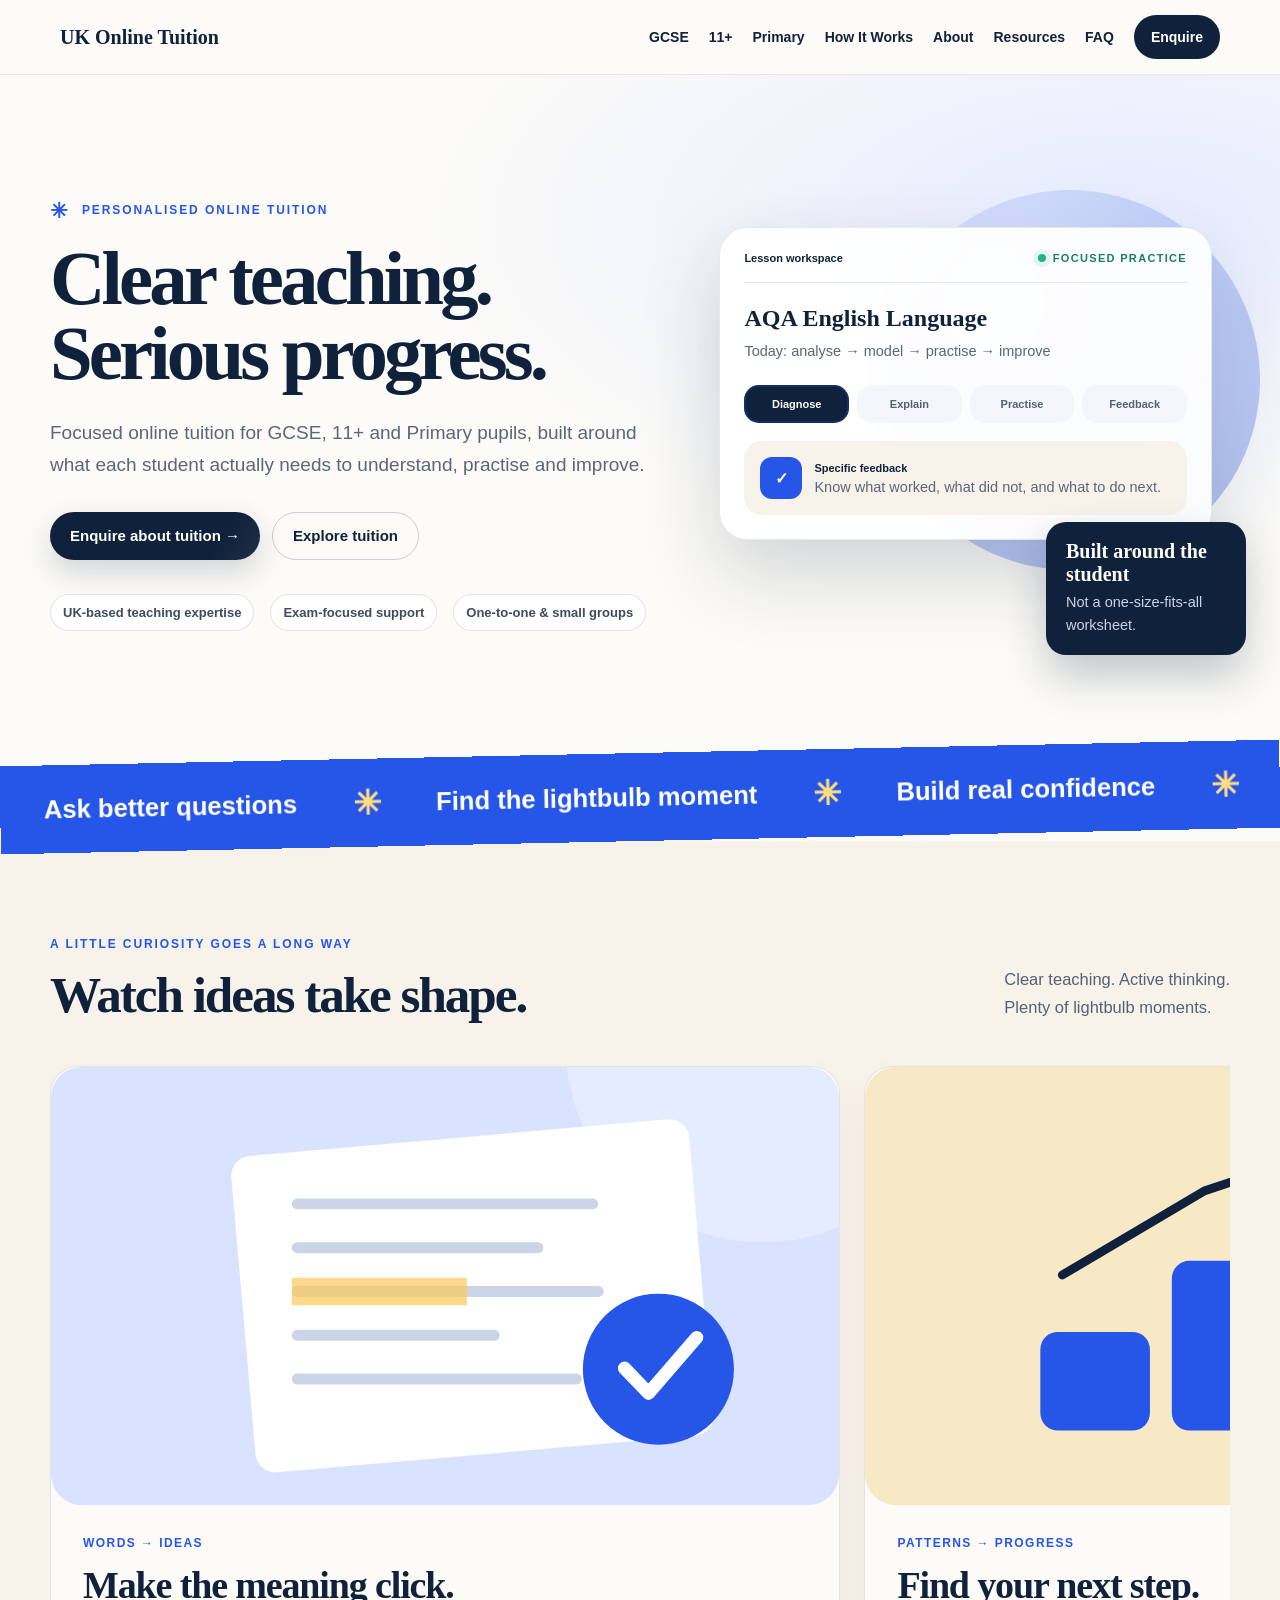
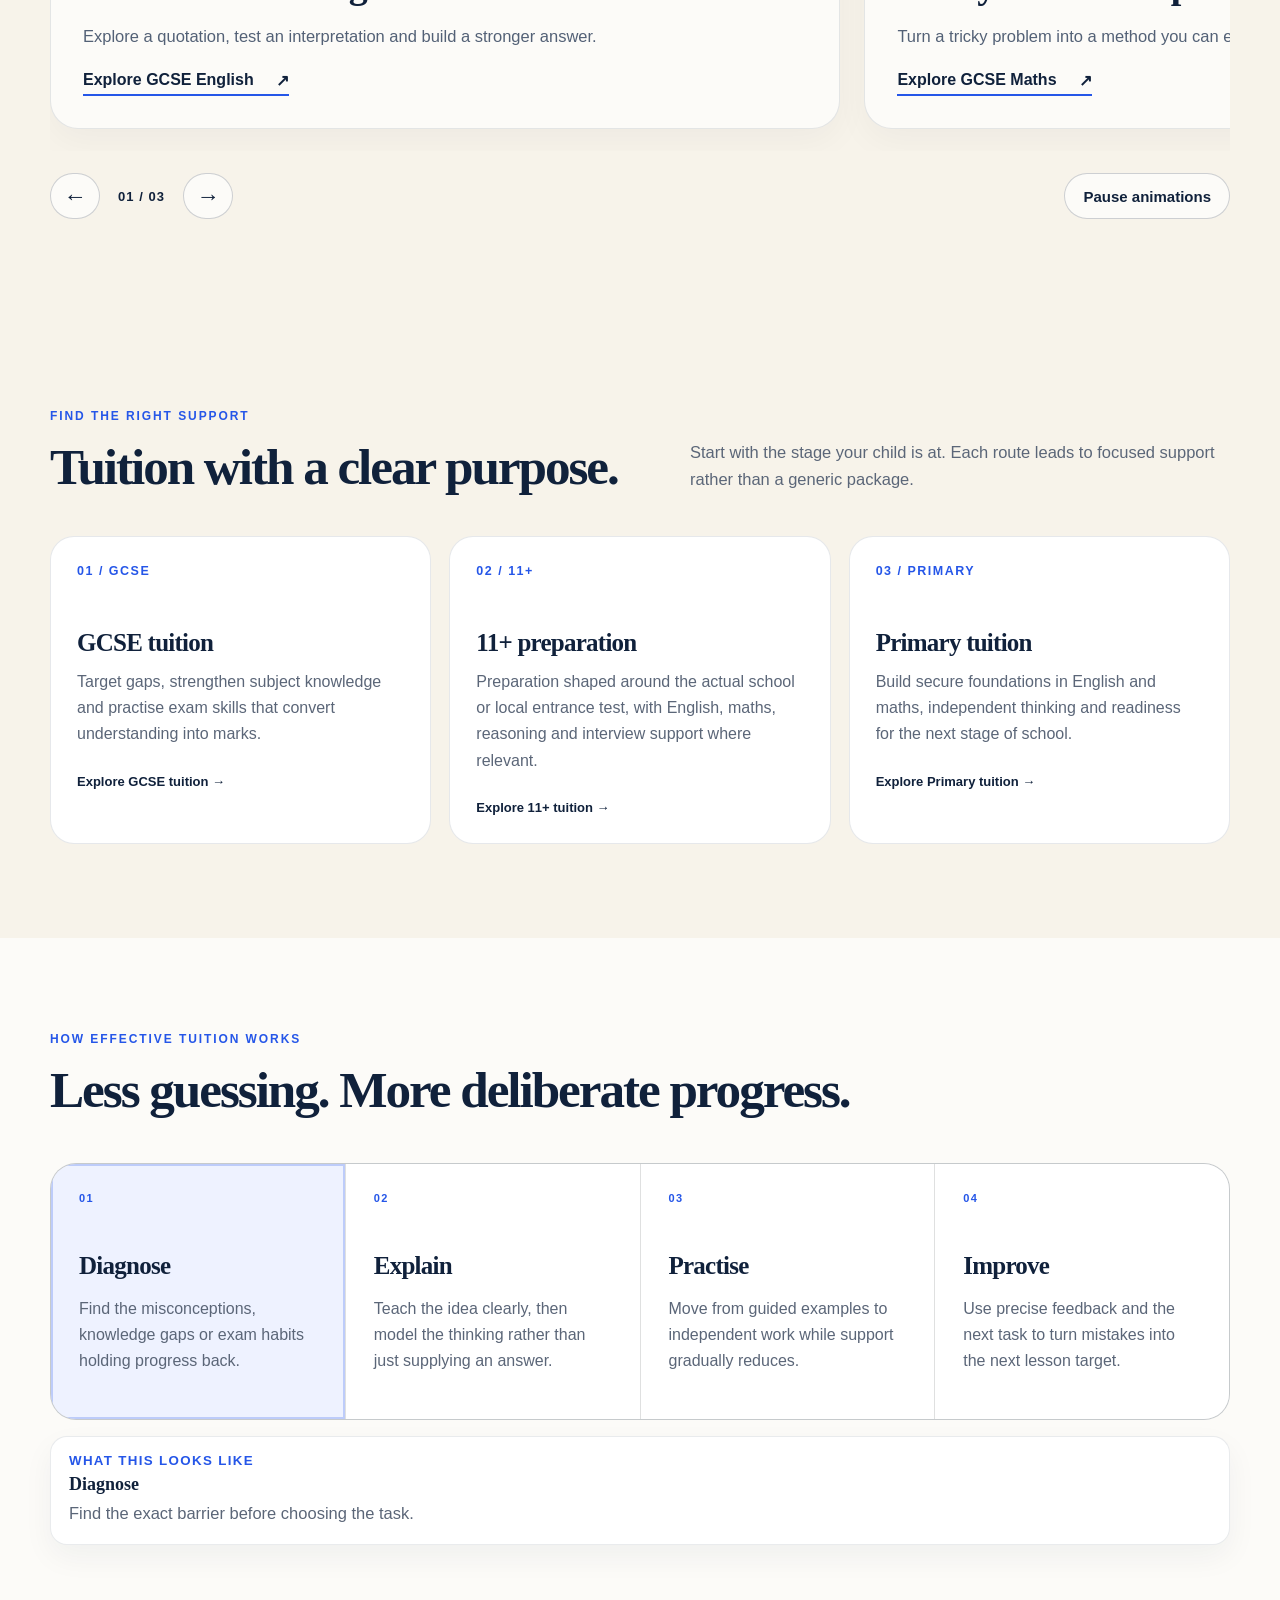
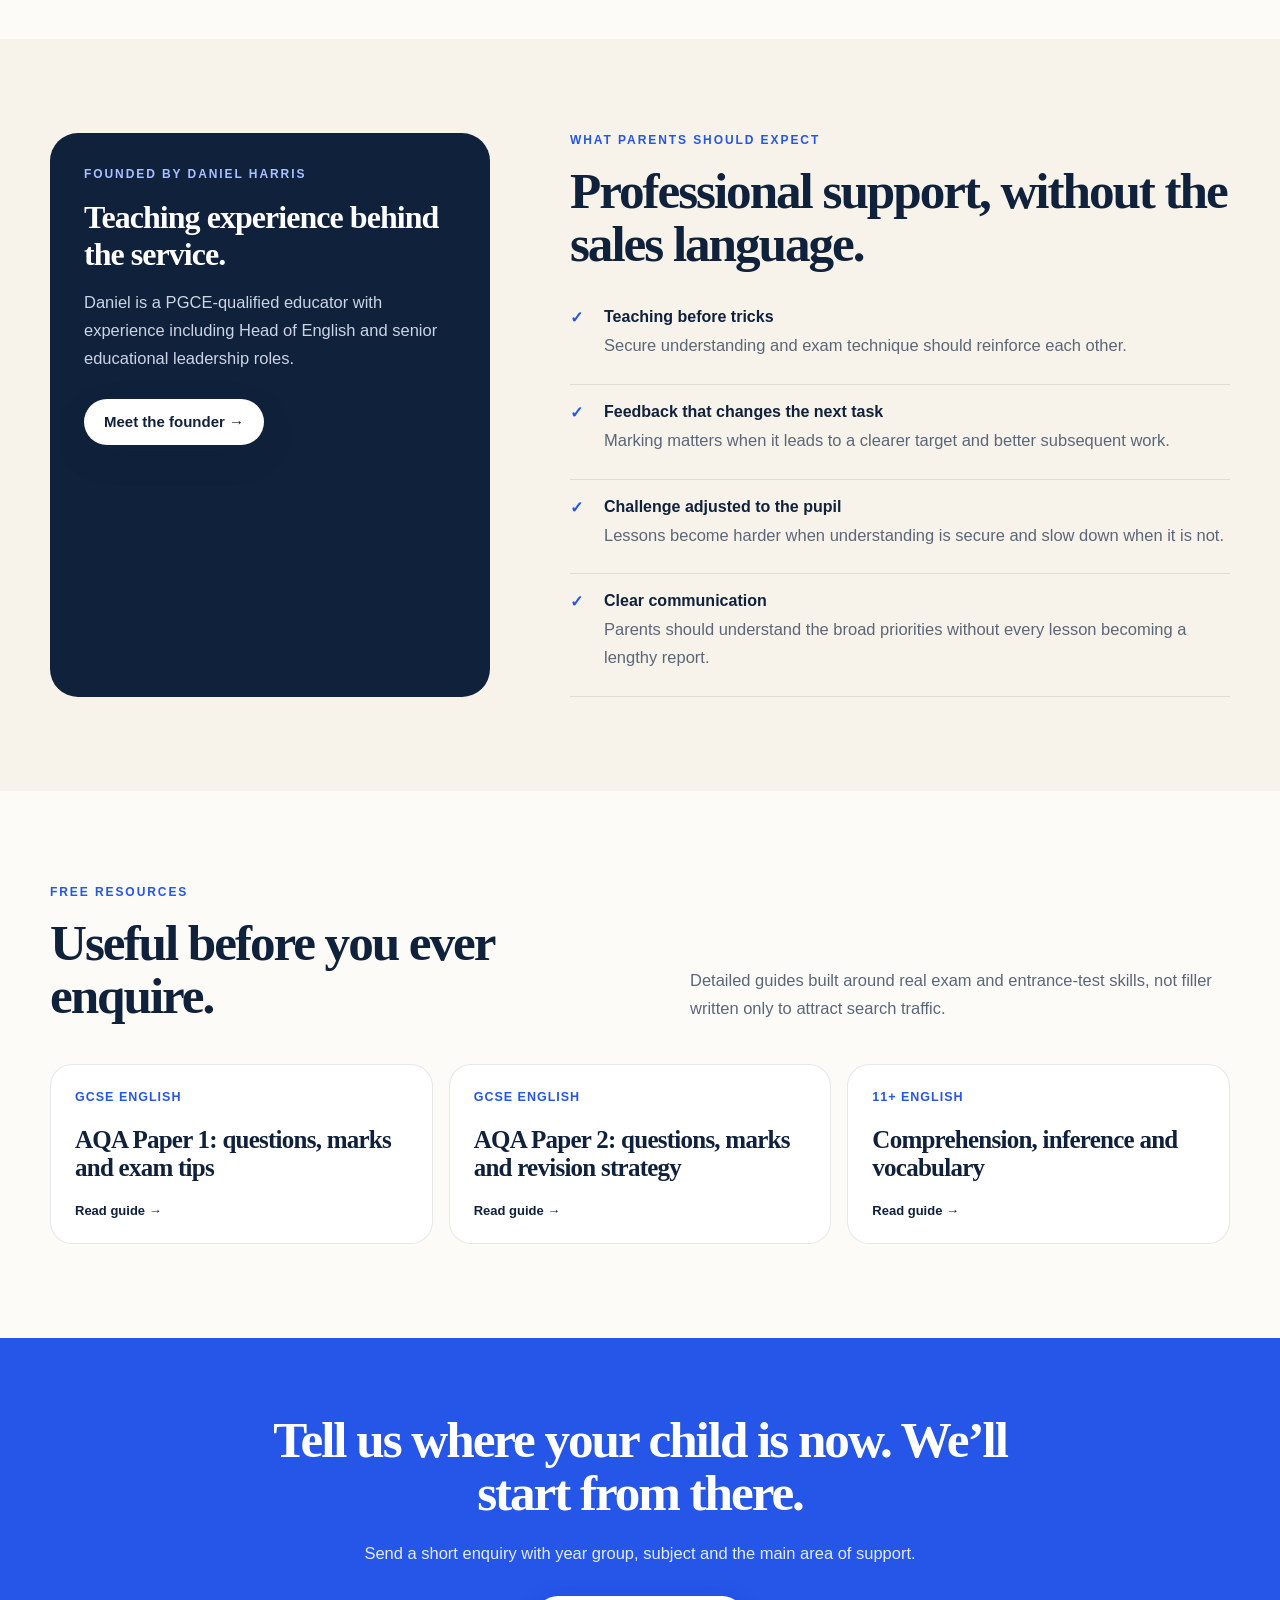
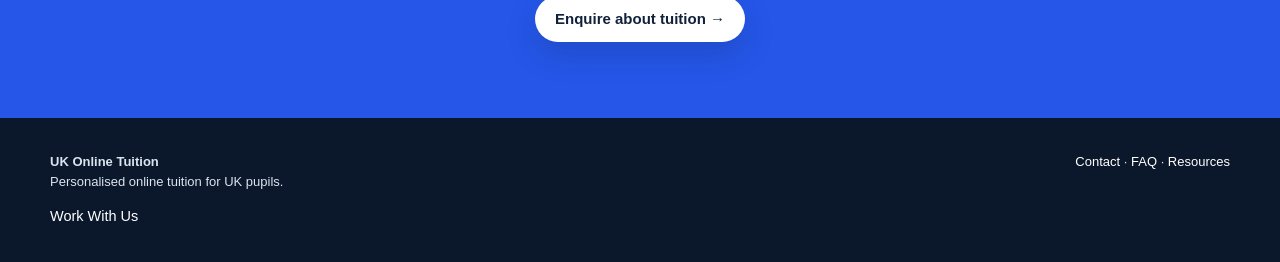
<file: index.html>
<!doctype html><html lang="en-GB"><head>
<meta charset="utf-8"><meta name="viewport" content="width=device-width,initial-scale=1">
<title>Online Tuition UK | GCSE, 11+ & Primary | UK Online Tuition</title><meta name="description" content="Personalised online tuition for UK pupils across GCSE, 11+ and Primary, with clear explanations, deliberate practice and precise next-step feedback.">
<meta name="robots" content="noindex,nofollow">
<link rel="canonical" href="https://www.ukonlinetuition.co.uk/">
<meta property="og:type" content="website"><meta property="og:title" content="Online Tuition UK | GCSE, 11+ & Primary | UK Online Tuition"><meta property="og:description" content="Personalised online tuition for UK pupils across GCSE, 11+ and Primary, with clear explanations, deliberate practice and precise next-step feedback."><meta property="og:url" content="https://www.ukonlinetuition.co.uk/">
<meta name="twitter:card" content="summary"><meta name="twitter:title" content="Online Tuition UK | GCSE, 11+ & Primary | UK Online Tuition"><meta name="twitter:description" content="Personalised online tuition for UK pupils across GCSE, 11+ and Primary, with clear explanations, deliberate practice and precise next-step feedback.">
<meta name="theme-color" content="#10213b">
<script type="application/ld+json">{"@context":"https://schema.org","@type":"EducationalOrganization","name":"UK Online Tuition","url":"https://www.ukonlinetuition.co.uk/","description":"Personalised online tuition for UK pupils across GCSE, 11+ and Primary."}</script>
<link rel="icon" href="./assets/favicon.svg" type="image/svg+xml"><link rel="stylesheet" href="assets/live-design.css"><link rel="stylesheet" href="assets/motion.css"></head><body><a class="draft-skip" href="#main-content">Skip to content</a><nav id="ukot-global-nav" class="ukot-canonical-nav" aria-label="Main navigation"><div class="ukot-canonical-navin"><a class="ukot-canonical-brand" href="index.html">UK Online Tuition</a><button type="button" class="ukot-canonical-toggle" aria-expanded="false" aria-controls="ukot-canonical-links">Menu</button><div id="ukot-canonical-links" class="ukot-canonical-links"><a href="gcse/index.html">GCSE</a><a href="11-plus/index.html">11+</a><a href="primary/index.html">Primary</a><a href="how-it-works/index.html">How It Works</a><a href="about/index.html">About</a><a href="resources/index.html">Resources</a><a href="faq/index.html">FAQ</a><a class="ukot-canonical-enquire" href="contact/index.html">Enquire</a></div></div></nav><div id="ukot-home" data-ui2="1"><main id="main-content"><section class="hero"><div class="wrap grid"><div><div class="ey">Personalised online tuition</div><h1>Clear teaching. Serious progress.</h1><p class="lede">Focused online tuition for GCSE, 11+ and Primary pupils, built around what each student actually needs to understand, practise and improve.</p><div class="actions"><a class="btn" href="contact/index.html">Enquire about tuition →</a><a class="btn alt" href="gcse/index.html">Explore tuition</a></div><div class="proof"><span class="pill">UK-based teaching expertise</span><span class="pill">Exam-focused support</span><span class="pill">One-to-one &amp; small groups</span></div></div><div class="visual"><div class="orb"></div><div class="lesson"><div class="lessonhead"><b>Lesson workspace</b><span class="live"><i class="dot"></i>Focused practice</span></div><div class="topic">AQA English Language</div><div class="small">Today: analyse → model → practise → improve</div><div class="steps" role="group" aria-label="Lesson stages"><div class="step on ukot-click" role="button" tabindex="0" aria-pressed="true">Diagnose</div><div class="step ukot-click" role="button" tabindex="0" aria-pressed="false">Explain</div><div class="step ukot-click" role="button" tabindex="0" aria-pressed="false">Practise</div><div class="step ukot-click" role="button" tabindex="0" aria-pressed="false">Feedback</div></div><div class="feedback"><div class="mark">✓</div><div><b>Specific feedback</b><div class="small">Know what worked, what did not, and what to do next.</div></div></div></div><div class="mini"><b>Built around the student</b><span class="small" style="color:#ccd5e5">Not a one-size-fits-all worksheet.</span></div></div></div></section><div class="motion-ribbon" aria-label="Our teaching approach"><div class="motion-ribbon-track"><span>Ask better questions</span><span aria-hidden="true">✳</span><span>Find the lightbulb moment</span><span aria-hidden="true">✳</span><span>Build real confidence</span><span aria-hidden="true">✳</span><span>Keep moving forward</span></div></div><section class="motion-showcase" aria-labelledby="showcase-title"><div class="wrap"><div class="motion-heading"><div><div class="ey">A little curiosity goes a long way</div><h2 id="showcase-title">Watch ideas take shape.</h2></div><p>Clear teaching. Active thinking.<br>Plenty of lightbulb moments.</p></div><div class="motion-carousel" role="region" aria-roledescription="carousel" aria-label="Illustrated tuition subjects"><div class="motion-track" tabindex="0" aria-label="Swipe or use arrow keys to browse tuition subjects"><article class="motion-slide" aria-label="1 of 3"><img src="assets/showcase-english.svg" width="720" height="400" alt="A highlighted notebook with a blue feedback tick" loading="lazy"><div class="motion-caption"><span>WORDS → IDEAS</span><h3>Make the meaning click.</h3><p>Explore a quotation, test an interpretation and build a stronger answer.</p><a href="gcse/index.html">Explore GCSE English <span aria-hidden="true">↗</span></a></div></article><article class="motion-slide" aria-label="2 of 3"><img src="assets/showcase-maths.svg" width="720" height="400" alt="Blue stepping blocks and a maths symbol" loading="lazy"><div class="motion-caption"><span>PATTERNS → PROGRESS</span><h3>Find your next step.</h3><p>Turn a tricky problem into a method you can explain and use.</p><a href="gcse/index.html">Explore GCSE Maths <span aria-hidden="true">↗</span></a></div></article><article class="motion-slide" aria-label="3 of 3"><img src="assets/showcase-primary.svg" width="720" height="400" alt="An illustrated rocket surrounded by stars" loading="lazy"><div class="motion-caption"><span>CURIOSITY → CONFIDENCE</span><h3>Small steps. Big discoveries.</h3><p>Build secure foundations through clear explanations and purposeful practice.</p><a href="primary/index.html">Explore Primary tuition <span aria-hidden="true">↗</span></a></div></article></div><div class="motion-controls"><div class="motion-arrows"><button type="button" data-slide="-1" aria-label="Previous subject">←</button><span id="slide-position" aria-live="polite">01 / 03</span><button type="button" data-slide="1" aria-label="Next subject">→</button></div><button type="button" id="motion-toggle" aria-pressed="false">Pause animations</button></div></div></div></section><section class="section cream"><div class="wrap"><div class="intro"><div><div class="ey">Find the right support</div><h2>Tuition with a clear purpose.</h2></div><p>Start with the stage your child is at. Each route leads to focused support rather than a generic package.</p></div><div class="cards"><a class="card" href="gcse/index.html"><div class="num">01 / GCSE</div><h3>GCSE tuition</h3><p>Target gaps, strengthen subject knowledge and practise exam skills that convert understanding into marks.</p><span class="arrow">Explore GCSE tuition →</span></a><a class="card" href="11-plus/index.html"><div class="num">02 / 11+</div><h3>11+ preparation</h3><p>Preparation shaped around the actual school or local entrance test, with English, maths, reasoning and interview support where relevant.</p><span class="arrow">Explore 11+ tuition →</span></a><a class="card" href="primary/index.html"><div class="num">03 / PRIMARY</div><h3>Primary tuition</h3><p>Build secure foundations in English and maths, independent thinking and readiness for the next stage of school.</p><span class="arrow">Explore Primary tuition →</span></a></div></div></section><section class="section"><div class="wrap"><div class="ey">How effective tuition works</div><h2>Less guessing. More deliberate progress.</h2><div class="process" role="group" aria-label="How effective tuition works"><div class="proc ukot-click" role="button" tabindex="0" aria-pressed="true"><span>01</span><h3>Diagnose</h3><p>Find the misconceptions, knowledge gaps or exam habits holding progress back.</p></div><div class="proc ukot-click" role="button" tabindex="0" aria-pressed="false"><span>02</span><h3>Explain</h3><p>Teach the idea clearly, then model the thinking rather than just supplying an answer.</p></div><div class="proc ukot-click" role="button" tabindex="0" aria-pressed="false"><span>03</span><h3>Practise</h3><p>Move from guided examples to independent work while support gradually reduces.</p></div><div class="proc ukot-click" role="button" tabindex="0" aria-pressed="false"><span>04</span><h3>Improve</h3><p>Use precise feedback and the next task to turn mistakes into the next lesson target.</p></div></div><div class="ukot-dyn" aria-live="polite"><small>What this looks like</small><b>Diagnose</b><p>Find the exact barrier before choosing the task.</p></div></div></section><section class="section cream"><div class="wrap trust"><div class="cred"><div class="ey">Founded by Daniel Harris</div><h3>Teaching experience behind the service.</h3><p>Daniel is a PGCE-qualified educator with experience including Head of English and senior educational leadership roles.</p><a class="btn" style="background:#fff;color:#10213b!important;margin-top:10px" href="about/index.html">Meet the founder →</a></div><div><div class="ey">What parents should expect</div><h2>Professional support, without the sales language.</h2><div class="ticks" style="margin-top:38px"><div class="tick"><b>Teaching before tricks</b><p>Secure understanding and exam technique should reinforce each other.</p></div><div class="tick"><b>Feedback that changes the next task</b><p>Marking matters when it leads to a clearer target and better subsequent work.</p></div><div class="tick"><b>Challenge adjusted to the pupil</b><p>Lessons become harder when understanding is secure and slow down when it is not.</p></div><div class="tick"><b>Clear communication</b><p>Parents should understand the broad priorities without every lesson becoming a lengthy report.</p></div></div></div></div></section><section class="section"><div class="wrap"><div class="intro"><div><div class="ey">Free resources</div><h2>Useful before you ever enquire.</h2></div><p>Detailed guides built around real exam and entrance-test skills, not filler written only to attract search traffic.</p></div><div class="resources"><a class="res" href="https://www.ukonlinetuition.co.uk/post/aqa-gcse-english-language-paper-1"><small>GCSE English</small><h3>AQA Paper 1: questions, marks and exam tips</h3><span class="arrow">Read guide →</span></a><a class="res" href="https://www.ukonlinetuition.co.uk/post/aqa-gcse-english-language-paper-2"><small>GCSE English</small><h3>AQA Paper 2: questions, marks and revision strategy</h3><span class="arrow">Read guide →</span></a><a class="res" href="https://www.ukonlinetuition.co.uk/post/11-plus-english-comprehension-inference-vocabulary"><small>11+ English</small><h3>Comprehension, inference and vocabulary</h3><span class="arrow">Read guide →</span></a></div></div></section><section class="cta"><div class="wrap"><h2>Tell us where your child is now. We’ll start from there.</h2><p>Send a short enquiry with year group, subject and the main area of support.</p><a class="btn" href="contact/index.html">Enquire about tuition →</a></div></section></main><footer class="foot"><div class="wrap footin"><div><b>UK Online Tuition</b><br>Personalised online tuition for UK pupils.</div><div><a href="contact/index.html">Contact</a> · <a href="faq/index.html">FAQ</a> · <a href="resources/index.html">Resources</a></div></div><div class="wrap draft-work-link"><a href="work-with-us/index.html">Work With Us</a></div></footer></div><script src="assets/main.js" defer></script><script src="assets/live-design.js" defer></script><script src="assets/motion.js" defer></script></body></html>
</file>
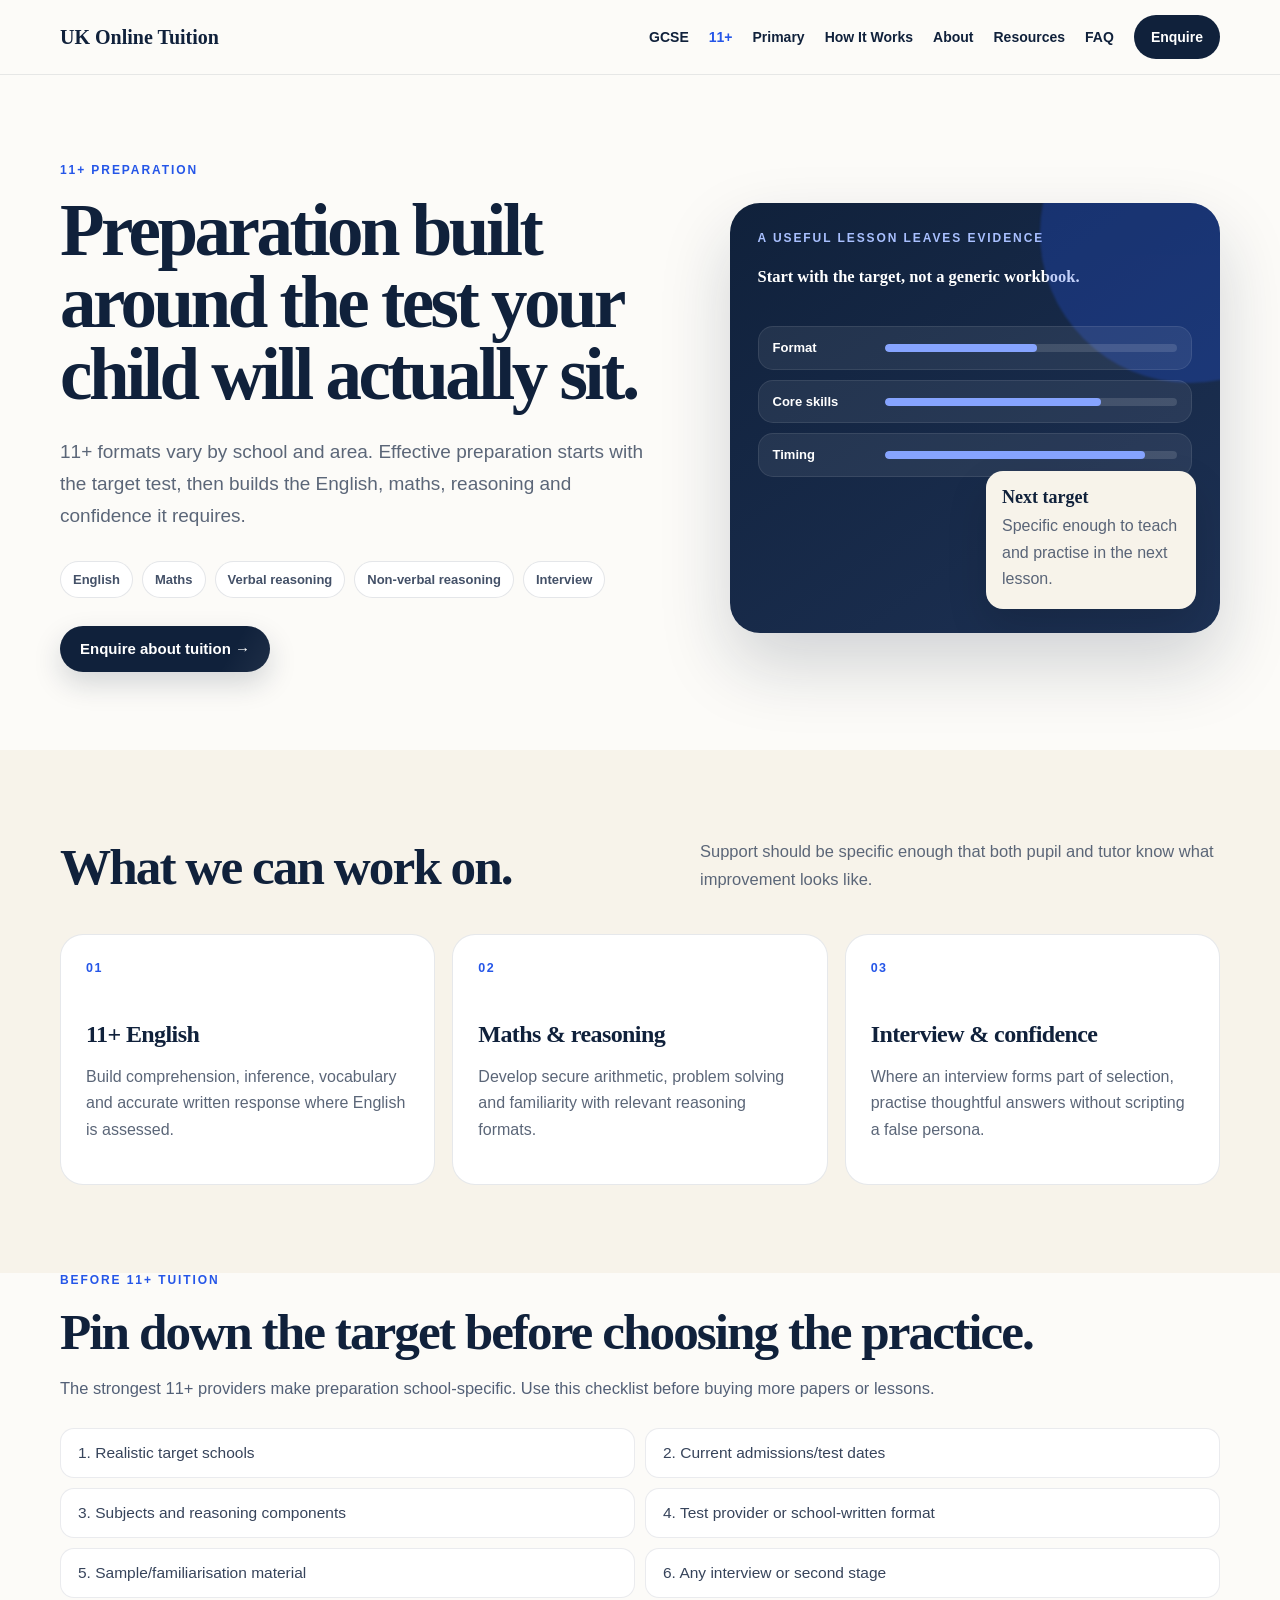
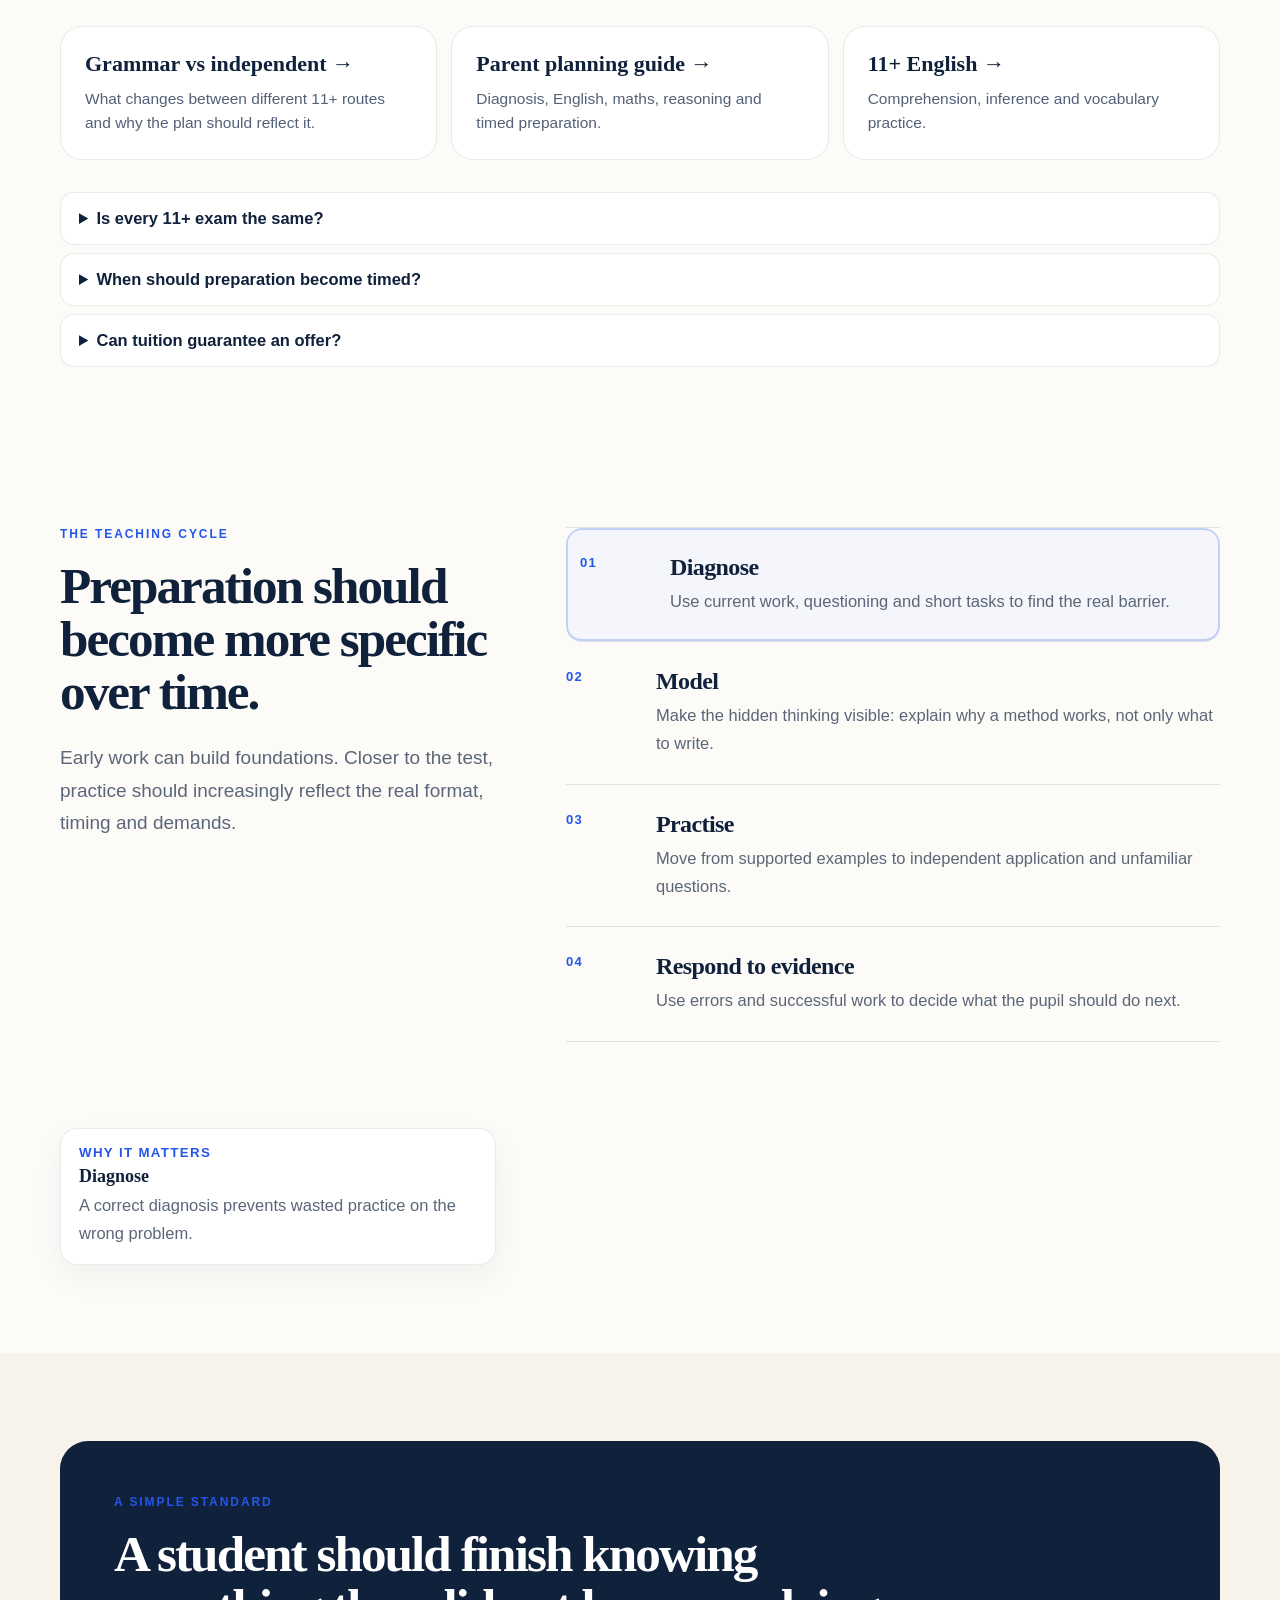
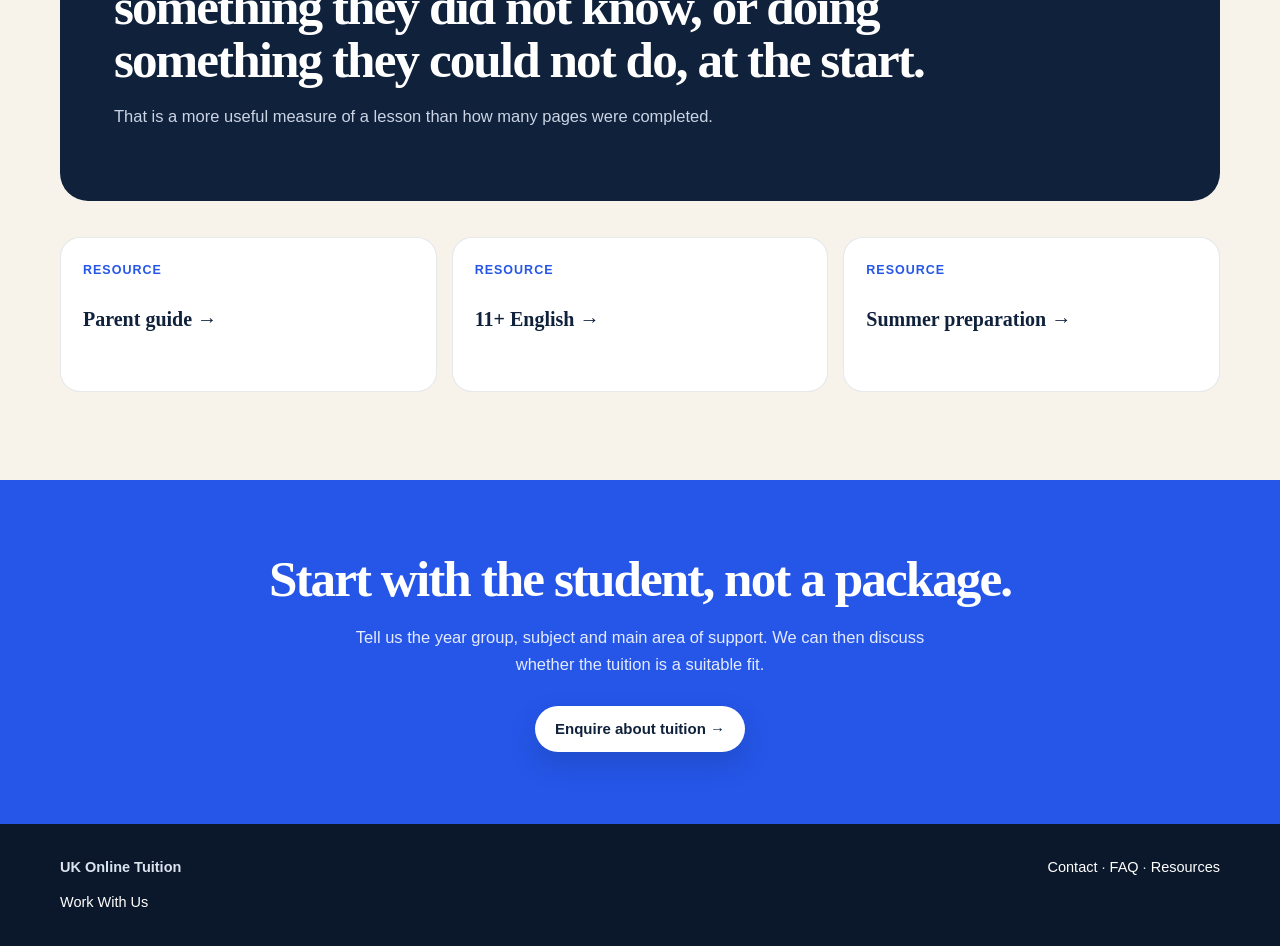
<file: 11-plus/index.html>
<!doctype html><html lang="en-GB"><head>
<meta charset="utf-8"><meta name="viewport" content="width=device-width,initial-scale=1">
<title>11+ & Entrance Exam Online Tuition | UK Online Tuition</title><meta name="description" content="Personalised 11+ and entrance exam tuition focused on comprehension, writing, reasoning and independent thinking for selective-school preparation.">
<meta name="robots" content="noindex,nofollow"><link rel="canonical" href="https://www.ukonlinetuition.co.uk/11-plus/"><meta property="og:type" content="website"><meta property="og:title" content="11+ & Entrance Exam Online Tuition | UK Online Tuition"><meta property="og:description" content="Personalised 11+ and entrance exam tuition focused on comprehension, writing, reasoning and independent thinking for selective-school preparation."><meta property="og:url" content="https://www.ukonlinetuition.co.uk/11-plus/"><meta name="twitter:card" content="summary"><meta name="twitter:title" content="11+ & Entrance Exam Online Tuition | UK Online Tuition"><meta name="twitter:description" content="Personalised 11+ and entrance exam tuition focused on comprehension, writing, reasoning and independent thinking for selective-school preparation."><meta name="theme-color" content="#10213b"><link rel="icon" href="../assets/favicon.svg" type="image/svg+xml"><link rel="stylesheet" href="../assets/live-design.css"><link rel="stylesheet" href="../assets/motion.css"></head><body><a class="draft-skip" href="#main-content">Skip to content</a><nav id="ukot-global-nav" class="ukot-canonical-nav" aria-label="Main navigation"><div class="ukot-canonical-navin"><a class="ukot-canonical-brand" href="../index.html">UK Online Tuition</a><button type="button" class="ukot-canonical-toggle" aria-expanded="false" aria-controls="ukot-canonical-links">Menu</button><div id="ukot-canonical-links" class="ukot-canonical-links"><a href="../gcse/index.html">GCSE</a><a href="index.html">11+</a><a href="../primary/index.html">Primary</a><a href="../how-it-works/index.html">How It Works</a><a href="../about/index.html">About</a><a href="../resources/index.html">Resources</a><a href="../faq/index.html">FAQ</a><a class="ukot-canonical-enquire" href="../contact/index.html">Enquire</a></div></div></nav><div id="ukot-service"><main id="main-content"><section class="hero"><div class="wrap heroGrid"><div><div class="ey">11+ preparation</div><h1>Preparation built around the test your child will actually sit.</h1><p class="lede">11+ formats vary by school and area. Effective preparation starts with the target test, then builds the English, maths, reasoning and confidence it requires.</p><div class="chips"><span class="chip">English</span><span class="chip">Maths</span><span class="chip">Verbal reasoning</span><span class="chip">Non-verbal reasoning</span><span class="chip">Interview</span></div><a class="btn" href="../contact/index.html">Enquire about tuition →</a></div><div class="visual"><div class="ey">A useful lesson leaves evidence</div><p class="visual-title">Start with the target, not a generic workbook.</p><div class="matrix"><div class="row"><b>Format</b><div class="bar"><i class="w1"></i></div></div><div class="row"><b>Core skills</b><div class="bar"><i class="w2"></i></div></div><div class="row"><b>Timing</b><div class="bar"><i class="w3"></i></div></div></div><div class="note"><b>Next target</b><p>Specific enough to teach and practise in the next lesson.</p></div></div></div></section><section class="section cream"><div class="wrap"><div class="headrow"><h2>What we can work on.</h2><p>Support should be specific enough that both pupil and tutor know what improvement looks like.</p></div><div class="cards"><div class="card"><div class="k">01</div><h3>11+ English</h3><p>Build comprehension, inference, vocabulary and accurate written response where English is assessed.</p></div><div class="card"><div class="k">02</div><h3>Maths &amp; reasoning</h3><p>Develop secure arithmetic, problem solving and familiarity with relevant reasoning formats.</p></div><div class="card"><div class="k">03</div><h3>Interview &amp; confidence</h3><p>Where an interview forms part of selection, practise thoughtful answers without scripting a false persona.</p></div></div></div></section><section class="ukot-deep"><div class="ey">Before 11+ tuition</div><h2>Pin down the target before choosing the practice.</h2><p>The strongest 11+ providers make preparation school-specific. Use this checklist before buying more papers or lessons.</p><div class="ukot-check"><div>1. Realistic target schools</div><div>2. Current admissions/test dates</div><div>3. Subjects and reasoning components</div><div>4. Test provider or school-written format</div><div>5. Sample/familiarisation material</div><div>6. Any interview or second stage</div></div><div class="ukot-deep-grid"><a class="ukot-deep-card" href="https://www.ukonlinetuition.co.uk/post/11-plus-grammar-independent-school-preparation"><b>Grammar vs independent →</b><span>What changes between different 11+ routes and why the plan should reflect it.</span></a><a class="ukot-deep-card" href="https://www.ukonlinetuition.co.uk/post/11-plus-online-tuition-parent-guide"><b>Parent planning guide →</b><span>Diagnosis, English, maths, reasoning and timed preparation.</span></a><a class="ukot-deep-card" href="https://www.ukonlinetuition.co.uk/post/11-plus-english-comprehension-inference-vocabulary"><b>11+ English →</b><span>Comprehension, inference and vocabulary practice.</span></a></div><div class="ukot-mini-faq"><details><summary>Is every 11+ exam the same?</summary><p>No. The format can vary by area, consortium and school. Current official admissions information should determine the plan.</p></details><details><summary>When should preparation become timed?</summary><p>Once core skills are reasonably secure, timed and format-specific practice becomes more useful. Doing timed papers too early can simply rehearse the same gaps.</p></details><details><summary>Can tuition guarantee an offer?</summary><p>No responsible tutor can guarantee a selective-school place. Tuition can improve preparation, knowledge, familiarity and confidence; admissions outcomes depend on the assessment and wider process.</p></details></div></section><section class="section"><div class="wrap method" data-ui2="1"><div class="sticky"><div class="ey">The teaching cycle</div><h2>Preparation should become more specific over time.</h2><p class="lede">Early work can build foundations. Closer to the test, practice should increasingly reflect the real format, timing and demands.</p></div><div class="steps" role="group" aria-label="Teaching cycle"><div class="step ukot-click" role="button" tabindex="0" aria-pressed="true"><span>01</span><div><h3>Diagnose</h3><p>Use current work, questioning and short tasks to find the real barrier.</p></div></div><div class="step ukot-click" role="button" tabindex="0" aria-pressed="false"><span>02</span><div><h3>Model</h3><p>Make the hidden thinking visible: explain why a method works, not only what to write.</p></div></div><div class="step ukot-click" role="button" tabindex="0" aria-pressed="false"><span>03</span><div><h3>Practise</h3><p>Move from supported examples to independent application and unfamiliar questions.</p></div></div><div class="step ukot-click" role="button" tabindex="0" aria-pressed="false"><span>04</span><div><h3>Respond to evidence</h3><p>Use errors and successful work to decide what the pupil should do next.</p></div></div></div><div class="ukot-dyn" aria-live="polite"><small>Why it matters</small><b>Diagnose</b><p>A correct diagnosis prevents wasted practice on the wrong problem.</p></div></div></section><section class="section cream"><div class="wrap"><div class="quote"><div class="ey">A simple standard</div><h2>A student should finish knowing something they did not know, or doing something they could not do, at the start.</h2><p>That is a more useful measure of a lesson than how many pages were completed.</p></div><div class="resource"><a class="res" href="https://www.ukonlinetuition.co.uk/post/11-plus-online-tuition-parent-guide"><small>Resource</small><b>Parent guide →</b></a><a class="res" href="https://www.ukonlinetuition.co.uk/post/11-plus-english-comprehension-inference-vocabulary"><small>Resource</small><b>11+ English →</b></a><a class="res" href="https://www.ukonlinetuition.co.uk/post/11-plus-summer-preparation-year-5"><small>Resource</small><b>Summer preparation →</b></a></div></div></section><section class="cta"><div class="wrap"><h2>Start with the student, not a package.</h2><p>Tell us the year group, subject and main area of support. We can then discuss whether the tuition is a suitable fit.</p><a class="btn" href="../contact/index.html">Enquire about tuition →</a></div></section></main><footer><div class="wrap foot"><div><b>UK Online Tuition</b></div><div><a href="../contact/index.html">Contact</a> · <a href="../faq/index.html">FAQ</a> · <a href="../resources/index.html">Resources</a></div></div><div class="wrap draft-work-link"><a href="../work-with-us/index.html">Work With Us</a></div></footer></div><script src="../assets/main.js" defer></script><script src="../assets/live-design.js" defer></script><script src="../assets/motion.js" defer></script></body></html>
</file>
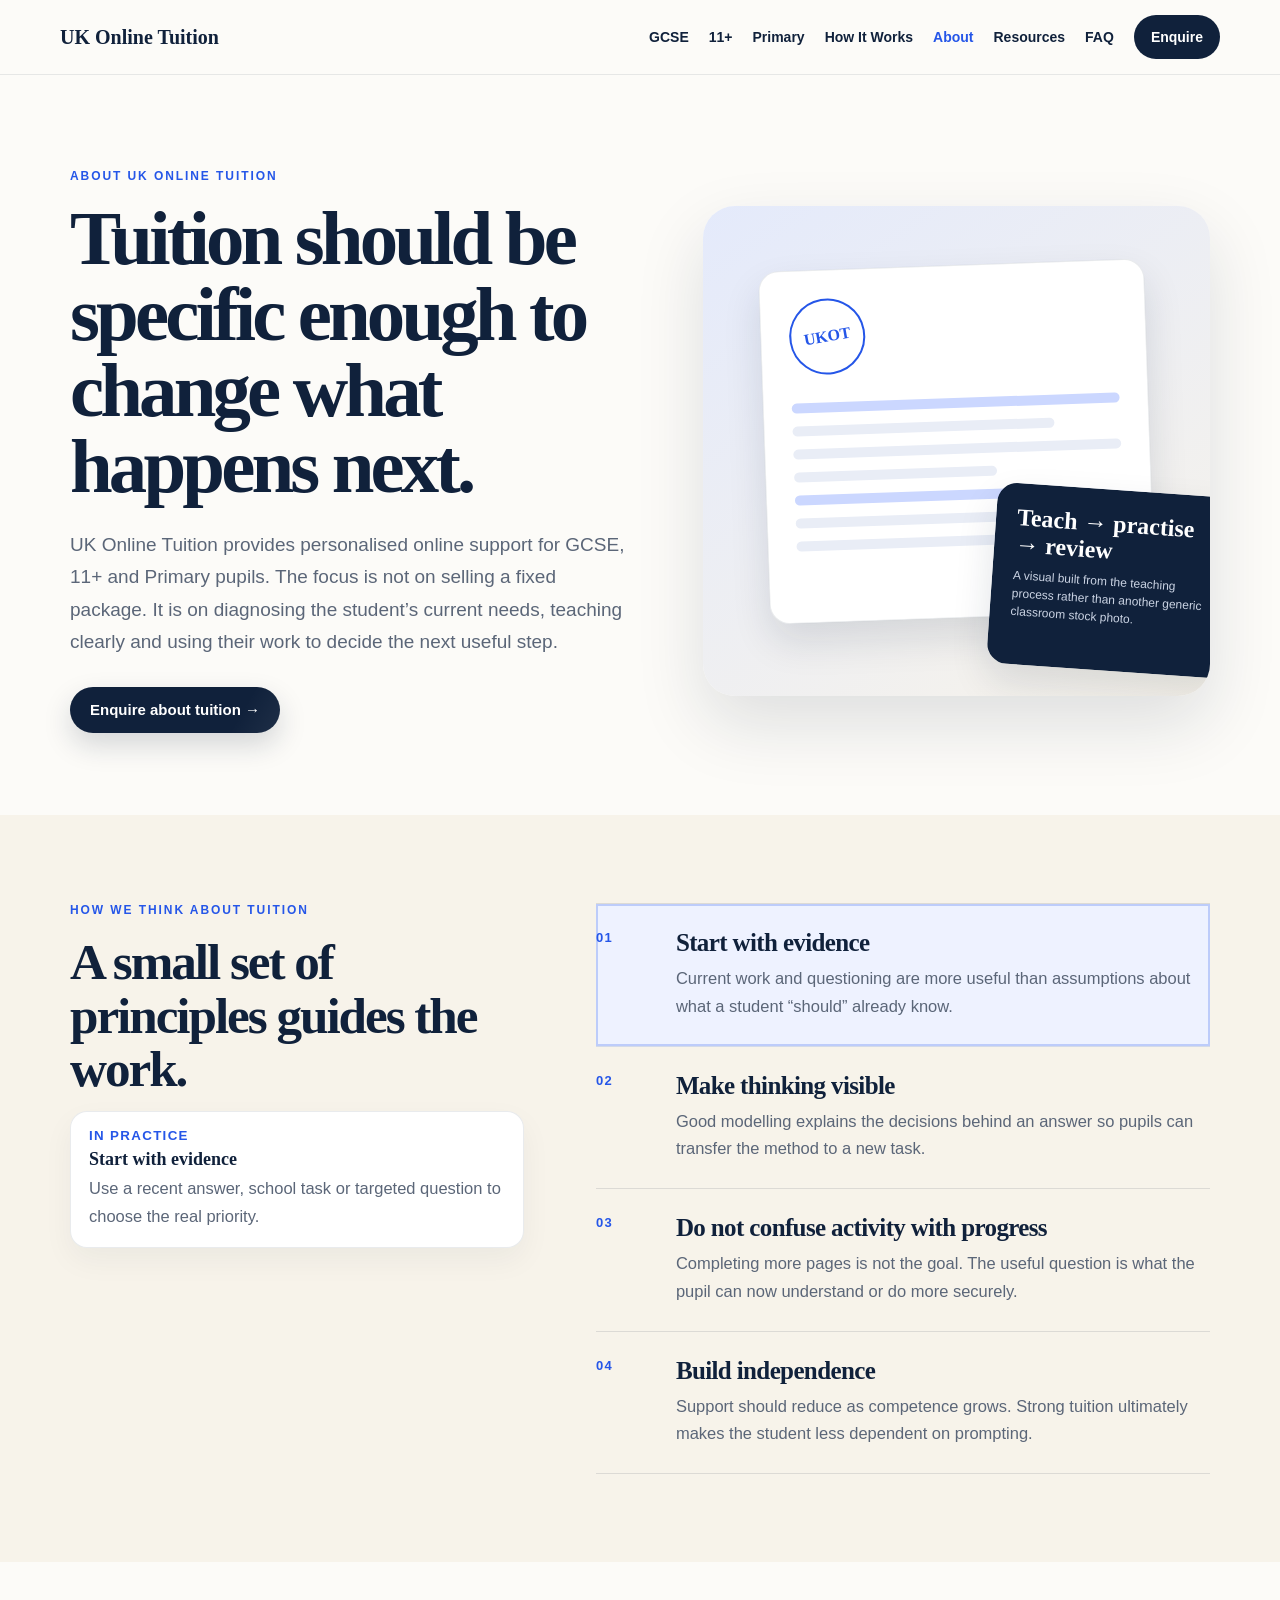
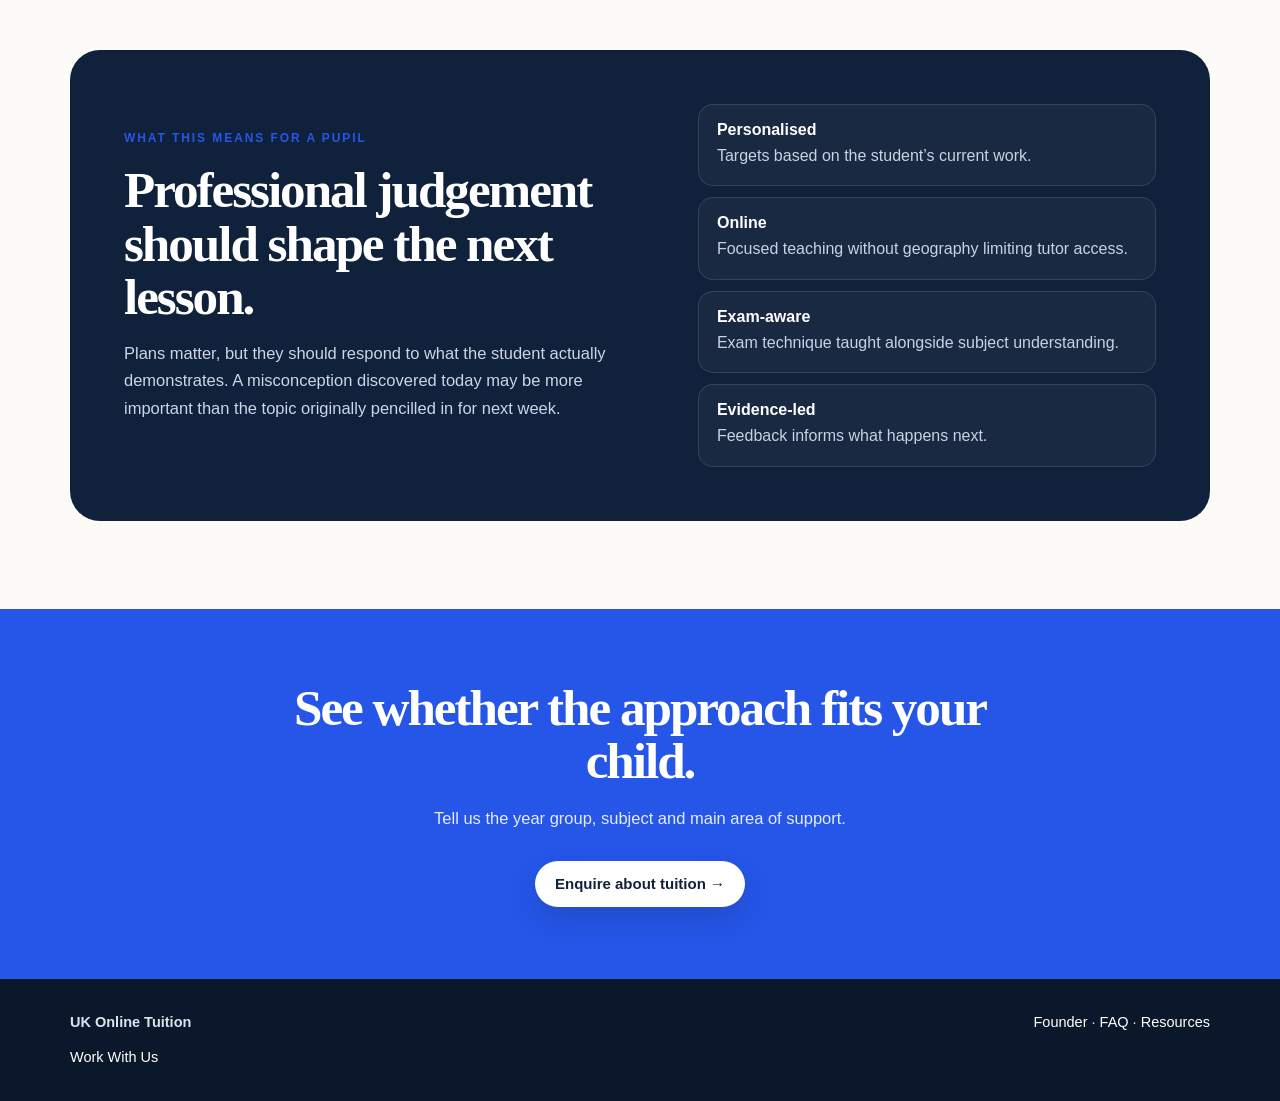
<file: about/index.html>
<!doctype html><html lang="en-GB"><head>
<meta charset="utf-8"><meta name="viewport" content="width=device-width,initial-scale=1">
<title>About Daniel Harris | UK Online Tuition</title><meta name="description" content="Meet Daniel Harris, an experienced English tutor, former Head of English and Assistant Head of Sixth Form, and founder of UK Online Tuition.">
<meta name="robots" content="noindex,nofollow">
<link rel="canonical" href="https://www.ukonlinetuition.co.uk/about/">
<meta property="og:type" content="website"><meta property="og:title" content="About Daniel Harris | UK Online Tuition"><meta property="og:description" content="Meet Daniel Harris, an experienced English tutor, former Head of English and Assistant Head of Sixth Form, and founder of UK Online Tuition."><meta property="og:url" content="https://www.ukonlinetuition.co.uk/about/">
<meta name="twitter:card" content="summary"><meta name="twitter:title" content="About Daniel Harris | UK Online Tuition"><meta name="twitter:description" content="Meet Daniel Harris, an experienced English tutor, former Head of English and Assistant Head of Sixth Form, and founder of UK Online Tuition.">
<meta name="theme-color" content="#10213b">
<script type="application/ld+json">{"@context":"https://schema.org","@type":"EducationalOrganization","name":"UK Online Tuition","url":"https://www.ukonlinetuition.co.uk/","description":"Personalised online tuition for UK pupils across GCSE, 11+ and Primary."}</script>
<link rel="icon" href="../assets/favicon.svg" type="image/svg+xml"><link rel="stylesheet" href="../assets/live-design.css"><link rel="stylesheet" href="../assets/motion.css"></head><body><a class="draft-skip" href="#main-content">Skip to content</a><nav id="ukot-global-nav" class="ukot-canonical-nav" aria-label="Main navigation"><div class="ukot-canonical-navin"><a class="ukot-canonical-brand" href="../index.html">UK Online Tuition</a><button type="button" class="ukot-canonical-toggle" aria-expanded="false" aria-controls="ukot-canonical-links">Menu</button><div id="ukot-canonical-links" class="ukot-canonical-links"><a href="../gcse/index.html">GCSE</a><a href="../11-plus/index.html">11+</a><a href="../primary/index.html">Primary</a><a href="../how-it-works/index.html">How It Works</a><a href="index.html">About</a><a href="../resources/index.html">Resources</a><a href="../faq/index.html">FAQ</a><a class="ukot-canonical-enquire" href="../contact/index.html">Enquire</a></div></div></nav><div id="ukot-about" data-ui2="1"><main id="main-content"><section class="hero"><div class="wrap grid"><div><div class="ey">About UK Online Tuition</div><h1>Tuition should be specific enough to change what happens next.</h1><p class="lede">UK Online Tuition provides personalised online support for GCSE, 11+ and Primary pupils. The focus is not on selling a fixed package. It is on diagnosing the student’s current needs, teaching clearly and using their work to decide the next useful step.</p><a class="btn" href="../contact/index.html">Enquire about tuition →</a></div><div class="portrait"><div class="paper p1"><div class="stamp">UKOT</div><div class="line blue"></div><div class="line m"></div><div class="line"></div><div class="line s"></div><div class="line blue m"></div><div class="line"></div><div class="line s"></div></div><div class="paper p2"><b>Teach → practise → review</b><span>A visual built from the teaching process rather than another generic classroom stock photo.</span></div></div></div></section><section class="section cream"><div class="wrap split"><div class="sticky"><div class="ey">How we think about tuition</div><h2>A small set of principles guides the work.</h2><div class="ukot-dyn" aria-live="polite"><small>In practice</small><b>Start with evidence</b><p>Use a recent answer, school task or targeted question to choose the real priority.</p></div></div><div class="principles" role="group" aria-label="Tuition principles"><div class="principle ukot-click" role="button" tabindex="0" aria-pressed="true"><span>01</span><div><h3>Start with evidence</h3><p>Current work and questioning are more useful than assumptions about what a student “should” already know.</p></div></div><div class="principle ukot-click" role="button" tabindex="0" aria-pressed="false"><span>02</span><div><h3>Make thinking visible</h3><p>Good modelling explains the decisions behind an answer so pupils can transfer the method to a new task.</p></div></div><div class="principle ukot-click" role="button" tabindex="0" aria-pressed="false"><span>03</span><div><h3>Do not confuse activity with progress</h3><p>Completing more pages is not the goal. The useful question is what the pupil can now understand or do more securely.</p></div></div><div class="principle ukot-click" role="button" tabindex="0" aria-pressed="false"><span>04</span><div><h3>Build independence</h3><p>Support should reduce as competence grows. Strong tuition ultimately makes the student less dependent on prompting.</p></div></div></div></div></section><section class="section"><div class="wrap panel"><div><div class="ey">What this means for a pupil</div><h2>Professional judgement should shape the next lesson.</h2><p>Plans matter, but they should respond to what the student actually demonstrates. A misconception discovered today may be more important than the topic originally pencilled in for next week.</p></div><div class="facts"><div class="fact"><b>Personalised</b><span>Targets based on the student’s current work.</span></div><div class="fact"><b>Online</b><span>Focused teaching without geography limiting tutor access.</span></div><div class="fact"><b>Exam-aware</b><span>Exam technique taught alongside subject understanding.</span></div><div class="fact"><b>Evidence-led</b><span>Feedback informs what happens next.</span></div></div></div></section><section class="cta"><div class="wrap"><h2>See whether the approach fits your child.</h2><p>Tell us the year group, subject and main area of support.</p><a class="btn" href="../contact/index.html">Enquire about tuition →</a></div></section></main><footer><div class="wrap foot"><div><b>UK Online Tuition</b></div><div><a href="index.html">Founder</a> · <a href="../faq/index.html">FAQ</a> · <a href="../resources/index.html">Resources</a></div></div><div class="wrap draft-work-link"><a href="../work-with-us/index.html">Work With Us</a></div></footer></div><script src="../assets/main.js" defer></script><script src="../assets/live-design.js" defer></script><script src="../assets/motion.js" defer></script></body></html>
</file>
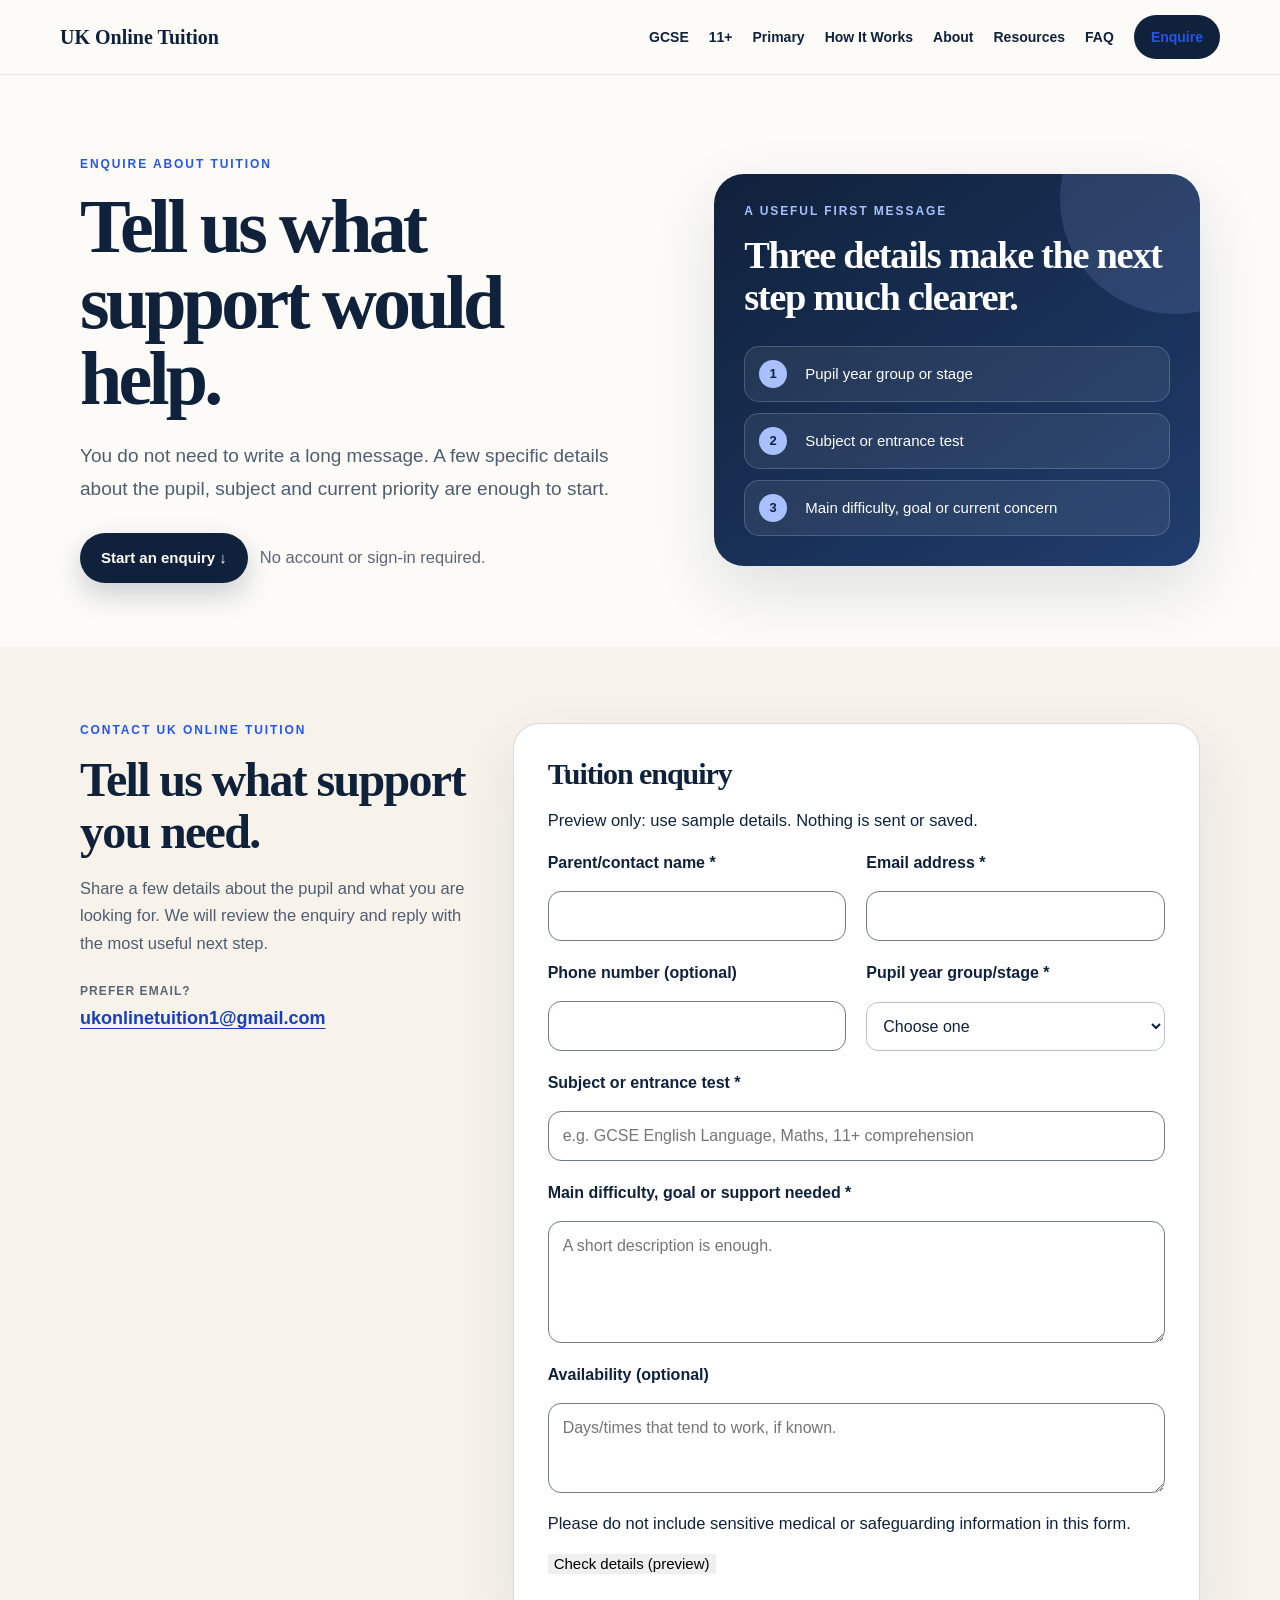
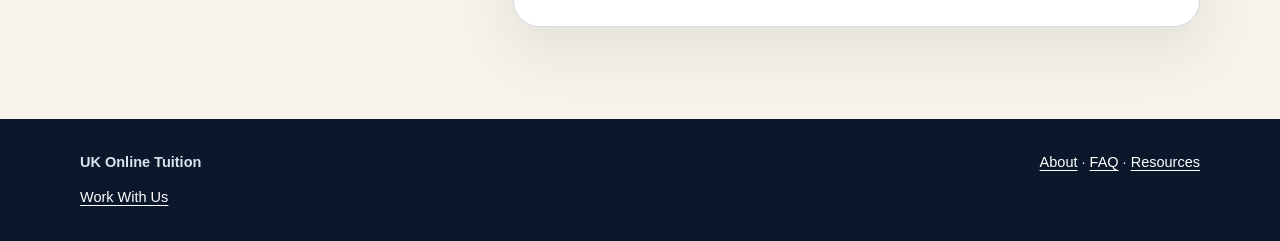
<file: contact/index.html>
<!doctype html><html lang="en-GB"><head>
<meta charset="utf-8"><meta name="viewport" content="width=device-width,initial-scale=1">
<title>Contact & Enquire | UK Online Tuition</title><meta name="description" content="Enquire about personalised online tuition for GCSE, 11+, entrance exams or Primary. Share the year group, subject and main difficulty to get started.">
<meta name="robots" content="noindex,nofollow"><link rel="canonical" href="https://www.ukonlinetuition.co.uk/contact/"><meta property="og:type" content="website"><meta property="og:title" content="Contact & Enquire | UK Online Tuition"><meta property="og:description" content="Enquire about personalised online tuition for GCSE, 11+, entrance exams or Primary. Share the year group, subject and main difficulty to get started."><meta property="og:url" content="https://www.ukonlinetuition.co.uk/contact/"><meta name="twitter:card" content="summary"><meta name="twitter:title" content="Contact & Enquire | UK Online Tuition"><meta name="twitter:description" content="Enquire about personalised online tuition for GCSE, 11+, entrance exams or Primary. Share the year group, subject and main difficulty to get started."><meta name="theme-color" content="#10213b"><link rel="icon" href="../assets/favicon.svg" type="image/svg+xml"><link rel="stylesheet" href="../assets/live-design.css"><link rel="stylesheet" href="../assets/motion.css"></head><body><a class="draft-skip" href="#main-content">Skip to content</a><nav id="ukot-global-nav" class="ukot-canonical-nav" aria-label="Main navigation"><div class="ukot-canonical-navin"><a class="ukot-canonical-brand" href="../index.html">UK Online Tuition</a><button type="button" class="ukot-canonical-toggle" aria-expanded="false" aria-controls="ukot-canonical-links">Menu</button><div id="ukot-canonical-links" class="ukot-canonical-links"><a href="../gcse/index.html">GCSE</a><a href="../11-plus/index.html">11+</a><a href="../primary/index.html">Primary</a><a href="../how-it-works/index.html">How It Works</a><a href="../about/index.html">About</a><a href="../resources/index.html">Resources</a><a href="../faq/index.html">FAQ</a><a class="ukot-canonical-enquire" href="index.html">Enquire</a></div></div></nav><div id="ukot-contact"><main id="main-content"><section class="hero" aria-labelledby="ukot-contact-title"><div class="wrap heroGrid"><div><div class="ey">Enquire about tuition</div><h1 id="ukot-contact-title">Tell us what support would help.</h1><p class="lede">You do not need to write a long message. A few specific details about the pupil, subject and current priority are enough to start.</p><div class="heroActions"><a class="primary" href="#enquiry-form">Start an enquiry ↓</a><p class="micro">No account or sign-in required.</p></div></div><aside class="guide" aria-labelledby="ukot-guide-title"><div class="ey">A useful first message</div><h2 id="ukot-guide-title">Three details make the next step much clearer.</h2><ol><li>Pupil year group or stage</li><li>Subject or entrance test</li><li>Main difficulty, goal or current concern</li></ol></aside></div></section><section class="formsec" aria-labelledby="ukot-form-title"><div class="wrap formgrid"><aside class="aside"><div class="ey">Contact UK Online Tuition</div><h2>Tell us what support you need.</h2><p>Share a few details about the pupil and what you are looking for. We will review the enquiry and reply with the most useful next step.</p><div class="directLabel">Prefer email?</div><a class="direct" href="mailto:ukonlinetuition1@gmail.com?subject=Tuition%20enquiry">ukonlinetuition1@gmail.com</a></aside><form id="enquiry-form" class="formcard preview-form" novalidate><h2>Tuition enquiry</h2><p>Preview only: use sample details. Nothing is sent or saved.</p><div class="field-grid"><div class="field"><label for="name">Parent/contact name *</label><input id="name" name="name" autocomplete="name" required></div><div class="field"><label for="email">Email address *</label><input id="email" name="email" type="email" autocomplete="email" required></div><div class="field"><label for="phone">Phone number <span class="form-note">(optional)</span></label><input id="phone" name="phone" type="tel" autocomplete="tel"></div><div class="field"><label for="yeargroup">Pupil year group/stage *</label><select id="yeargroup" name="yeargroup" required><option value="">Choose one</option><option>Primary / KS1</option><option>Primary / KS2</option><option>11+ / Entrance</option><option>Year 7</option><option>Year 8</option><option>Year 9</option><option>Year 10</option><option>Year 11 / GCSE</option><option>Sixth Form</option></select></div><div class="field full"><label for="subject">Subject or entrance test *</label><input id="subject" name="subject" required placeholder="e.g. GCSE English Language, Maths, 11+ comprehension"></div><div class="field full"><label for="support">Main difficulty, goal or support needed *</label><textarea id="support" name="support" required placeholder="A short description is enough."></textarea></div><div class="field full"><label for="availability">Availability <span class="form-note">(optional)</span></label><textarea id="availability" name="availability" style="min-height:90px" placeholder="Days/times that tend to work, if known."></textarea></div></div><p class="form-note">Please do not include sensitive medical or safeguarding information in this form.</p><button class="btn btn-primary" type="button" id="check-enquiry">Check details (preview)</button><div id="form-status" class="form-status" role="status" aria-live="polite"></div></form></div></section></main><footer><div class="wrap foot"><div><b>UK Online Tuition</b></div><div><a href="../about/index.html">About</a> · <a href="../faq/index.html">FAQ</a> · <a href="../resources/index.html">Resources</a></div></div><div class="wrap draft-work-link"><a href="../work-with-us/index.html">Work With Us</a></div></footer></div><script src="../assets/main.js" defer></script><script src="../assets/live-design.js" defer></script><script src="../assets/motion.js" defer></script></body></html>
</file>
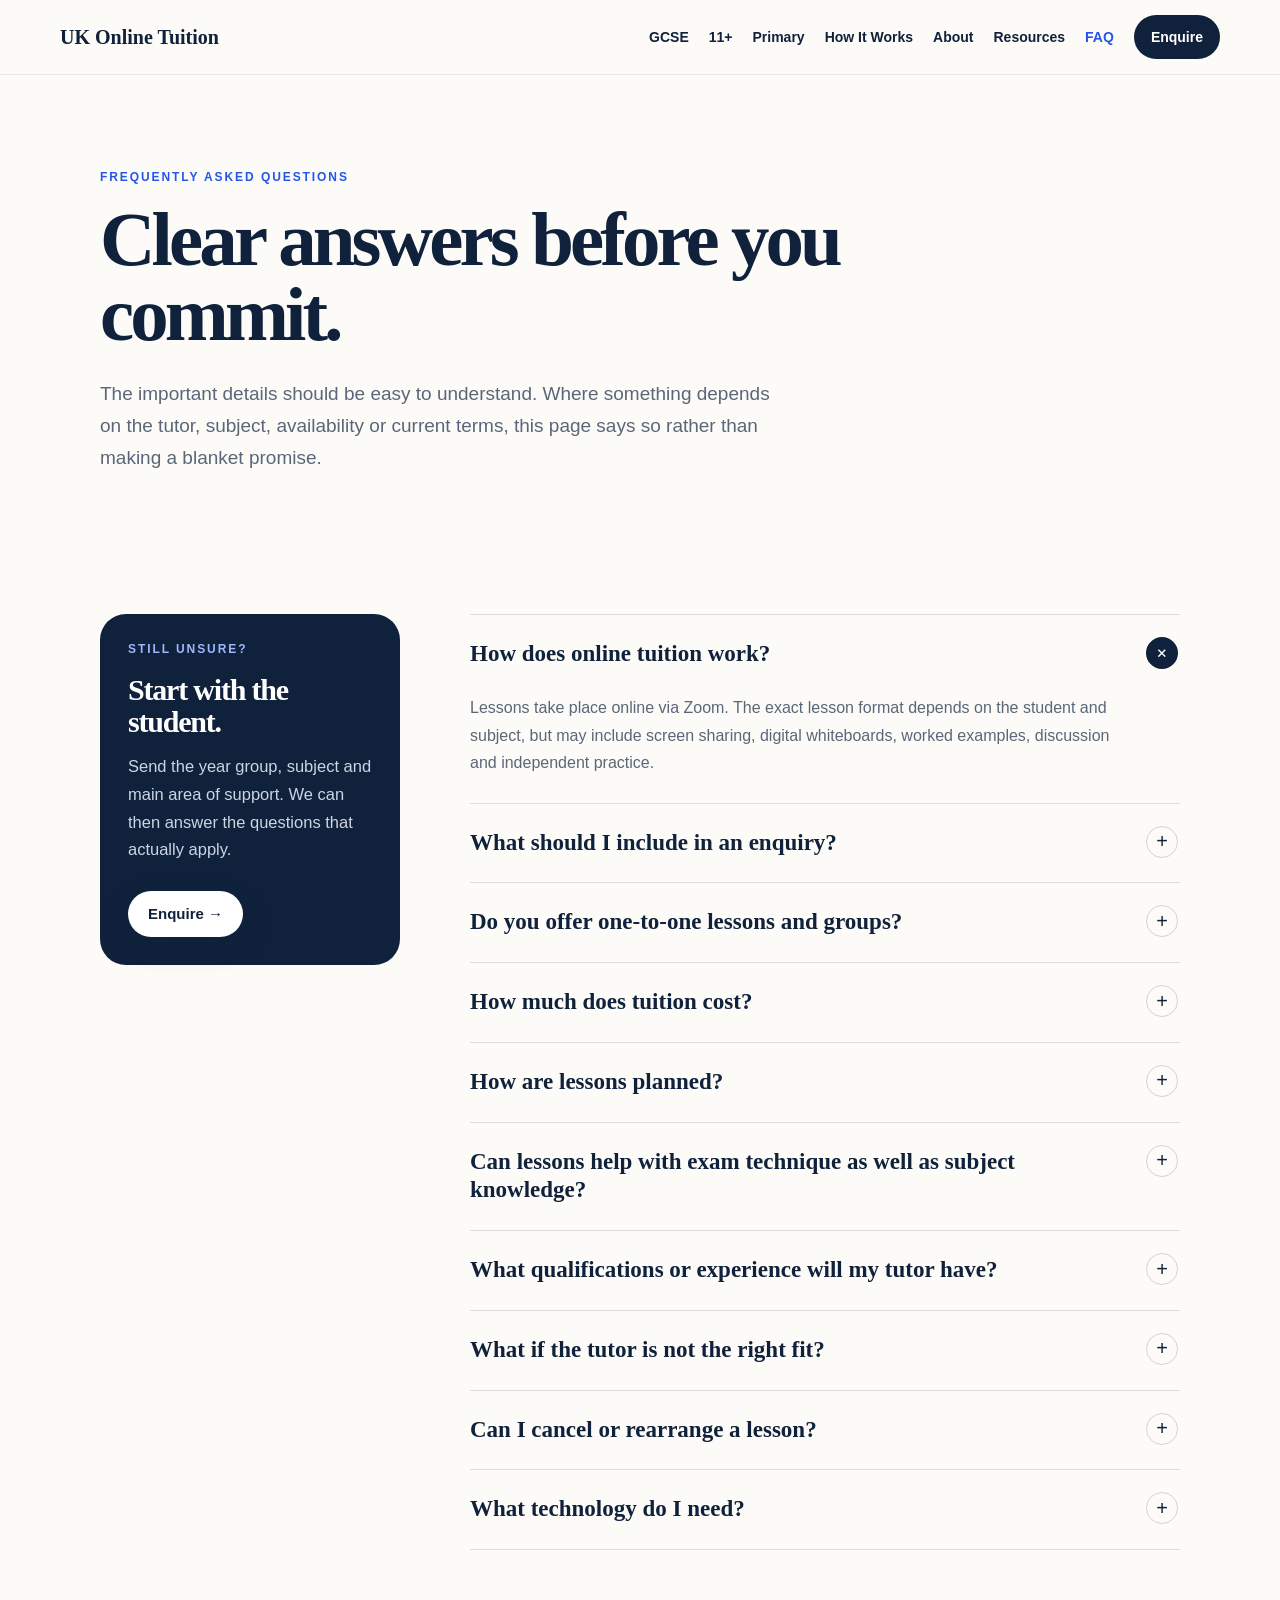
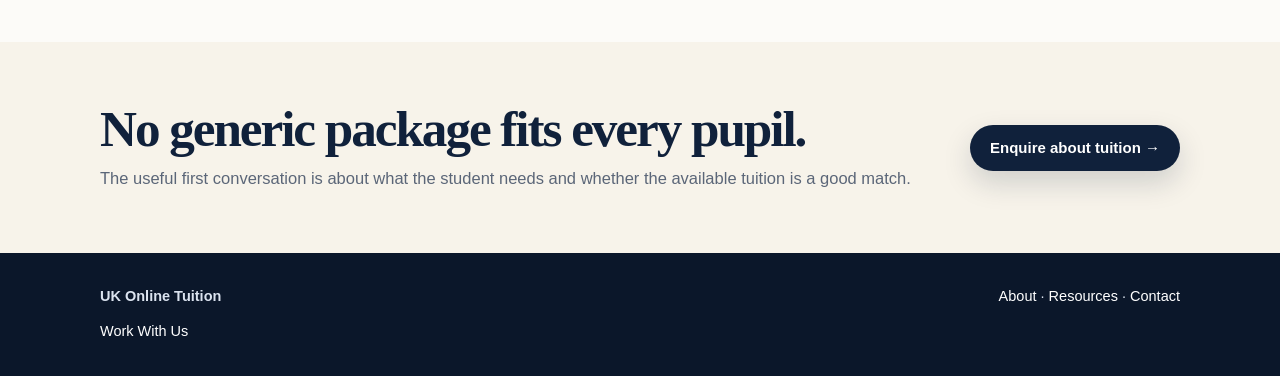
<file: faq/index.html>
<!doctype html><html lang="en-GB"><head>
<meta charset="utf-8"><meta name="viewport" content="width=device-width,initial-scale=1">
<title>Online Tuition FAQ | UK Online Tuition</title><meta name="description" content="Answers to common questions about online tuition, first lessons, homework, GCSE exam boards, 11+ preparation and using school work in lessons.">
<meta name="robots" content="noindex,nofollow"><link rel="canonical" href="https://www.ukonlinetuition.co.uk/faq/"><meta property="og:type" content="website"><meta property="og:title" content="Online Tuition FAQ | UK Online Tuition"><meta property="og:description" content="Answers to common questions about online tuition, first lessons, homework, GCSE exam boards, 11+ preparation and using school work in lessons."><meta property="og:url" content="https://www.ukonlinetuition.co.uk/faq/"><meta name="twitter:card" content="summary"><meta name="twitter:title" content="Online Tuition FAQ | UK Online Tuition"><meta name="twitter:description" content="Answers to common questions about online tuition, first lessons, homework, GCSE exam boards, 11+ preparation and using school work in lessons."><meta name="theme-color" content="#10213b"><link rel="icon" href="../assets/favicon.svg" type="image/svg+xml"><link rel="stylesheet" href="../assets/live-design.css"><link rel="stylesheet" href="../assets/motion.css"></head><body><a class="draft-skip" href="#main-content">Skip to content</a><nav id="ukot-global-nav" class="ukot-canonical-nav" aria-label="Main navigation"><div class="ukot-canonical-navin"><a class="ukot-canonical-brand" href="../index.html">UK Online Tuition</a><button type="button" class="ukot-canonical-toggle" aria-expanded="false" aria-controls="ukot-canonical-links">Menu</button><div id="ukot-canonical-links" class="ukot-canonical-links"><a href="../gcse/index.html">GCSE</a><a href="../11-plus/index.html">11+</a><a href="../primary/index.html">Primary</a><a href="../how-it-works/index.html">How It Works</a><a href="../about/index.html">About</a><a href="../resources/index.html">Resources</a><a href="index.html">FAQ</a><a class="ukot-canonical-enquire" href="../contact/index.html">Enquire</a></div></div></nav><div id="ukot-faq"><main id="main-content"><section class="hero"><div class="wrap"><div class="ey">Frequently asked questions</div><h1>Clear answers before you commit.</h1><p class="lede">The important details should be easy to understand. Where something depends on the tutor, subject, availability or current terms, this page says so rather than making a blanket promise.</p></div></section><section class="section"><div class="wrap layout"><aside class="side"><div class="ey" style="color:#9eb6ff">Still unsure?</div><h2>Start with the student.</h2><p>Send the year group, subject and main area of support. We can then answer the questions that actually apply.</p><a class="btn" href="../contact/index.html">Enquire →</a></aside><div class="questions" data-ui2="1"><details open=""><summary>How does online tuition work?</summary><div class="answer">Lessons take place online via Zoom. The exact lesson format depends on the student and subject, but may include screen sharing, digital whiteboards, worked examples, discussion and independent practice.</div></details><details><summary>What should I include in an enquiry?</summary><div class="answer">The most useful starting information is the student’s year group, subject, current level where known, and the main area you want help with. That makes it easier to judge what support is appropriate.</div></details><details><summary>Do you offer one-to-one lessons and groups?</summary><div class="answer">UK Online Tuition provides personalised support and can offer one-to-one or small-group tuition where suitable. The right format depends on the student, subject and current availability.</div></details><details><summary>How much does tuition cost?</summary><div class="answer">Fees can vary according to the tutor, subject, level and lesson format. Rather than publish an invented or outdated price range, the current fee should be confirmed clearly before tuition begins.</div></details><details><summary>How are lessons planned?</summary><div class="answer">Strong tuition should respond to evidence. A tutor may start with a planned topic, but current work, questioning and misconceptions should influence what is taught next and how much support the student needs.</div></details><details><summary>Can lessons help with exam technique as well as subject knowledge?</summary><div class="answer">Yes. For exam courses, technique is most useful when it sits alongside secure subject understanding. Lessons can therefore combine knowledge, modelling, timed or exam-style practice and feedback.</div></details><details><summary>What qualifications or experience will my tutor have?</summary><div class="answer">The relevant background depends on the subject and level. When discussing a tutor, ask us to confirm the qualifications and experience that are relevant to your child rather than relying on a blanket claim about every tutor.</div></details><details><summary>What if the tutor is not the right fit?</summary><div class="answer">Contact us and explain what is not working. Teaching style and pupil-tutor fit matter, and the sensible next step is to review the situation and discuss the available alternatives.</div></details><details><summary>Can I cancel or rearrange a lesson?</summary><div class="answer">Cancellation and rearrangement arrangements should be confirmed before tuition begins. Any applicable terms should be shared clearly so both sides understand the notice required.</div></details><details><summary>What technology do I need?</summary><div class="answer">A reliable internet connection and a device that can run Zoom are the essentials. A larger screen is usually more comfortable for viewing texts, questions and shared work than a phone.</div></details></div></div></section><section class="strip"><div class="wrap stripin"><div><h2>No generic package fits every pupil.</h2><p>The useful first conversation is about what the student needs and whether the available tuition is a good match.</p></div><a class="btn" href="../contact/index.html">Enquire about tuition →</a></div></section></main><footer><div class="wrap foot"><div><b>UK Online Tuition</b></div><div><a href="../about/index.html">About</a> · <a href="../resources/index.html">Resources</a> · <a href="../contact/index.html">Contact</a></div></div><div class="wrap draft-work-link"><a href="../work-with-us/index.html">Work With Us</a></div></footer></div><script src="../assets/main.js" defer></script><script src="../assets/live-design.js" defer></script><script src="../assets/motion.js" defer></script></body></html>
</file>
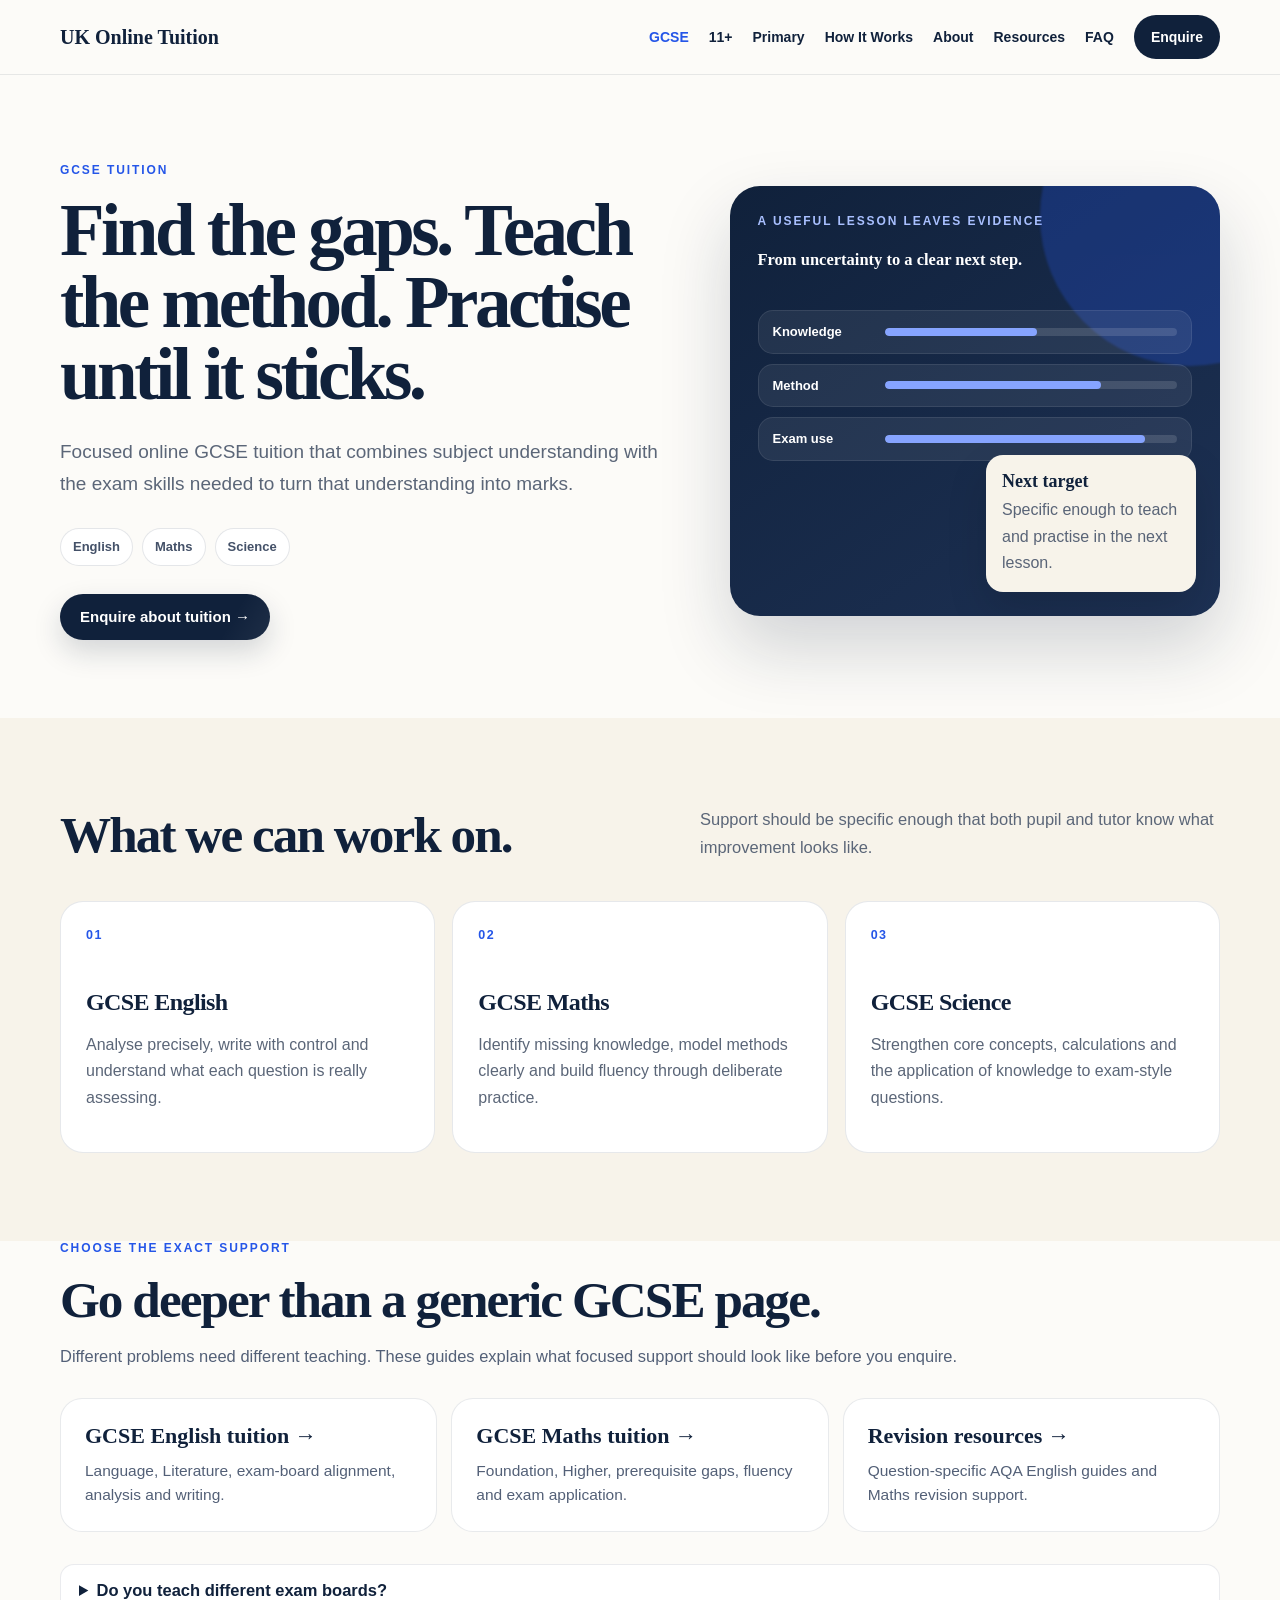
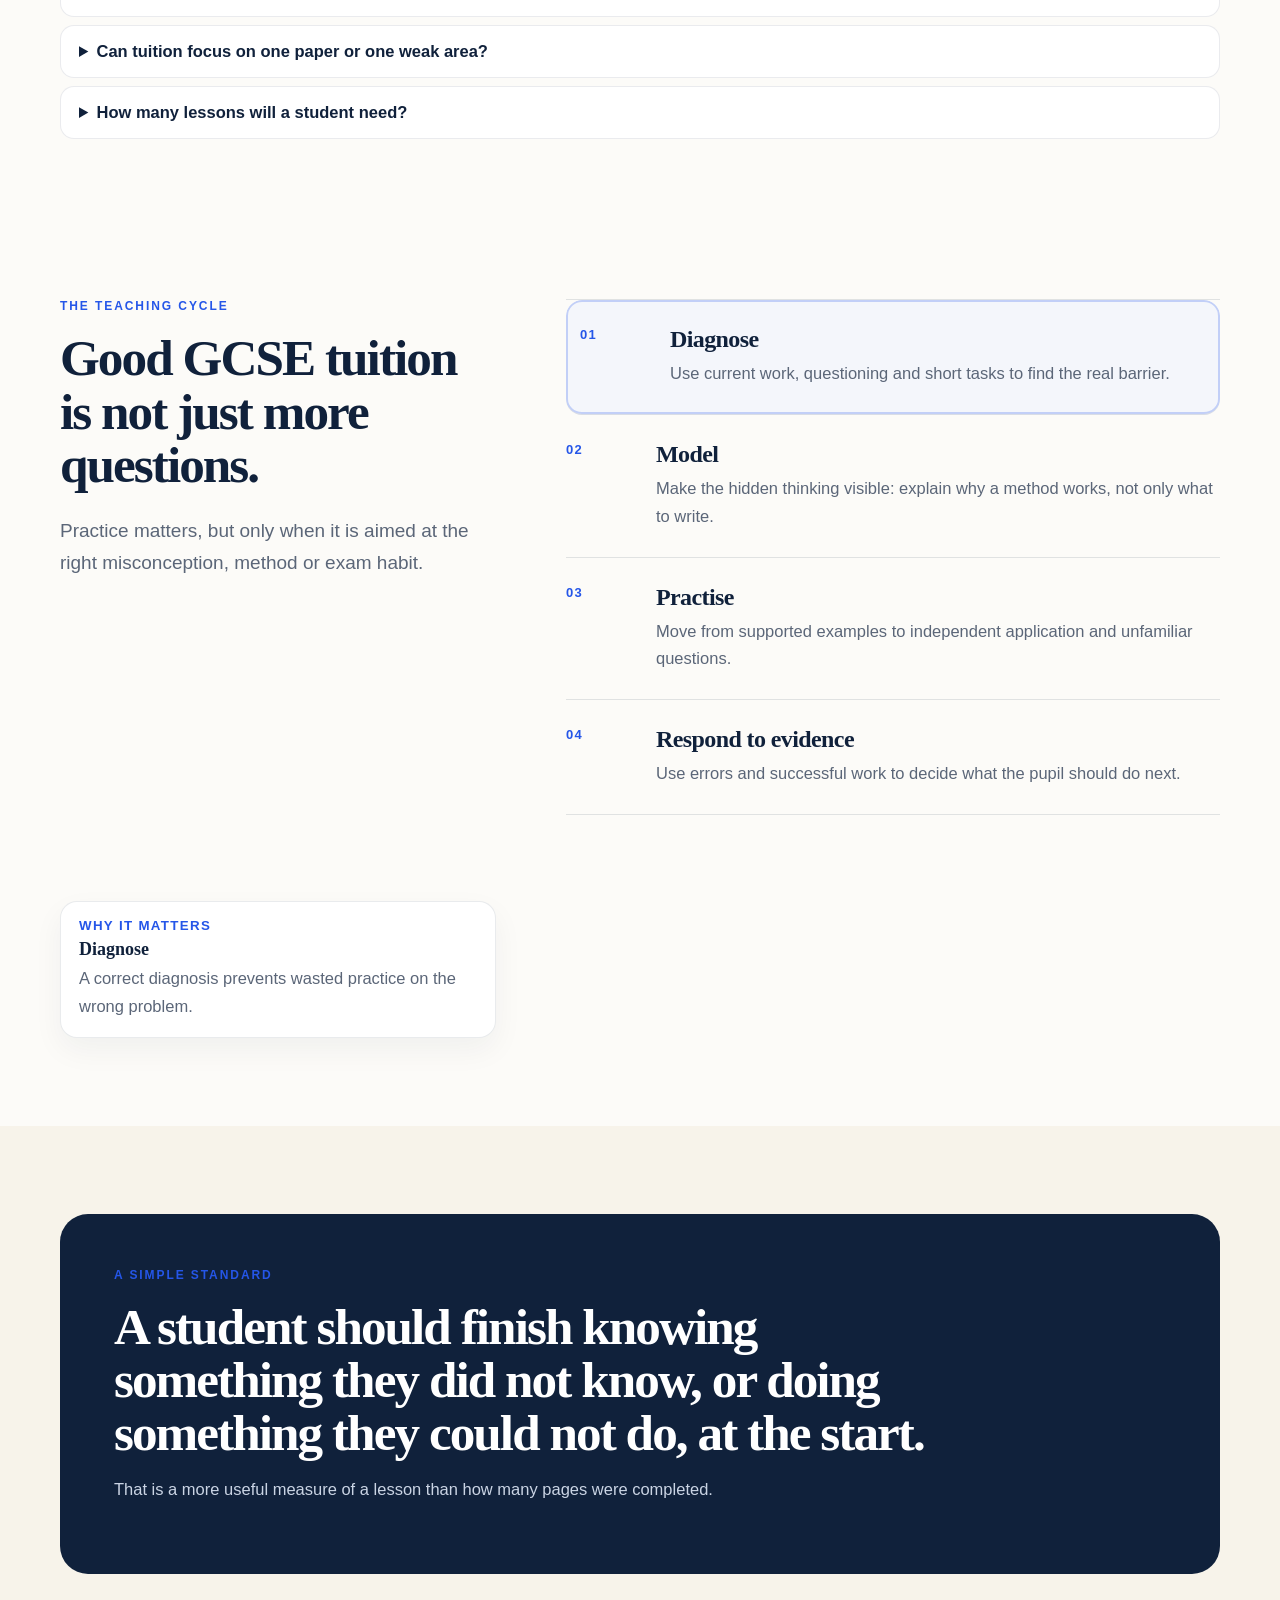
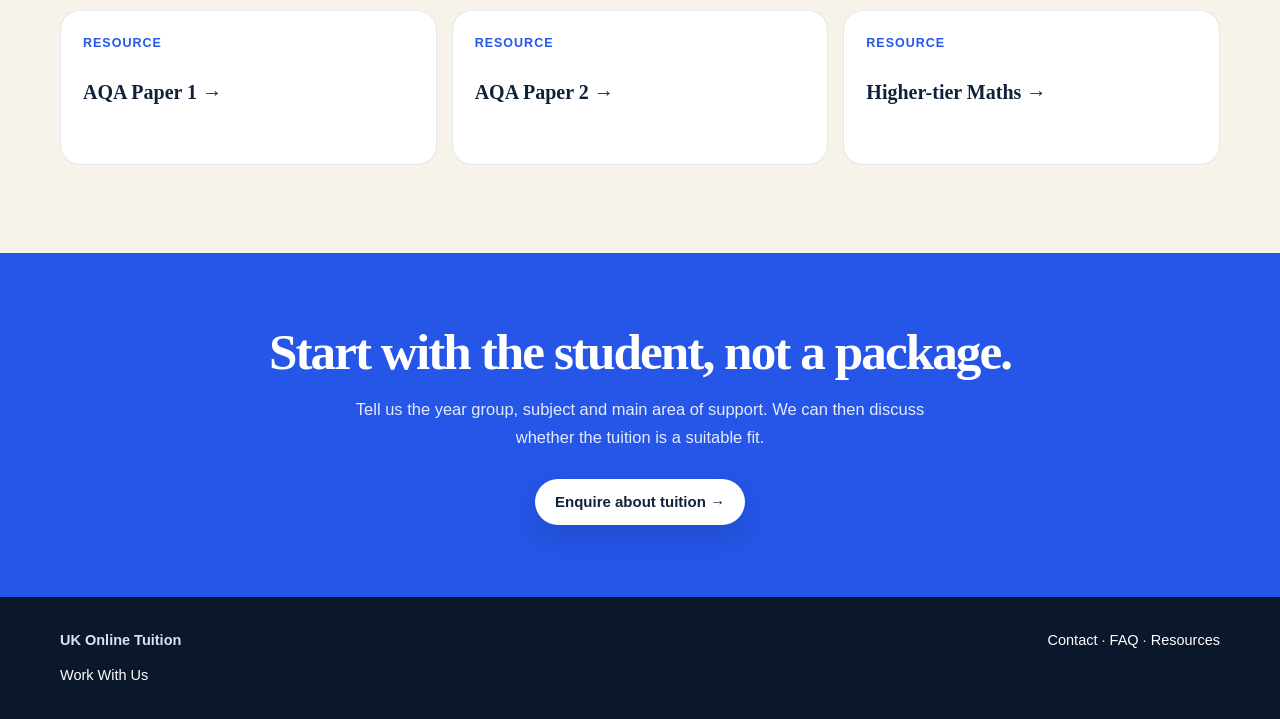
<file: gcse/index.html>
<!doctype html><html lang="en-GB"><head>
<meta charset="utf-8"><meta name="viewport" content="width=device-width,initial-scale=1">
<title>GCSE English & Maths Online Tuition | UK Online Tuition</title><meta name="description" content="Focused online GCSE tuition in English and Maths, with diagnostic teaching, exam technique and precise feedback tailored to the pupil.">
<meta name="robots" content="noindex,nofollow">
<link rel="canonical" href="https://www.ukonlinetuition.co.uk/gcse/">
<meta property="og:type" content="website"><meta property="og:title" content="GCSE English & Maths Online Tuition | UK Online Tuition"><meta property="og:description" content="Focused online GCSE tuition in English and Maths, with diagnostic teaching, exam technique and precise feedback tailored to the pupil."><meta property="og:url" content="https://www.ukonlinetuition.co.uk/gcse/">
<meta name="twitter:card" content="summary"><meta name="twitter:title" content="GCSE English & Maths Online Tuition | UK Online Tuition"><meta name="twitter:description" content="Focused online GCSE tuition in English and Maths, with diagnostic teaching, exam technique and precise feedback tailored to the pupil.">
<meta name="theme-color" content="#10213b">
<script type="application/ld+json">{"@context":"https://schema.org","@type":"EducationalOrganization","name":"UK Online Tuition","url":"https://www.ukonlinetuition.co.uk/","description":"Personalised online tuition for UK pupils across GCSE, 11+ and Primary."}</script>
<link rel="icon" href="../assets/favicon.svg" type="image/svg+xml"><link rel="stylesheet" href="../assets/live-design.css"><link rel="stylesheet" href="../assets/motion.css"></head><body><a class="draft-skip" href="#main-content">Skip to content</a><nav id="ukot-global-nav" class="ukot-canonical-nav" aria-label="Main navigation"><div class="ukot-canonical-navin"><a class="ukot-canonical-brand" href="../index.html">UK Online Tuition</a><button type="button" class="ukot-canonical-toggle" aria-expanded="false" aria-controls="ukot-canonical-links">Menu</button><div id="ukot-canonical-links" class="ukot-canonical-links"><a href="index.html">GCSE</a><a href="../11-plus/index.html">11+</a><a href="../primary/index.html">Primary</a><a href="../how-it-works/index.html">How It Works</a><a href="../about/index.html">About</a><a href="../resources/index.html">Resources</a><a href="../faq/index.html">FAQ</a><a class="ukot-canonical-enquire" href="../contact/index.html">Enquire</a></div></div></nav><div id="ukot-service"><main id="main-content"><section class="hero"><div class="wrap heroGrid"><div><div class="ey">GCSE tuition</div><h1>Find the gaps. Teach the method. Practise until it sticks.</h1><p class="lede">Focused online GCSE tuition that combines subject understanding with the exam skills needed to turn that understanding into marks.</p><div class="chips"><span class="chip">English</span><span class="chip">Maths</span><span class="chip">Science</span></div><a class="btn" href="../contact/index.html">Enquire about tuition →</a></div><div class="visual"><div class="ey">A useful lesson leaves evidence</div><p class="visual-title">From uncertainty to a clear next step.</p><div class="matrix"><div class="row"><b>Knowledge</b><div class="bar"><i class="w1"></i></div></div><div class="row"><b>Method</b><div class="bar"><i class="w2"></i></div></div><div class="row"><b>Exam use</b><div class="bar"><i class="w3"></i></div></div></div><div class="note"><b>Next target</b><p>Specific enough to teach and practise in the next lesson.</p></div></div></div></section><section class="section cream"><div class="wrap"><div class="headrow"><h2>What we can work on.</h2><p>Support should be specific enough that both pupil and tutor know what improvement looks like.</p></div><div class="cards"><div class="card"><div class="k">01</div><h3>GCSE English</h3><p>Analyse precisely, write with control and understand what each question is really assessing.</p></div><div class="card"><div class="k">02</div><h3>GCSE Maths</h3><p>Identify missing knowledge, model methods clearly and build fluency through deliberate practice.</p></div><div class="card"><div class="k">03</div><h3>GCSE Science</h3><p>Strengthen core concepts, calculations and the application of knowledge to exam-style questions.</p></div></div></div></section><section class="ukot-deep"><div class="ey">Choose the exact support</div><h2>Go deeper than a generic GCSE page.</h2><p>Different problems need different teaching. These guides explain what focused support should look like before you enquire.</p><div class="ukot-deep-grid"><a class="ukot-deep-card" href="https://www.ukonlinetuition.co.uk/post/online-gcse-english-tuition"><b>GCSE English tuition →</b><span>Language, Literature, exam-board alignment, analysis and writing.</span></a><a class="ukot-deep-card" href="https://www.ukonlinetuition.co.uk/post/online-gcse-maths-tuition"><b>GCSE Maths tuition →</b><span>Foundation, Higher, prerequisite gaps, fluency and exam application.</span></a><a class="ukot-deep-card" href="../resources/index.html"><b>Revision resources →</b><span>Question-specific AQA English guides and Maths revision support.</span></a></div><div class="ukot-mini-faq"><details><summary>Do you teach different exam boards?</summary><p>The exact tutor and specification should be confirmed before lessons. Paper-specific teaching should always use the student’s current exam board rather than a generic GCSE template.</p></details><details><summary>Can tuition focus on one paper or one weak area?</summary><p>Yes. A diagnostic approach can focus on a specific paper, topic, text or recurring skill when that is the highest-value priority.</p></details><details><summary>How many lessons will a student need?</summary><p>There is no responsible universal number. Current attainment, gaps, goals, time available and independent practice all change the answer.</p></details></div></section><section class="section"><div class="wrap method" data-ui2="1"><div class="sticky"><div class="ey">The teaching cycle</div><h2>Good GCSE tuition is not just more questions.</h2><p class="lede">Practice matters, but only when it is aimed at the right misconception, method or exam habit.</p></div><div class="steps" role="group" aria-label="Teaching cycle"><div class="step ukot-click" role="button" tabindex="0" aria-pressed="true"><span>01</span><div><h3>Diagnose</h3><p>Use current work, questioning and short tasks to find the real barrier.</p></div></div><div class="step ukot-click" role="button" tabindex="0" aria-pressed="false"><span>02</span><div><h3>Model</h3><p>Make the hidden thinking visible: explain why a method works, not only what to write.</p></div></div><div class="step ukot-click" role="button" tabindex="0" aria-pressed="false"><span>03</span><div><h3>Practise</h3><p>Move from supported examples to independent application and unfamiliar questions.</p></div></div><div class="step ukot-click" role="button" tabindex="0" aria-pressed="false"><span>04</span><div><h3>Respond to evidence</h3><p>Use errors and successful work to decide what the pupil should do next.</p></div></div></div><div class="ukot-dyn" aria-live="polite"><small>Why it matters</small><b>Diagnose</b><p>A correct diagnosis prevents wasted practice on the wrong problem.</p></div></div></section><section class="section cream"><div class="wrap"><div class="quote"><div class="ey">A simple standard</div><h2>A student should finish knowing something they did not know, or doing something they could not do, at the start.</h2><p>That is a more useful measure of a lesson than how many pages were completed.</p></div><div class="resource"><a class="res" href="https://www.ukonlinetuition.co.uk/post/aqa-gcse-english-language-paper-1"><small>Resource</small><b>AQA Paper 1 →</b></a><a class="res" href="https://www.ukonlinetuition.co.uk/post/aqa-gcse-english-language-paper-2"><small>Resource</small><b>AQA Paper 2 →</b></a><a class="res" href="https://www.ukonlinetuition.co.uk/post/higher-tier-gcse-maths-revision"><small>Resource</small><b>Higher-tier Maths →</b></a></div></div></section><section class="cta"><div class="wrap"><h2>Start with the student, not a package.</h2><p>Tell us the year group, subject and main area of support. We can then discuss whether the tuition is a suitable fit.</p><a class="btn" href="../contact/index.html">Enquire about tuition →</a></div></section></main><footer><div class="wrap foot"><div><b>UK Online Tuition</b></div><div><a href="../contact/index.html">Contact</a> · <a href="../faq/index.html">FAQ</a> · <a href="../resources/index.html">Resources</a></div></div><div class="wrap draft-work-link"><a href="../work-with-us/index.html">Work With Us</a></div></footer></div><script src="../assets/main.js" defer></script><script src="../assets/live-design.js" defer></script><script src="../assets/motion.js" defer></script></body></html>
</file>
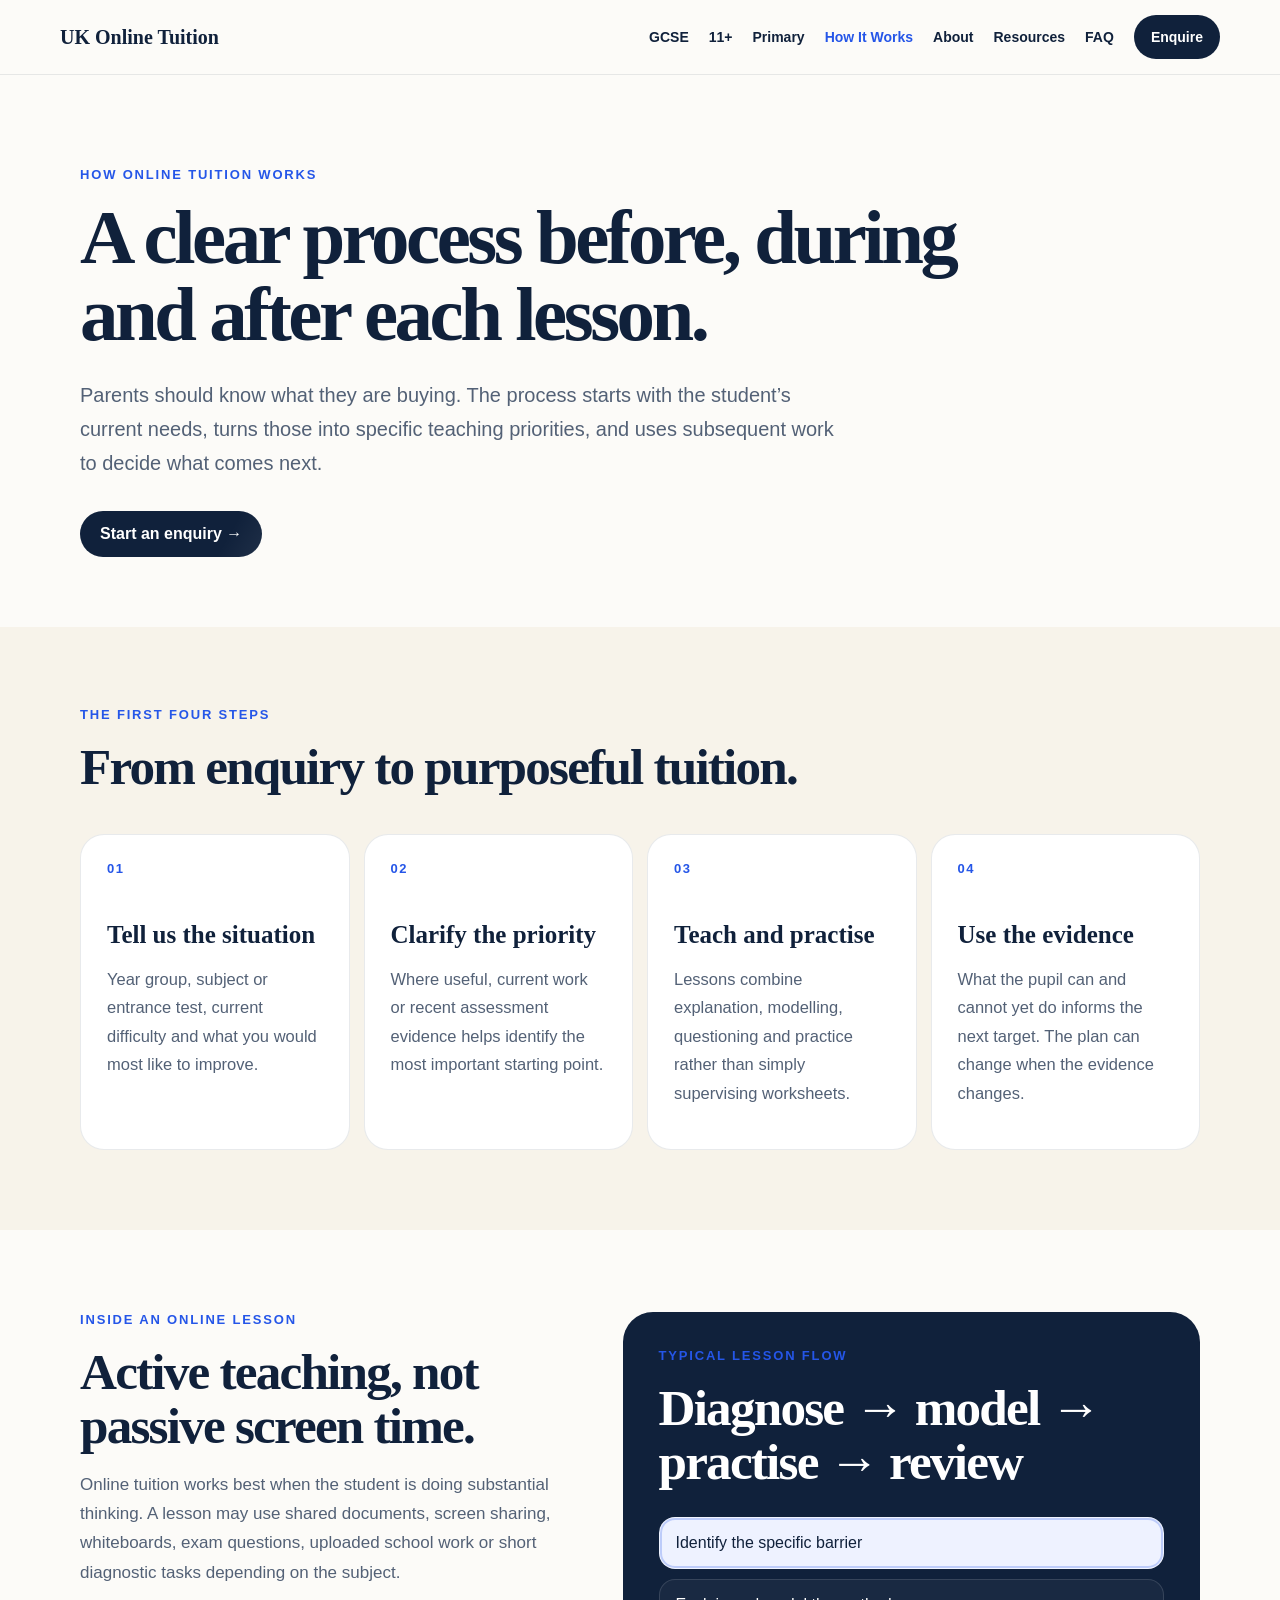
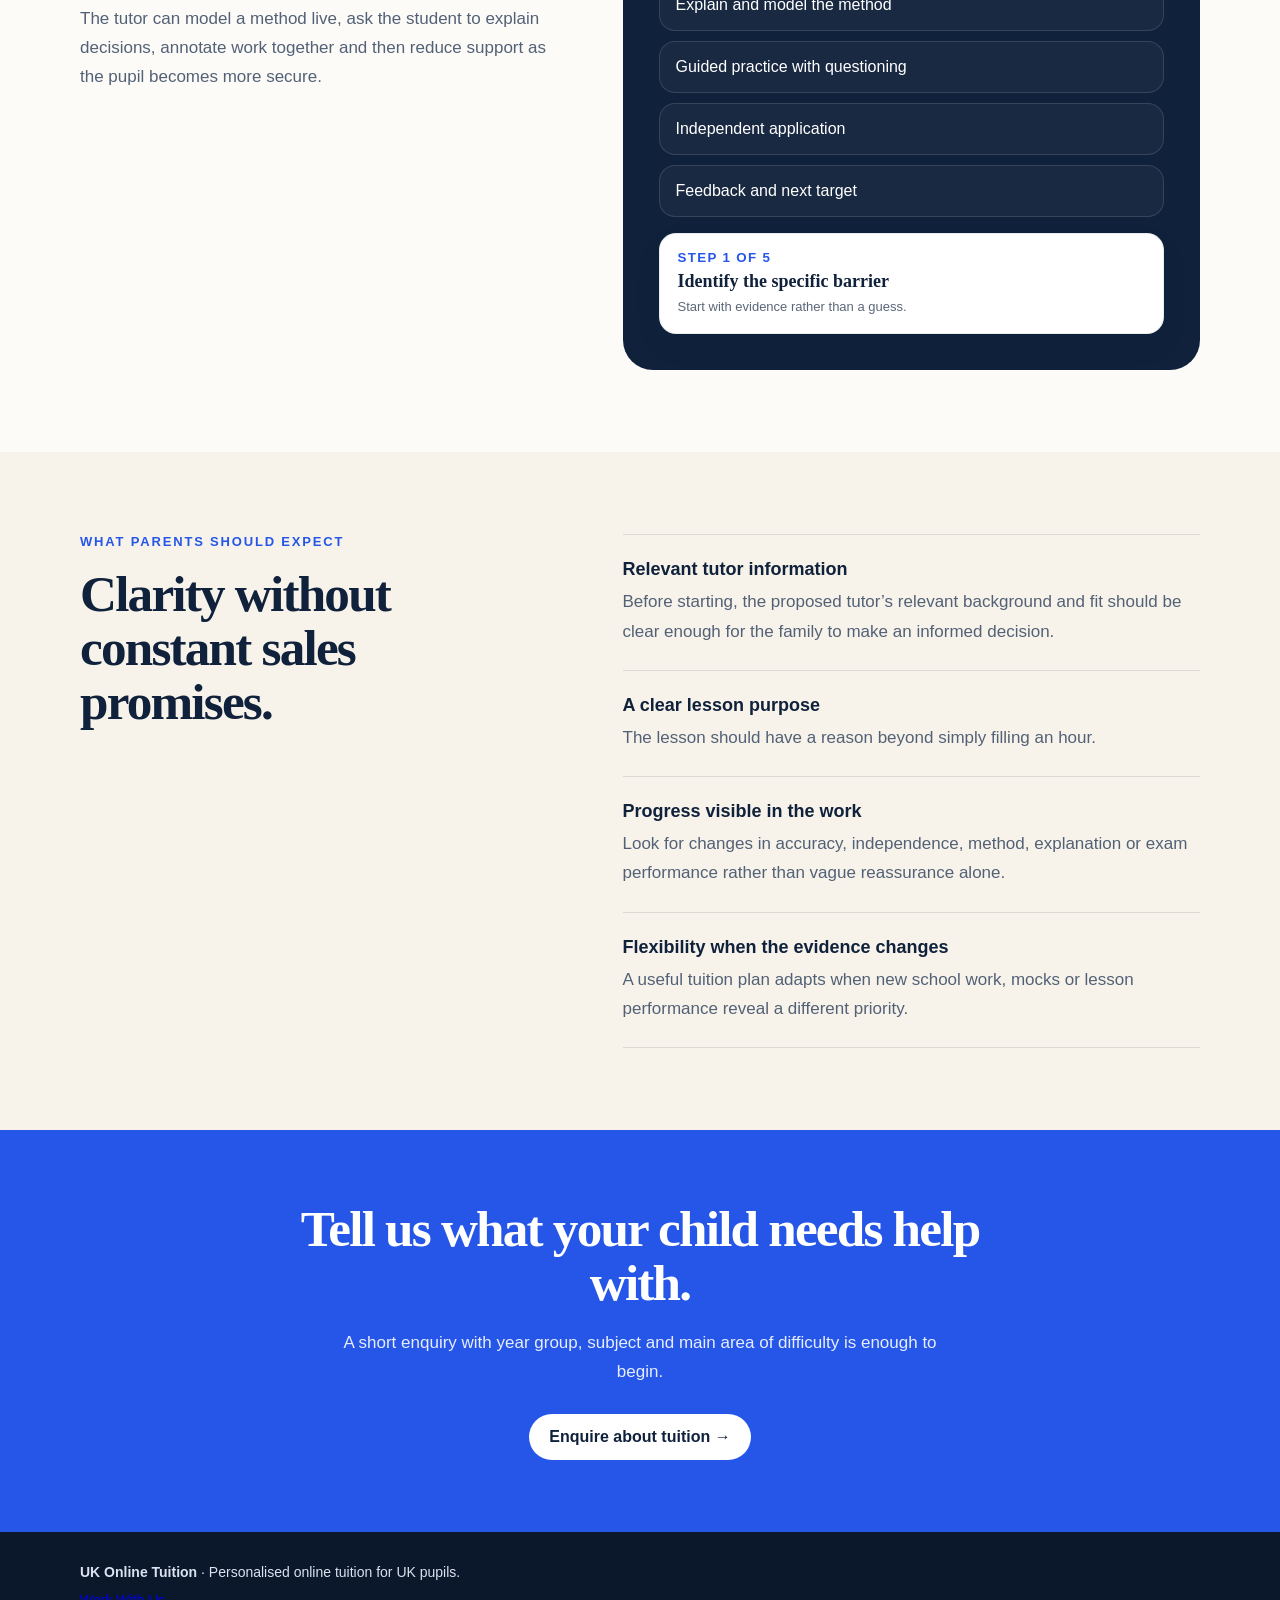
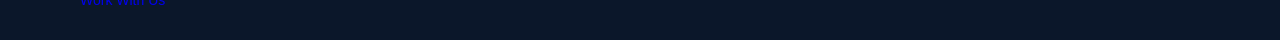
<file: how-it-works/index.html>
<!doctype html><html lang="en-GB"><head>
<meta charset="utf-8"><meta name="viewport" content="width=device-width,initial-scale=1">
<title>How Online Tuition Works | UK Online Tuition</title><meta name="description" content="See how UK Online Tuition uses diagnosis, clear explanation, deliberate practice and precise feedback to make each online lesson purposeful.">
<meta name="robots" content="noindex,nofollow">
<link rel="canonical" href="https://www.ukonlinetuition.co.uk/how-it-works/">
<meta property="og:type" content="website"><meta property="og:title" content="How Online Tuition Works | UK Online Tuition"><meta property="og:description" content="See how UK Online Tuition uses diagnosis, clear explanation, deliberate practice and precise feedback to make each online lesson purposeful."><meta property="og:url" content="https://www.ukonlinetuition.co.uk/how-it-works/">
<meta name="twitter:card" content="summary"><meta name="twitter:title" content="How Online Tuition Works | UK Online Tuition"><meta name="twitter:description" content="See how UK Online Tuition uses diagnosis, clear explanation, deliberate practice and precise feedback to make each online lesson purposeful.">
<meta name="theme-color" content="#10213b">
<script type="application/ld+json">{"@context":"https://schema.org","@type":"EducationalOrganization","name":"UK Online Tuition","url":"https://www.ukonlinetuition.co.uk/","description":"Personalised online tuition for UK pupils across GCSE, 11+ and Primary."}</script>
<link rel="icon" href="../assets/favicon.svg" type="image/svg+xml"><link rel="stylesheet" href="../assets/live-design.css"><link rel="stylesheet" href="../assets/motion.css"></head><body><a class="draft-skip" href="#main-content">Skip to content</a><nav id="ukot-global-nav" class="ukot-canonical-nav" aria-label="Main navigation"><div class="ukot-canonical-navin"><a class="ukot-canonical-brand" href="../index.html">UK Online Tuition</a><button type="button" class="ukot-canonical-toggle" aria-expanded="false" aria-controls="ukot-canonical-links">Menu</button><div id="ukot-canonical-links" class="ukot-canonical-links"><a href="../gcse/index.html">GCSE</a><a href="../11-plus/index.html">11+</a><a href="../primary/index.html">Primary</a><a href="index.html">How It Works</a><a href="../about/index.html">About</a><a href="../resources/index.html">Resources</a><a href="../faq/index.html">FAQ</a><a class="ukot-canonical-enquire" href="../contact/index.html">Enquire</a></div></div></nav><div id="ukot-how"><main id="main-content"><section class="hero"><div class="wrap"><div class="ey">How online tuition works</div><h1>A clear process before, during and after each lesson.</h1><p class="lede">Parents should know what they are buying. The process starts with the student’s current needs, turns those into specific teaching priorities, and uses subsequent work to decide what comes next.</p><a class="btn" href="../contact/index.html">Start an enquiry →</a></div></section><section class="steps"><div class="wrap"><div class="ey">The first four steps</div><h2>From enquiry to purposeful tuition.</h2><div class="grid"><div class="card"><div class="num">01</div><h3>Tell us the situation</h3><p>Year group, subject or entrance test, current difficulty and what you would most like to improve.</p></div><div class="card"><div class="num">02</div><h3>Clarify the priority</h3><p>Where useful, current work or recent assessment evidence helps identify the most important starting point.</p></div><div class="card"><div class="num">03</div><h3>Teach and practise</h3><p>Lessons combine explanation, modelling, questioning and practice rather than simply supervising worksheets.</p></div><div class="card"><div class="num">04</div><h3>Use the evidence</h3><p>What the pupil can and cannot yet do informs the next target. The plan can change when the evidence changes.</p></div></div></div></section><section class="section"><div class="wrap split"><div><div class="ey">Inside an online lesson</div><h2>Active teaching, not passive screen time.</h2><p>Online tuition works best when the student is doing substantial thinking. A lesson may use shared documents, screen sharing, whiteboards, exam questions, uploaded school work or short diagnostic tasks depending on the subject.</p><p>The tutor can model a method live, ask the student to explain decisions, annotate work together and then reduce support as the pupil becomes more secure.</p></div><div class="visual"><div class="ey">Typical lesson flow</div><h2>Diagnose → model → practise → review</h2><div class="flow" data-ui2="1" role="group" aria-label="Typical lesson flow"><div class="ukot-click" role="button" tabindex="0" aria-pressed="true">Identify the specific barrier</div><div class="ukot-click" role="button" tabindex="0" aria-pressed="false">Explain and model the method</div><div class="ukot-click" role="button" tabindex="0" aria-pressed="false">Guided practice with questioning</div><div class="ukot-click" role="button" tabindex="0" aria-pressed="false">Independent application</div><div class="ukot-click" role="button" tabindex="0" aria-pressed="false">Feedback and next target</div></div><div class="ukot-dyn" aria-live="polite"><small>Step 1 of 5</small><b>Identify the specific barrier</b><p>Start with evidence rather than a guess.</p></div></div></div></section><section class="section" style="background:#f7f3ea"><div class="wrap split"><div><div class="ey">What parents should expect</div><h2>Clarity without constant sales promises.</h2></div><div class="list"><div class="item"><b>Relevant tutor information</b><p>Before starting, the proposed tutor’s relevant background and fit should be clear enough for the family to make an informed decision.</p></div><div class="item"><b>A clear lesson purpose</b><p>The lesson should have a reason beyond simply filling an hour.</p></div><div class="item"><b>Progress visible in the work</b><p>Look for changes in accuracy, independence, method, explanation or exam performance rather than vague reassurance alone.</p></div><div class="item"><b>Flexibility when the evidence changes</b><p>A useful tuition plan adapts when new school work, mocks or lesson performance reveal a different priority.</p></div></div></div></section><section class="cta"><div class="wrap"><h2>Tell us what your child needs help with.</h2><p>A short enquiry with year group, subject and main area of difficulty is enough to begin.</p><a class="btn" href="../contact/index.html">Enquire about tuition →</a></div></section></main><footer><div class="wrap"><b>UK Online Tuition</b> · Personalised online tuition for UK pupils.</div><div class="wrap draft-work-link"><a href="../work-with-us/index.html">Work With Us</a></div></footer></div><script src="../assets/main.js" defer></script><script src="../assets/live-design.js" defer></script><script src="../assets/motion.js" defer></script></body></html>
</file>
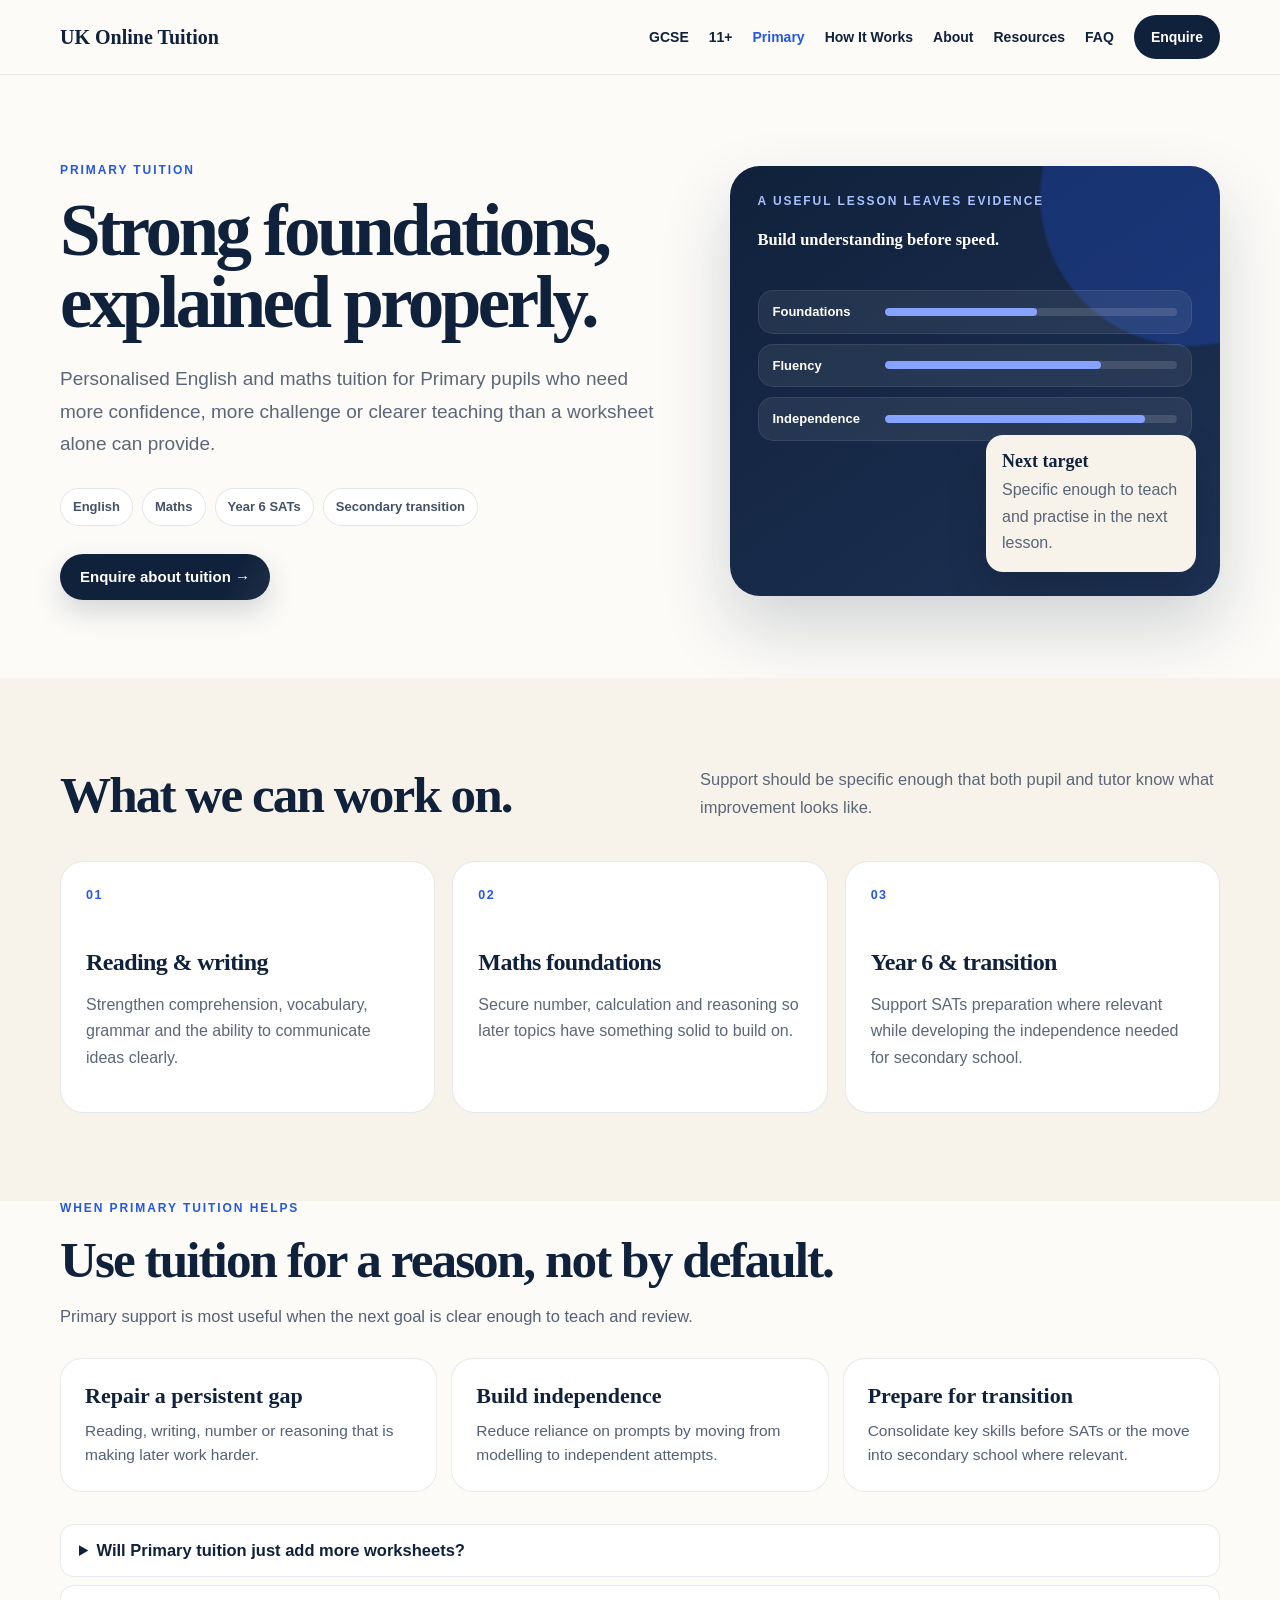
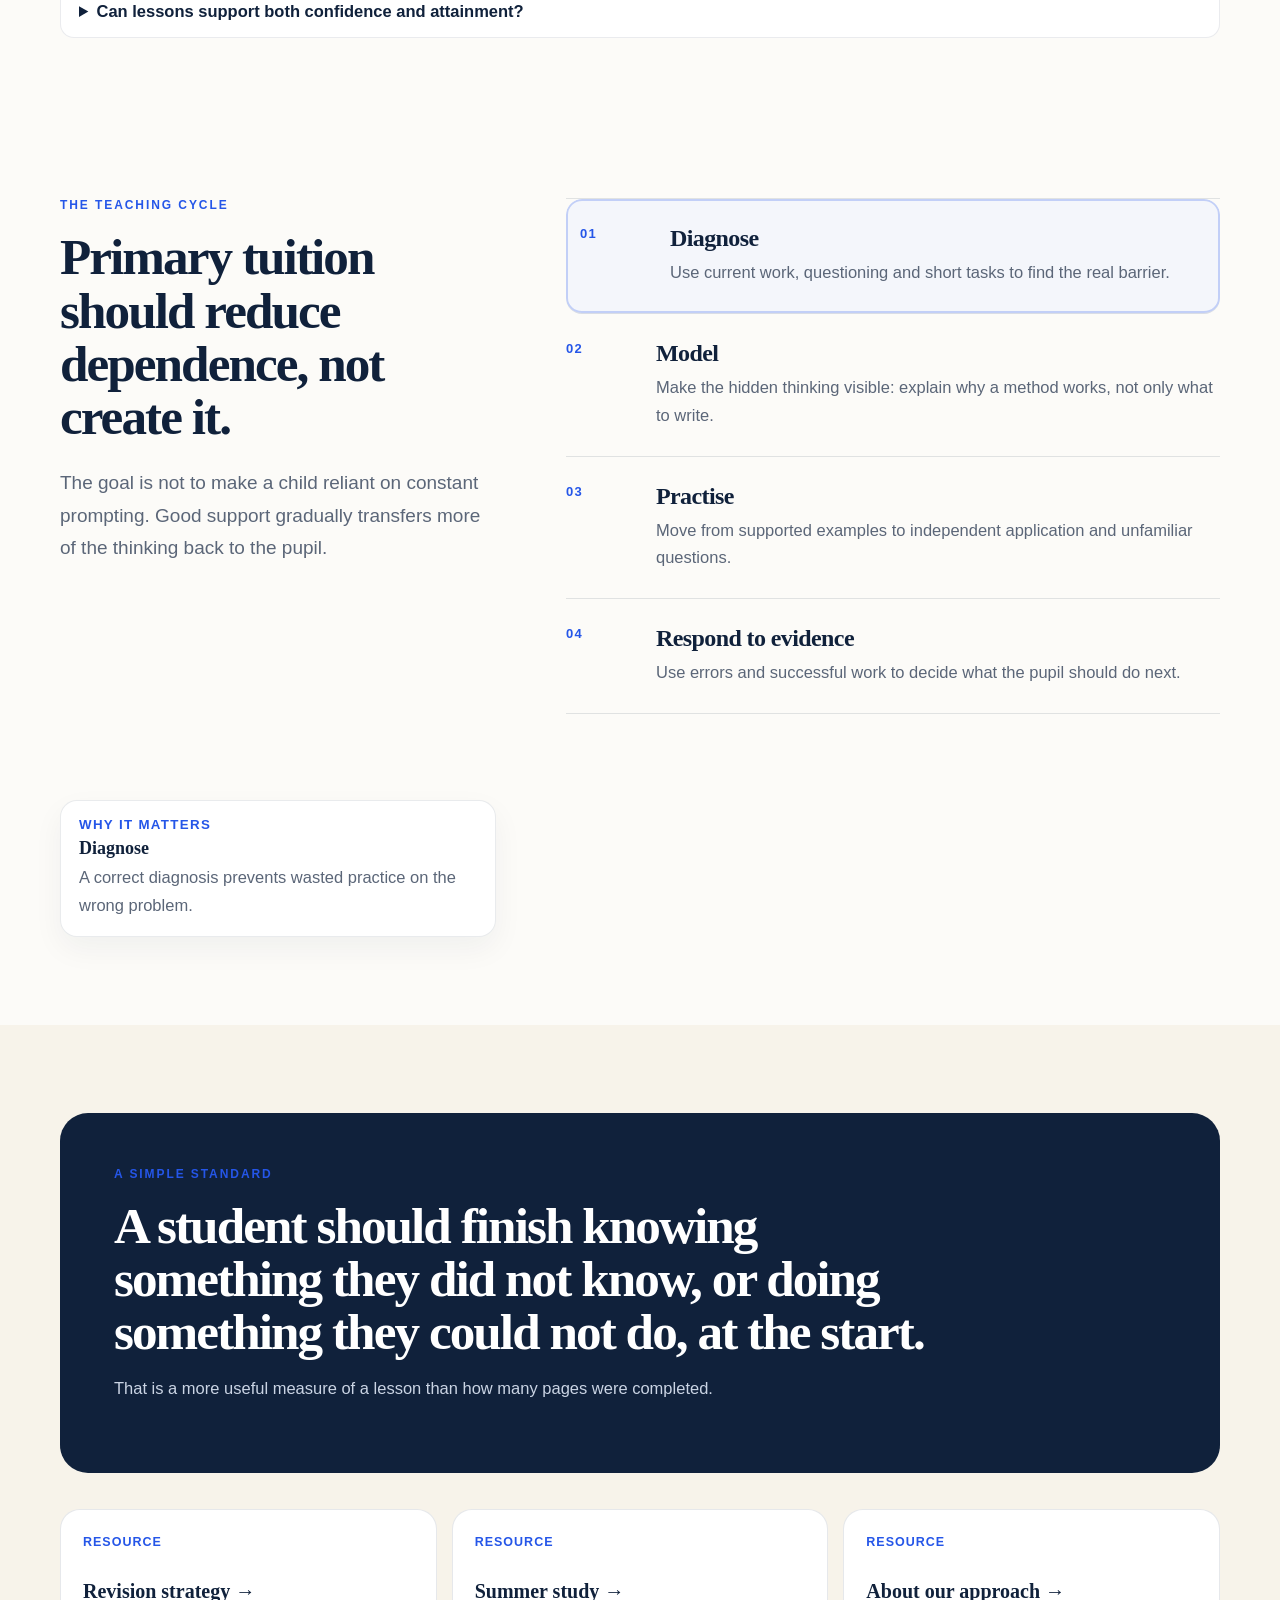
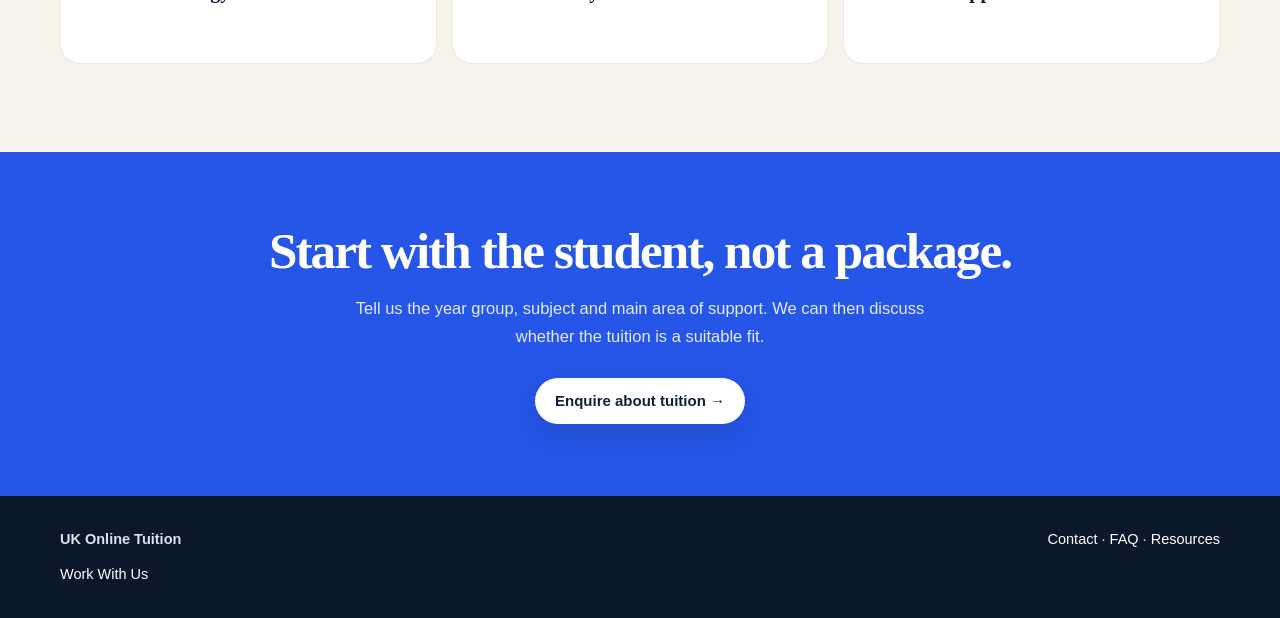
<file: primary/index.html>
<!doctype html><html lang="en-GB"><head>
<meta charset="utf-8"><meta name="viewport" content="width=device-width,initial-scale=1">
<title>Primary English & Maths Online Tuition | UK Online Tuition</title><meta name="description" content="Online Primary English and Maths tuition that strengthens foundations, confidence and independent problem solving through clear teaching and practice."><meta name="robots" content="noindex,nofollow"><link rel="canonical" href="https://www.ukonlinetuition.co.uk/primary/"><meta property="og:type" content="website"><meta property="og:title" content="Primary English & Maths Online Tuition | UK Online Tuition"><meta property="og:description" content="Online Primary English and Maths tuition that strengthens foundations, confidence and independent problem solving through clear teaching and practice."><meta property="og:url" content="https://www.ukonlinetuition.co.uk/primary/"><meta name="twitter:card" content="summary"><meta name="twitter:title" content="Primary English & Maths Online Tuition | UK Online Tuition"><meta name="twitter:description" content="Online Primary English and Maths tuition that strengthens foundations, confidence and independent problem solving through clear teaching and practice."><meta name="theme-color" content="#10213b"><link rel="icon" href="../assets/favicon.svg" type="image/svg+xml"><link rel="stylesheet" href="../assets/live-design.css"><link rel="stylesheet" href="../assets/motion.css"></head><body><a class="draft-skip" href="#main-content">Skip to content</a><nav id="ukot-global-nav" class="ukot-canonical-nav" aria-label="Main navigation"><div class="ukot-canonical-navin"><a class="ukot-canonical-brand" href="../index.html">UK Online Tuition</a><button type="button" class="ukot-canonical-toggle" aria-expanded="false" aria-controls="ukot-canonical-links">Menu</button><div id="ukot-canonical-links" class="ukot-canonical-links"><a href="../gcse/index.html">GCSE</a><a href="../11-plus/index.html">11+</a><a href="index.html">Primary</a><a href="../how-it-works/index.html">How It Works</a><a href="../about/index.html">About</a><a href="../resources/index.html">Resources</a><a href="../faq/index.html">FAQ</a><a class="ukot-canonical-enquire" href="../contact/index.html">Enquire</a></div></div></nav><div id="ukot-service"><main id="main-content"><section class="hero"><div class="wrap heroGrid"><div><div class="ey">Primary tuition</div><h1>Strong foundations, explained properly.</h1><p class="lede">Personalised English and maths tuition for Primary pupils who need more confidence, more challenge or clearer teaching than a worksheet alone can provide.</p><div class="chips"><span class="chip">English</span><span class="chip">Maths</span><span class="chip">Year 6 SATs</span><span class="chip">Secondary transition</span></div><a class="btn" href="../contact/index.html">Enquire about tuition →</a></div><div class="visual"><div class="ey">A useful lesson leaves evidence</div><p class="visual-title">Build understanding before speed.</p><div class="matrix"><div class="row"><b>Foundations</b><div class="bar"><i class="w1"></i></div></div><div class="row"><b>Fluency</b><div class="bar"><i class="w2"></i></div></div><div class="row"><b>Independence</b><div class="bar"><i class="w3"></i></div></div></div><div class="note"><b>Next target</b><p>Specific enough to teach and practise in the next lesson.</p></div></div></div></section><section class="section cream"><div class="wrap"><div class="headrow"><h2>What we can work on.</h2><p>Support should be specific enough that both pupil and tutor know what improvement looks like.</p></div><div class="cards"><div class="card"><div class="k">01</div><h3>Reading &amp; writing</h3><p>Strengthen comprehension, vocabulary, grammar and the ability to communicate ideas clearly.</p></div><div class="card"><div class="k">02</div><h3>Maths foundations</h3><p>Secure number, calculation and reasoning so later topics have something solid to build on.</p></div><div class="card"><div class="k">03</div><h3>Year 6 &amp; transition</h3><p>Support SATs preparation where relevant while developing the independence needed for secondary school.</p></div></div></div></section><section class="ukot-deep"><div class="ey">When Primary tuition helps</div><h2>Use tuition for a reason, not by default.</h2><p>Primary support is most useful when the next goal is clear enough to teach and review.</p><div class="ukot-deep-grid"><div class="ukot-deep-card"><b>Repair a persistent gap</b><span>Reading, writing, number or reasoning that is making later work harder.</span></div><div class="ukot-deep-card"><b>Build independence</b><span>Reduce reliance on prompts by moving from modelling to independent attempts.</span></div><div class="ukot-deep-card"><b>Prepare for transition</b><span>Consolidate key skills before SATs or the move into secondary school where relevant.</span></div></div><div class="ukot-mini-faq"><details><summary>Will Primary tuition just add more worksheets?</summary><p>It should not. Tasks should be selected because they reveal or practise a specific skill, with discussion and feedback around the work.</p></details><details><summary>Can lessons support both confidence and attainment?</summary><p>Confidence is more useful when it grows from genuine competence. Clear explanations, achievable challenge and visible improvement can support both.</p></details></div></section><section class="section"><div class="wrap method" data-ui2="1"><div class="sticky"><div class="ey">The teaching cycle</div><h2>Primary tuition should reduce dependence, not create it.</h2><p class="lede">The goal is not to make a child reliant on constant prompting. Good support gradually transfers more of the thinking back to the pupil.</p></div><div class="steps" role="group" aria-label="Teaching cycle"><div class="step ukot-click" role="button" tabindex="0" aria-pressed="true"><span>01</span><div><h3>Diagnose</h3><p>Use current work, questioning and short tasks to find the real barrier.</p></div></div><div class="step ukot-click" role="button" tabindex="0" aria-pressed="false"><span>02</span><div><h3>Model</h3><p>Make the hidden thinking visible: explain why a method works, not only what to write.</p></div></div><div class="step ukot-click" role="button" tabindex="0" aria-pressed="false"><span>03</span><div><h3>Practise</h3><p>Move from supported examples to independent application and unfamiliar questions.</p></div></div><div class="step ukot-click" role="button" tabindex="0" aria-pressed="false"><span>04</span><div><h3>Respond to evidence</h3><p>Use errors and successful work to decide what the pupil should do next.</p></div></div></div><div class="ukot-dyn" aria-live="polite"><small>Why it matters</small><b>Diagnose</b><p>A correct diagnosis prevents wasted practice on the wrong problem.</p></div></div></section><section class="section cream"><div class="wrap"><div class="quote"><div class="ey">A simple standard</div><h2>A student should finish knowing something they did not know, or doing something they could not do, at the start.</h2><p>That is a more useful measure of a lesson than how many pages were completed.</p></div><div class="resource"><a class="res" href="https://www.ukonlinetuition.co.uk/post/gcse-revision-strategy"><small>Resource</small><b>Revision strategy →</b></a><a class="res" href="https://www.ukonlinetuition.co.uk/post/summer-revision-study-plan"><small>Resource</small><b>Summer study →</b></a><a class="res" href="../about/index.html"><small>Resource</small><b>About our approach →</b></a></div></div></section><section class="cta"><div class="wrap"><h2>Start with the student, not a package.</h2><p>Tell us the year group, subject and main area of support. We can then discuss whether the tuition is a suitable fit.</p><a class="btn" href="../contact/index.html">Enquire about tuition →</a></div></section></main><footer><div class="wrap foot"><div><b>UK Online Tuition</b></div><div><a href="../contact/index.html">Contact</a> · <a href="../faq/index.html">FAQ</a> · <a href="../resources/index.html">Resources</a></div></div><div class="wrap draft-work-link"><a href="../work-with-us/index.html">Work With Us</a></div></footer></div><script src="../assets/main.js" defer></script><script src="../assets/live-design.js" defer></script><script src="../assets/motion.js" defer></script></body></html>
</file>
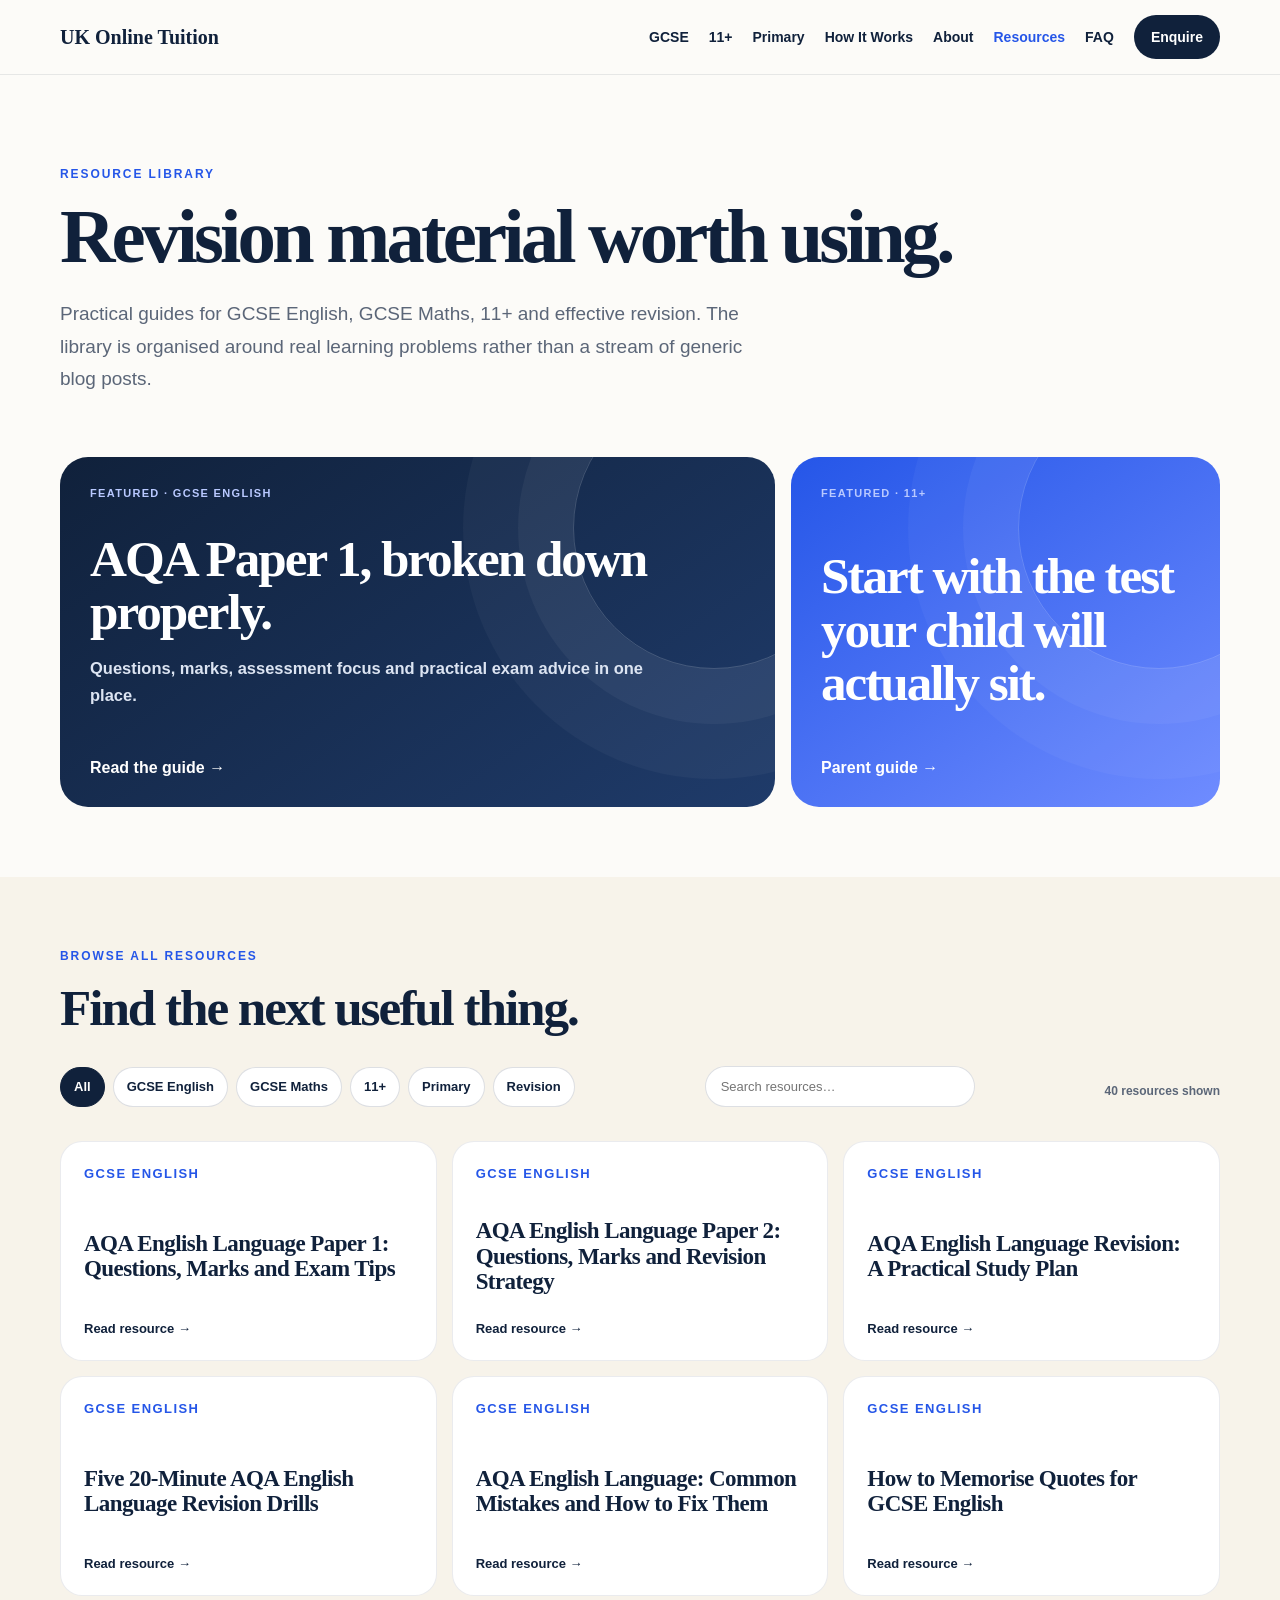
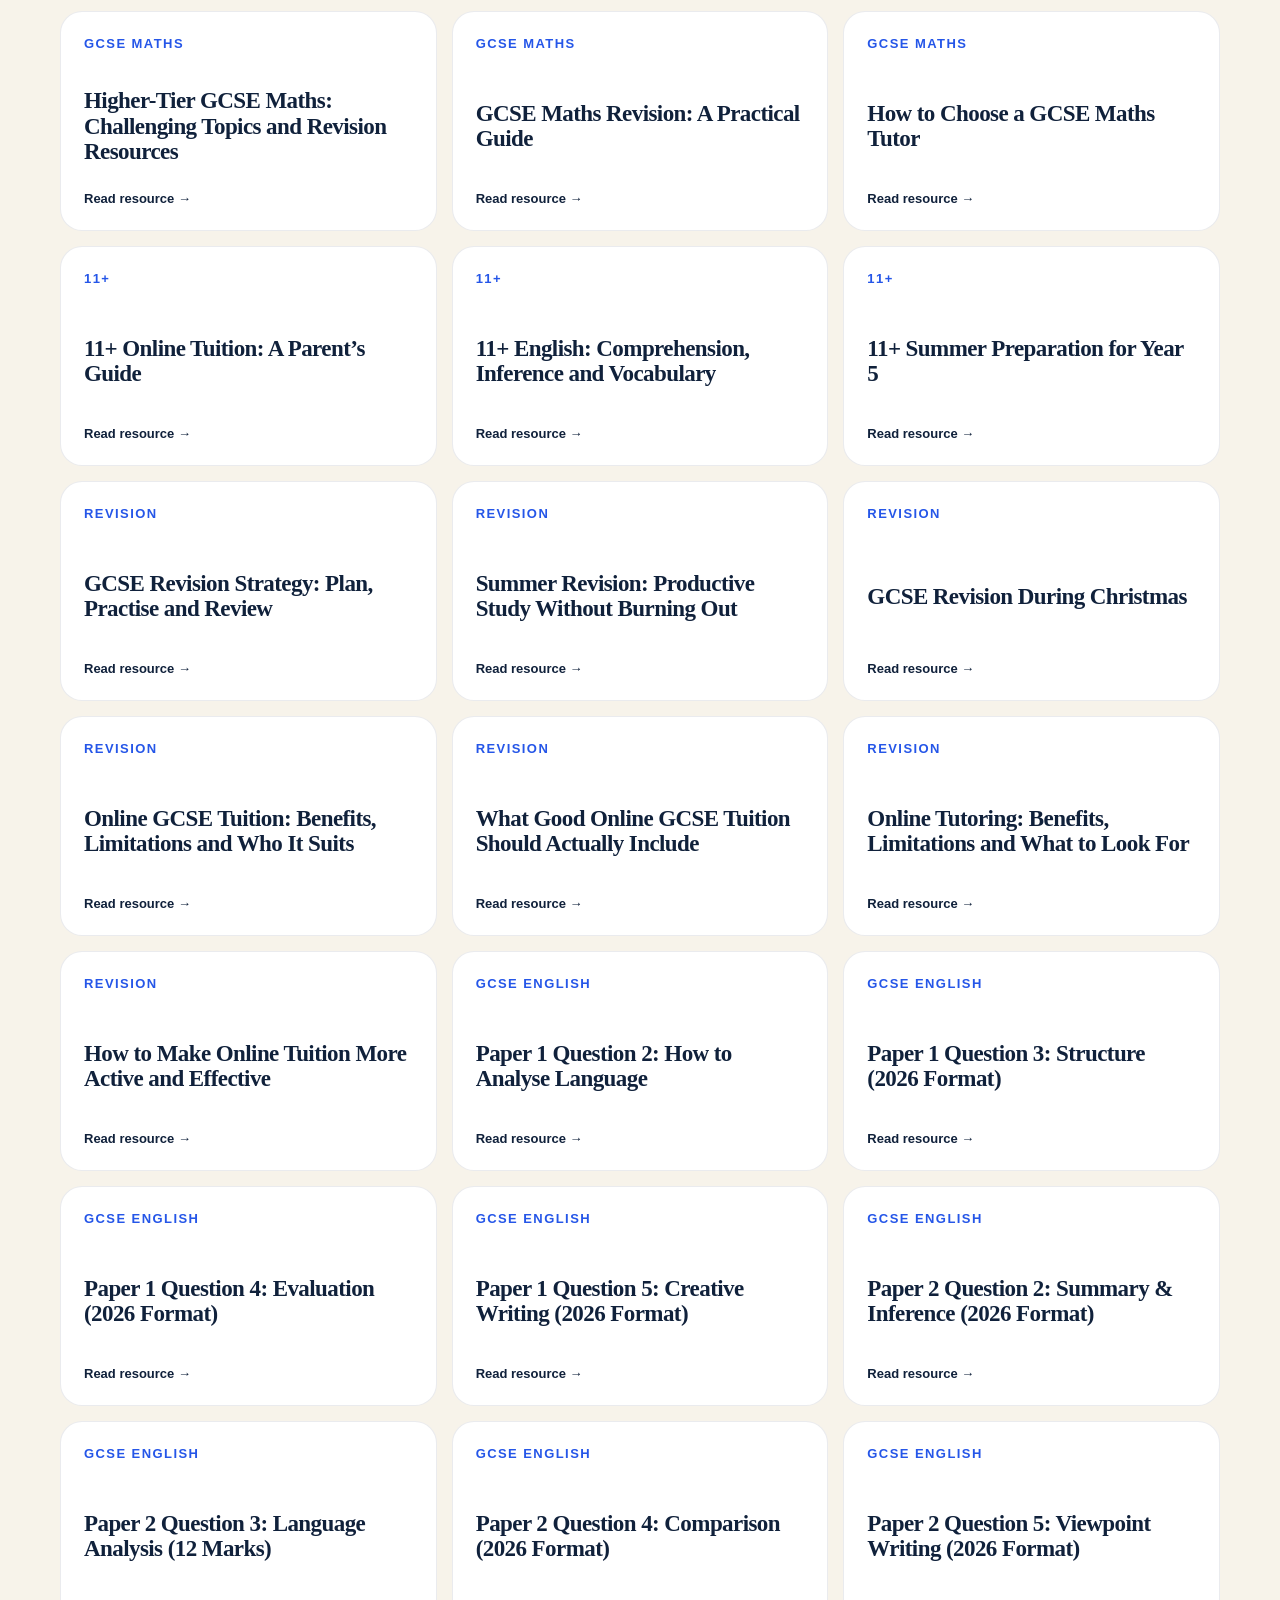
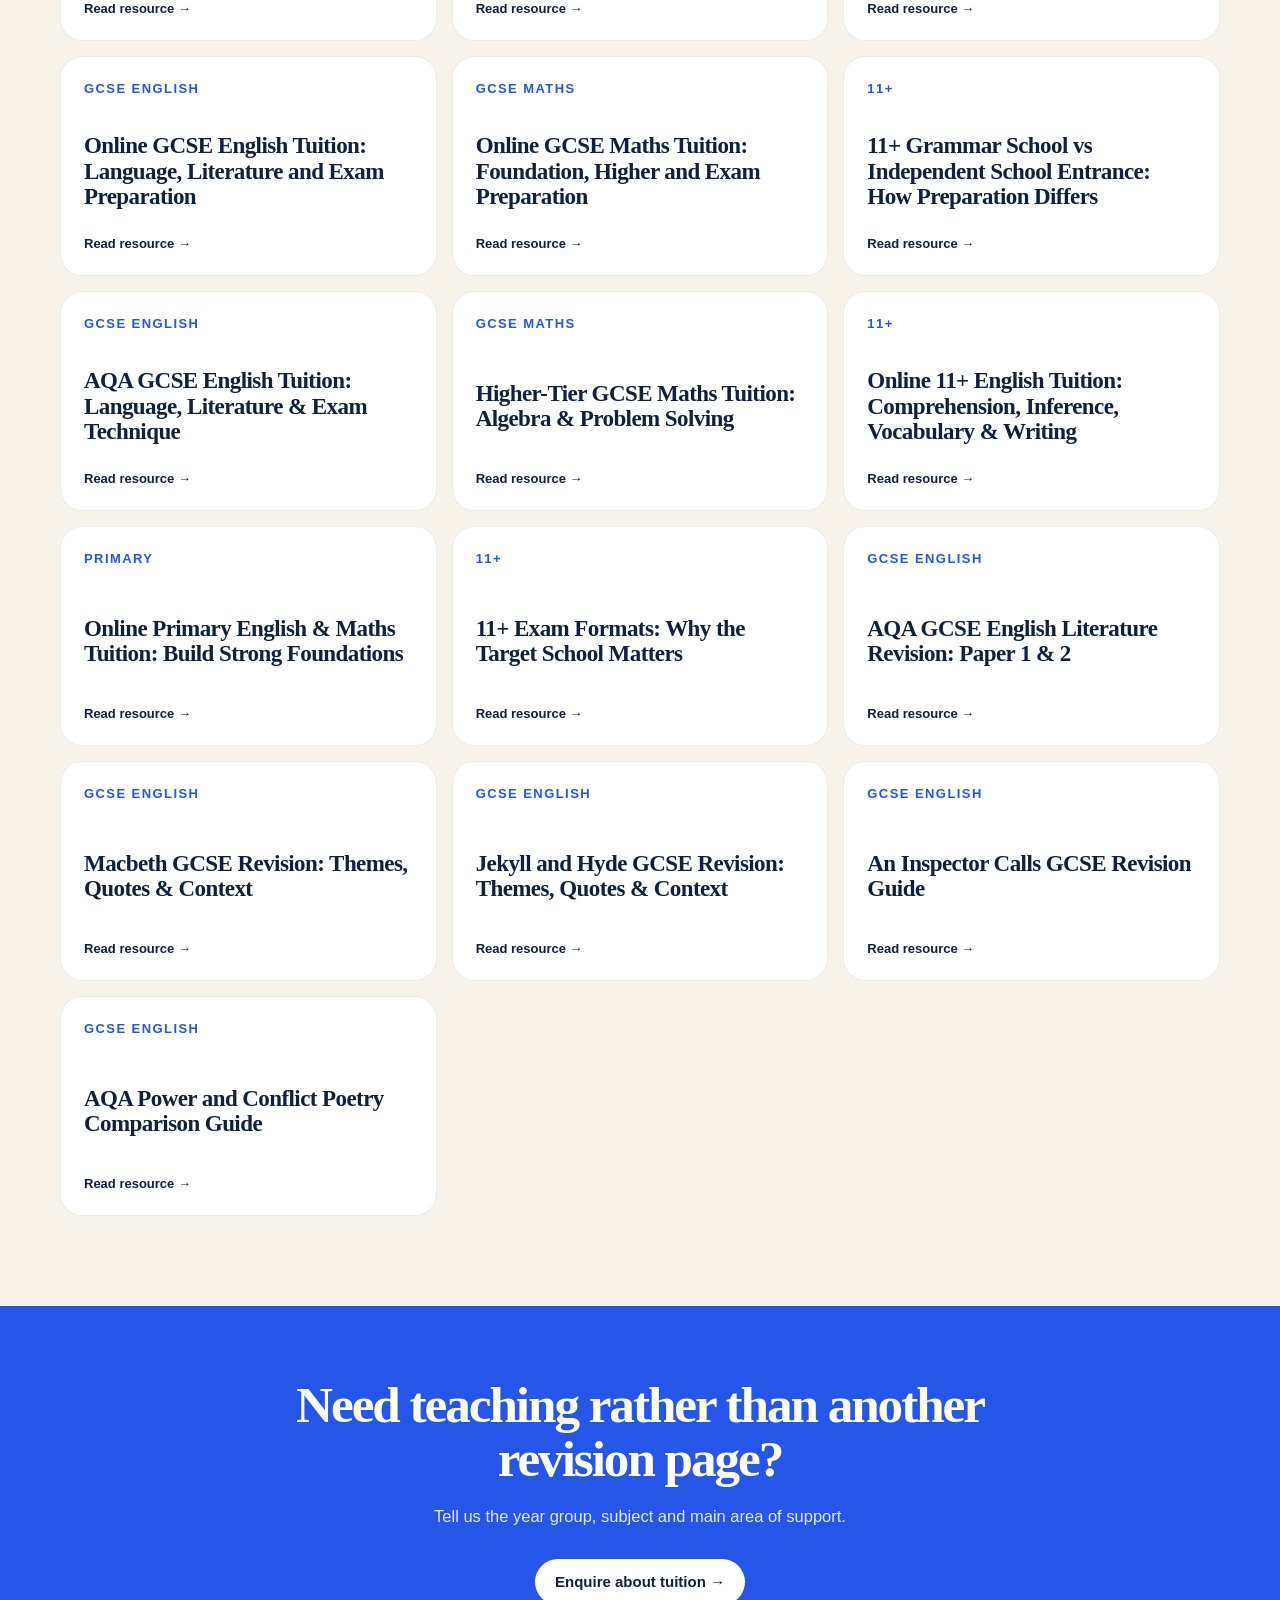
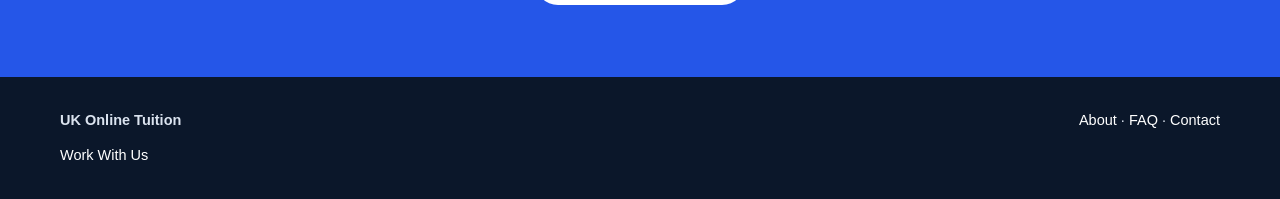
<file: resources/index.html>
<!doctype html><html lang="en-GB"><head>
<meta charset="utf-8"><meta name="viewport" content="width=device-width,initial-scale=1">
<title>Tuition Resources & Study Guidance | UK Online Tuition</title><meta name="description" content="Practical GCSE, 11+, Primary and study-skills guidance designed to make the next piece of work more accurate and independent.">
<meta name="robots" content="noindex,nofollow"><link rel="canonical" href="https://www.ukonlinetuition.co.uk/resources/"><meta property="og:type" content="website"><meta property="og:title" content="Tuition Resources & Study Guidance | UK Online Tuition"><meta property="og:description" content="Practical GCSE, 11+, Primary and study-skills guidance designed to make the next piece of work more accurate and independent."><meta property="og:url" content="https://www.ukonlinetuition.co.uk/resources/"><meta name="twitter:card" content="summary"><meta name="twitter:title" content="Tuition Resources & Study Guidance | UK Online Tuition"><meta name="twitter:description" content="Practical GCSE, 11+, Primary and study-skills guidance designed to make the next piece of work more accurate and independent."><meta name="theme-color" content="#10213b"><link rel="icon" href="../assets/favicon.svg" type="image/svg+xml"><link rel="stylesheet" href="../assets/live-design.css"><link rel="stylesheet" href="../assets/motion.css"></head><body><a class="draft-skip" href="#main-content">Skip to content</a><nav id="ukot-global-nav" class="ukot-canonical-nav" aria-label="Main navigation"><div class="ukot-canonical-navin"><a class="ukot-canonical-brand" href="../index.html">UK Online Tuition</a><button type="button" class="ukot-canonical-toggle" aria-expanded="false" aria-controls="ukot-canonical-links">Menu</button><div id="ukot-canonical-links" class="ukot-canonical-links"><a href="../gcse/index.html">GCSE</a><a href="../11-plus/index.html">11+</a><a href="../primary/index.html">Primary</a><a href="../how-it-works/index.html">How It Works</a><a href="../about/index.html">About</a><a href="index.html">Resources</a><a href="../faq/index.html">FAQ</a><a class="ukot-canonical-enquire" href="../contact/index.html">Enquire</a></div></div></nav><div id="ukot-lib" data-ui2="1"><main id="main-content"><section class="hero"><div class="wrap"><div class="ey">Resource library</div><h1>Revision material worth using.</h1><p class="lede">Practical guides for GCSE English, GCSE Maths, 11+ and effective revision. The library is organised around real learning problems rather than a stream of generic blog posts.</p></div></section><section class="feature"><div class="wrap featured"><a class="big" href="https://www.ukonlinetuition.co.uk/post/aqa-gcse-english-language-paper-1"><span class="label">Featured · GCSE English</span><div><h2>AQA Paper 1, broken down properly.</h2><p>Questions, marks, assessment focus and practical exam advice in one place.</p></div><span>Read the guide →</span></a><a class="smallf" href="https://www.ukonlinetuition.co.uk/post/11-plus-online-tuition-parent-guide"><span class="label">Featured · 11+</span><div><h2>Start with the test your child will actually sit.</h2></div><span>Parent guide →</span></a></div></section><section class="library"><div class="wrap"><div class="ey">Browse all resources</div><h2>Find the next useful thing.</h2><div class="tools"><div class="filters"><button type="button" class="filter on" data-f="all" aria-pressed="true">All</button><button type="button" class="filter" data-f="GCSE English" aria-pressed="false">GCSE English</button><button type="button" class="filter" data-f="GCSE Maths" aria-pressed="false">GCSE Maths</button><button type="button" class="filter" data-f="11+" aria-pressed="false">11+</button><button type="button" class="filter" data-f="Primary" aria-pressed="false">Primary</button><button type="button" class="filter" data-f="Revision" aria-pressed="false">Revision</button></div><input class="search" type="search" aria-label="Search resources" placeholder="Search resources…"><div id="ukot-resource-status" aria-live="polite">40 resources shown</div></div><div class="grid"><a class="card" href="https://www.ukonlinetuition.co.uk/post/aqa-gcse-english-language-paper-1"><span class="cat">GCSE English</span><h3>AQA English Language Paper 1: Questions, Marks and Exam Tips</h3><span class="go">Read resource →</span></a><a class="card" href="https://www.ukonlinetuition.co.uk/post/aqa-gcse-english-language-paper-2"><span class="cat">GCSE English</span><h3>AQA English Language Paper 2: Questions, Marks and Revision Strategy</h3><span class="go">Read resource →</span></a><a class="card" href="https://www.ukonlinetuition.co.uk/post/aqa-gcse-english-language-study-plan"><span class="cat">GCSE English</span><h3>AQA English Language Revision: A Practical Study Plan</h3><span class="go">Read resource →</span></a><a class="card" href="https://www.ukonlinetuition.co.uk/post/aqa-gcse-english-language-revision-drills"><span class="cat">GCSE English</span><h3>Five 20-Minute AQA English Language Revision Drills</h3><span class="go">Read resource →</span></a><a class="card" href="https://www.ukonlinetuition.co.uk/post/aqa-gcse-english-language-common-mistakes"><span class="cat">GCSE English</span><h3>AQA English Language: Common Mistakes and How to Fix Them</h3><span class="go">Read resource →</span></a><a class="card" href="https://www.ukonlinetuition.co.uk/post/how-to-memorise-gcse-english-quotes"><span class="cat">GCSE English</span><h3>How to Memorise Quotes for GCSE English</h3><span class="go">Read resource →</span></a><a class="card" href="https://www.ukonlinetuition.co.uk/post/higher-tier-gcse-maths-revision"><span class="cat">GCSE Maths</span><h3>Higher-Tier GCSE Maths: Challenging Topics and Revision Resources</h3><span class="go">Read resource →</span></a><a class="card" href="https://www.ukonlinetuition.co.uk/post/gcse-maths-revision-guide"><span class="cat">GCSE Maths</span><h3>GCSE Maths Revision: A Practical Guide</h3><span class="go">Read resource →</span></a><a class="card" href="https://www.ukonlinetuition.co.uk/post/how-to-choose-gcse-maths-tutor"><span class="cat">GCSE Maths</span><h3>How to Choose a GCSE Maths Tutor</h3><span class="go">Read resource →</span></a><a class="card" href="https://www.ukonlinetuition.co.uk/post/11-plus-online-tuition-parent-guide"><span class="cat">11+</span><h3>11+ Online Tuition: A Parent’s Guide</h3><span class="go">Read resource →</span></a><a class="card" href="https://www.ukonlinetuition.co.uk/post/11-plus-english-comprehension-inference-vocabulary"><span class="cat">11+</span><h3>11+ English: Comprehension, Inference and Vocabulary</h3><span class="go">Read resource →</span></a><a class="card" href="https://www.ukonlinetuition.co.uk/post/11-plus-summer-preparation-year-5"><span class="cat">11+</span><h3>11+ Summer Preparation for Year 5</h3><span class="go">Read resource →</span></a><a class="card" href="https://www.ukonlinetuition.co.uk/post/gcse-revision-strategy"><span class="cat">Revision</span><h3>GCSE Revision Strategy: Plan, Practise and Review</h3><span class="go">Read resource →</span></a><a class="card" href="https://www.ukonlinetuition.co.uk/post/summer-revision-study-plan"><span class="cat">Revision</span><h3>Summer Revision: Productive Study Without Burning Out</h3><span class="go">Read resource →</span></a><a class="card" href="https://www.ukonlinetuition.co.uk/post/gcse-revision-christmas-study-plan"><span class="cat">Revision</span><h3>GCSE Revision During Christmas</h3><span class="go">Read resource →</span></a><a class="card" href="https://www.ukonlinetuition.co.uk/post/online-gcse-tuition-benefits-limitations"><span class="cat">Revision</span><h3>Online GCSE Tuition: Benefits, Limitations and Who It Suits</h3><span class="go">Read resource →</span></a><a class="card" href="https://www.ukonlinetuition.co.uk/post/what-good-online-gcse-tuition-includes"><span class="cat">Revision</span><h3>What Good Online GCSE Tuition Should Actually Include</h3><span class="go">Read resource →</span></a><a class="card" href="https://www.ukonlinetuition.co.uk/post/online-tutoring-benefits-limitations"><span class="cat">Revision</span><h3>Online Tutoring: Benefits, Limitations and What to Look For</h3><span class="go">Read resource →</span></a><a class="card" href="https://www.ukonlinetuition.co.uk/post/active-effective-online-tuition"><span class="cat">Revision</span><h3>How to Make Online Tuition More Active and Effective</h3><span class="go">Read resource →</span></a><a class="card" href="https://www.ukonlinetuition.co.uk/post/aqa-english-language-paper-1-question-2-language-analysis"><span class="cat">GCSE English</span><h3>Paper 1 Question 2: How to Analyse Language</h3><span class="go">Read resource →</span></a><a class="card" href="https://www.ukonlinetuition.co.uk/post/aqa-english-language-paper-1-question-3-structure-2026"><span class="cat">GCSE English</span><h3>Paper 1 Question 3: Structure (2026 Format)</h3><span class="go">Read resource →</span></a><a class="card" href="https://www.ukonlinetuition.co.uk/post/aqa-english-language-paper-1-question-4-evaluation-2026"><span class="cat">GCSE English</span><h3>Paper 1 Question 4: Evaluation (2026 Format)</h3><span class="go">Read resource →</span></a><a class="card" href="https://www.ukonlinetuition.co.uk/post/aqa-english-language-paper-1-question-5-creative-writing-2026"><span class="cat">GCSE English</span><h3>Paper 1 Question 5: Creative Writing (2026 Format)</h3><span class="go">Read resource →</span></a><a class="card" href="https://www.ukonlinetuition.co.uk/post/aqa-english-language-paper-2-question-2-summary-inference-2026"><span class="cat">GCSE English</span><h3>Paper 2 Question 2: Summary &amp; Inference (2026 Format)</h3><span class="go">Read resource →</span></a><a class="card" href="https://www.ukonlinetuition.co.uk/post/aqa-english-language-paper-2-question-3-language-analysis"><span class="cat">GCSE English</span><h3>Paper 2 Question 3: Language Analysis (12 Marks)</h3><span class="go">Read resource →</span></a><a class="card" href="https://www.ukonlinetuition.co.uk/post/aqa-english-language-paper-2-question-4-comparison-2026"><span class="cat">GCSE English</span><h3>Paper 2 Question 4: Comparison (2026 Format)</h3><span class="go">Read resource →</span></a><a class="card" href="https://www.ukonlinetuition.co.uk/post/aqa-english-language-paper-2-question-5-viewpoint-writing-2026"><span class="cat">GCSE English</span><h3>Paper 2 Question 5: Viewpoint Writing (2026 Format)</h3><span class="go">Read resource →</span></a><a class="card" href="https://www.ukonlinetuition.co.uk/post/online-gcse-english-tuition"><span class="cat">GCSE English</span><h3>Online GCSE English Tuition: Language, Literature and Exam Preparation</h3><span class="go">Read resource →</span></a><a class="card" href="https://www.ukonlinetuition.co.uk/post/online-gcse-maths-tuition"><span class="cat">GCSE Maths</span><h3>Online GCSE Maths Tuition: Foundation, Higher and Exam Preparation</h3><span class="go">Read resource →</span></a><a class="card" href="https://www.ukonlinetuition.co.uk/post/11-plus-grammar-independent-school-preparation"><span class="cat">11+</span><h3>11+ Grammar School vs Independent School Entrance: How Preparation Differs</h3><span class="go">Read resource →</span></a><a class="card" href="https://www.ukonlinetuition.co.uk/post/aqa-gcse-english-tuition-online"><span class="cat">GCSE English</span><h3>AQA GCSE English Tuition: Language, Literature &amp; Exam Technique</h3><span class="go">Read resource →</span></a><a class="card" href="https://www.ukonlinetuition.co.uk/post/higher-tier-gcse-maths-tuition-online"><span class="cat">GCSE Maths</span><h3>Higher-Tier GCSE Maths Tuition: Algebra &amp; Problem Solving</h3><span class="go">Read resource →</span></a><a class="card" href="https://www.ukonlinetuition.co.uk/post/online-11-plus-english-tuition"><span class="cat">11+</span><h3>Online 11+ English Tuition: Comprehension, Inference, Vocabulary &amp; Writing</h3><span class="go">Read resource →</span></a><a class="card" href="https://www.ukonlinetuition.co.uk/post/online-primary-english-maths-tuition"><span class="cat">Primary</span><h3>Online Primary English &amp; Maths Tuition: Build Strong Foundations</h3><span class="go">Read resource →</span></a><a class="card" href="https://www.ukonlinetuition.co.uk/post/11-plus-exam-formats-target-school"><span class="cat">11+</span><h3>11+ Exam Formats: Why the Target School Matters</h3><span class="go">Read resource →</span></a><a class="card" href="https://www.ukonlinetuition.co.uk/post/aqa-gcse-english-literature-revision-guide"><span class="cat">GCSE English</span><h3>AQA GCSE English Literature Revision: Paper 1 &amp; 2</h3><span class="go">Read resource →</span></a><a class="card" href="https://www.ukonlinetuition.co.uk/post/macbeth-gcse-revision-themes-quotes-context"><span class="cat">GCSE English</span><h3>Macbeth GCSE Revision: Themes, Quotes &amp; Context</h3><span class="go">Read resource →</span></a><a class="card" href="https://www.ukonlinetuition.co.uk/post/jekyll-hyde-gcse-revision-themes-quotes-context"><span class="cat">GCSE English</span><h3>Jekyll and Hyde GCSE Revision: Themes, Quotes &amp; Context</h3><span class="go">Read resource →</span></a><a class="card" href="https://www.ukonlinetuition.co.uk/post/an-inspector-calls-gcse-revision-guide"><span class="cat">GCSE English</span><h3>An Inspector Calls GCSE Revision Guide</h3><span class="go">Read resource →</span></a><a class="card" href="https://www.ukonlinetuition.co.uk/post/aqa-power-conflict-poetry-comparison-guide"><span class="cat">GCSE English</span><h3>AQA Power and Conflict Poetry Comparison Guide</h3><span class="go">Read resource →</span></a></div><div class="empty" style="display: none;">No resources match that search.</div></div></section><section class="cta"><div class="wrap"><h2>Need teaching rather than another revision page?</h2><p>Tell us the year group, subject and main area of support.</p><a class="btn" href="../contact/index.html">Enquire about tuition →</a></div></section></main><footer><div class="wrap foot"><div><b>UK Online Tuition</b></div><div><a href="../about/index.html">About</a> · <a href="../faq/index.html">FAQ</a> · <a href="../contact/index.html">Contact</a></div></div><div class="wrap draft-work-link"><a href="../work-with-us/index.html">Work With Us</a></div></footer></div><script src="../assets/main.js" defer></script><script src="../assets/live-design.js" defer></script><script src="../assets/motion.js" defer></script></body></html>
</file>
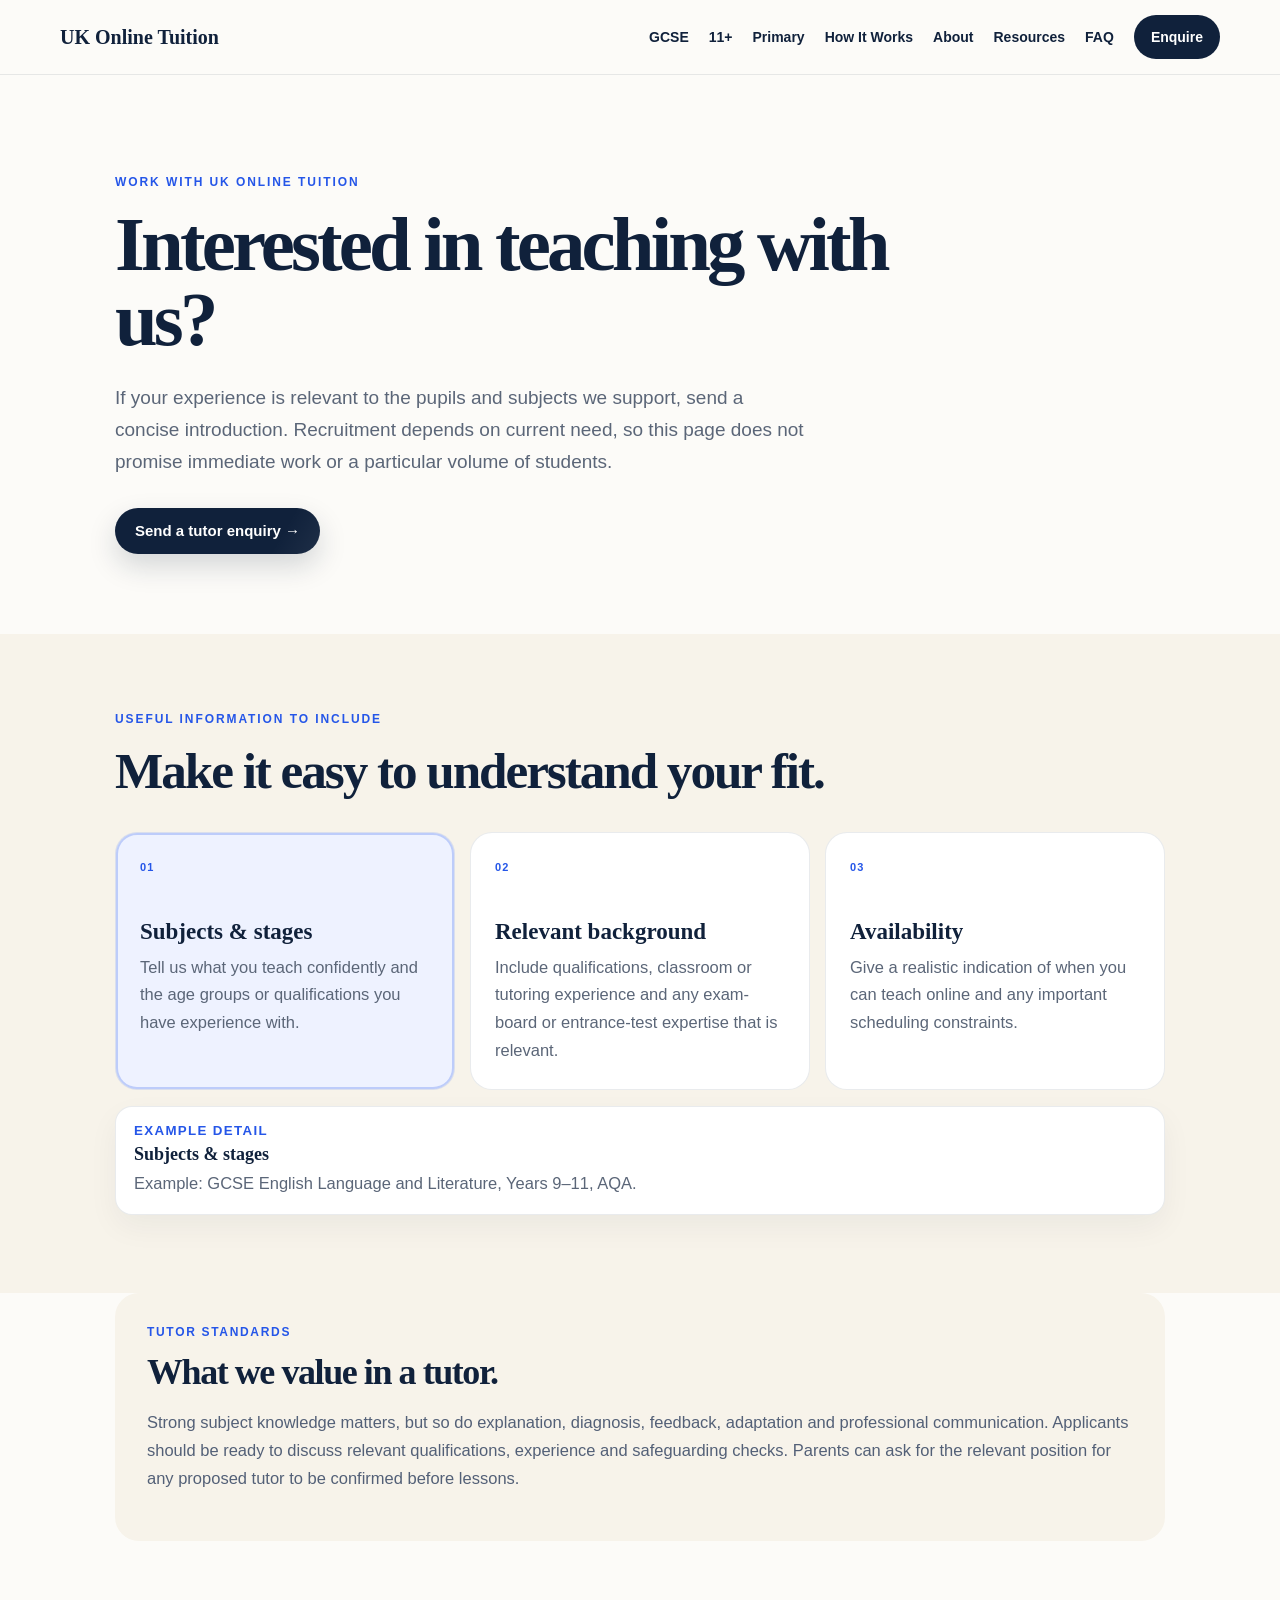
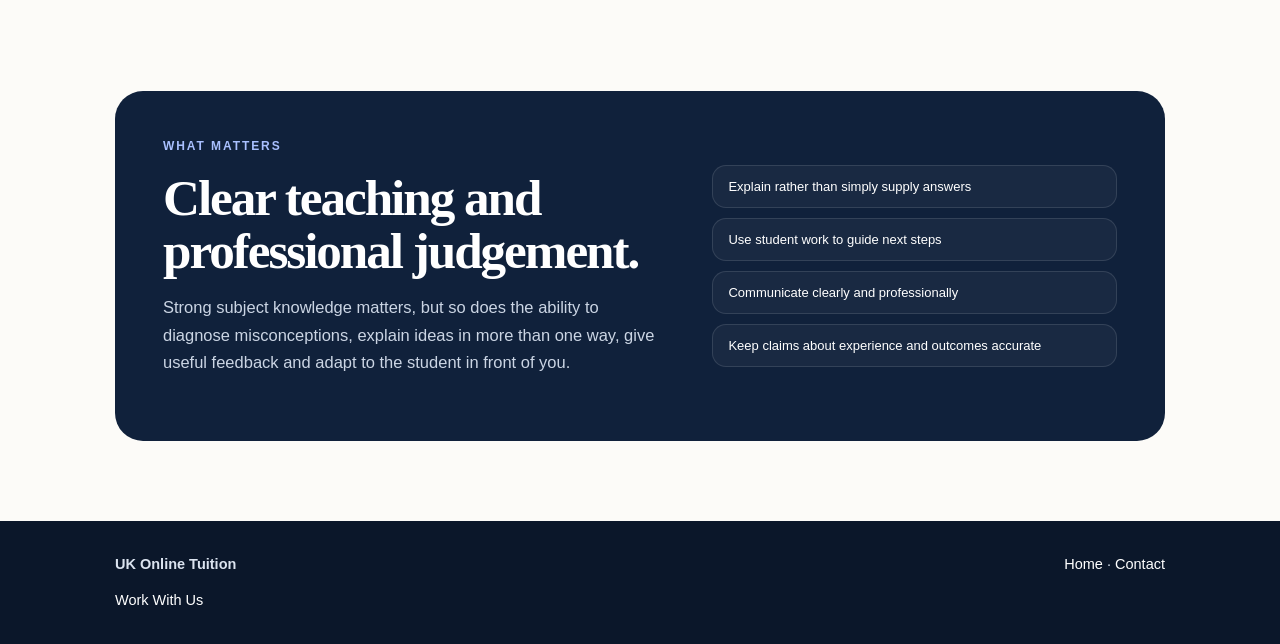
<file: work-with-us/index.html>
<!doctype html><html lang="en-GB"><head>
<meta charset="utf-8"><meta name="viewport" content="width=device-width,initial-scale=1">
<title>Work With Us | UK Online Tuition</title><meta name="description" content="Information for experienced tutors interested in working with UK Online Tuition and its approach to clear, diagnostic online teaching."><meta name="robots" content="noindex,nofollow"><link rel="canonical" href="https://www.ukonlinetuition.co.uk/work-with-us/"><meta property="og:type" content="website"><meta property="og:title" content="Work With Us | UK Online Tuition"><meta property="og:description" content="Information for experienced tutors interested in working with UK Online Tuition and its approach to clear, diagnostic online teaching."><meta property="og:url" content="https://www.ukonlinetuition.co.uk/work-with-us/"><meta name="twitter:card" content="summary"><meta name="twitter:title" content="Work With Us | UK Online Tuition"><meta name="twitter:description" content="Information for experienced tutors interested in working with UK Online Tuition and its approach to clear, diagnostic online teaching."><meta name="theme-color" content="#10213b"><link rel="icon" href="../assets/favicon.svg" type="image/svg+xml"><link rel="stylesheet" href="../assets/live-design.css"><link rel="stylesheet" href="../assets/motion.css"></head><body><a class="draft-skip" href="#main-content">Skip to content</a><nav id="ukot-global-nav" class="ukot-canonical-nav" aria-label="Main navigation"><div class="ukot-canonical-navin"><a class="ukot-canonical-brand" href="../index.html">UK Online Tuition</a><button type="button" class="ukot-canonical-toggle" aria-expanded="false" aria-controls="ukot-canonical-links">Menu</button><div id="ukot-canonical-links" class="ukot-canonical-links"><a href="../gcse/index.html">GCSE</a><a href="../11-plus/index.html">11+</a><a href="../primary/index.html">Primary</a><a href="../how-it-works/index.html">How It Works</a><a href="../about/index.html">About</a><a href="../resources/index.html">Resources</a><a href="../faq/index.html">FAQ</a><a class="ukot-canonical-enquire" href="../contact/index.html">Enquire</a></div></div></nav><div id="ukot-work"><main id="main-content"><section class="hero"><div class="wrap"><div class="ey">Work with UK Online Tuition</div><h1>Interested in teaching with us?</h1><p class="lede">If your experience is relevant to the pupils and subjects we support, send a concise introduction. Recruitment depends on current need, so this page does not promise immediate work or a particular volume of students.</p><a class="btn" href="mailto:ukonlinetuition1@gmail.com?subject=Tutor%20enquiry">Send a tutor enquiry →</a></div></section><section class="section"><div class="wrap"><div class="ey">Useful information to include</div><h2>Make it easy to understand your fit.</h2><div class="grid" data-ui2="1" role="group" aria-label="Tutor enquiry information"><div class="card ukot-click" role="button" tabindex="0" aria-pressed="true"><span>01</span><h3>Subjects &amp; stages</h3><p>Tell us what you teach confidently and the age groups or qualifications you have experience with.</p></div><div class="card ukot-click" role="button" tabindex="0" aria-pressed="false"><span>02</span><h3>Relevant background</h3><p>Include qualifications, classroom or tutoring experience and any exam-board or entrance-test expertise that is relevant.</p></div><div class="card ukot-click" role="button" tabindex="0" aria-pressed="false"><span>03</span><h3>Availability</h3><p>Give a realistic indication of when you can teach online and any important scheduling constraints.</p></div></div><div class="ukot-dyn" aria-live="polite"><small>Example detail</small><b>Subjects &amp; stages</b><p>Example: GCSE English Language and Literature, Years 9–11, AQA.</p></div></div></section><section class="ukot-standards-note" style="width: min(1050px, 100% - 40px); margin: 0px auto 70px; padding: 32px; border-radius: 24px; background: rgb(247, 243, 234); color: rgb(16, 33, 59);"><div style="font-size:12px;letter-spacing:.14em;text-transform:uppercase;font-weight:850;color:#2556e8">Tutor standards</div><h2 style="font:700 36px Georgia,serif;margin:12px 0">What we value in a tutor.</h2><p style="font-size:16.5px;line-height:1.7;color:#536077">Strong subject knowledge matters, but so do explanation, diagnosis, feedback, adaptation and professional communication. Applicants should be ready to discuss relevant qualifications, experience and safeguarding checks. Parents can ask for the relevant position for any proposed tutor to be confirmed before lessons.</p></section><section class="panel"><div class="wrap panelin"><div><div class="ey" style="color:#a9c0ff">What matters</div><h2>Clear teaching and professional judgement.</h2><p>Strong subject knowledge matters, but so does the ability to diagnose misconceptions, explain ideas in more than one way, give useful feedback and adapt to the student in front of you.</p></div><div class="check"><div>Explain rather than simply supply answers</div><div>Use student work to guide next steps</div><div>Communicate clearly and professionally</div><div>Keep claims about experience and outcomes accurate</div></div></div></section></main><footer><div class="wrap foot"><div><b>UK Online Tuition</b></div><div><a href="../index.html">Home</a> · <a href="../contact/index.html">Contact</a></div></div><div class="wrap draft-work-link"><a href="../work-with-us/index.html">Work With Us</a></div></footer></div><script src="../assets/main.js" defer></script><script src="../assets/live-design.js" defer></script><script src="../assets/motion.js" defer></script></body></html>
</file>
<file: assets/live-design.css>
html{scroll-behavior:smooth}body{margin:0;background:#fcfbf8}button,input,select,textarea{font:inherit}button,[role=button]{cursor:pointer}a:focus-visible,button:focus-visible,[role=button]:focus-visible,input:focus-visible,select:focus-visible,textarea:focus-visible,summary:focus-visible{outline:3px solid #2556e8;outline-offset:4px}.draft-skip{position:fixed;top:-80px;left:16px;z-index:2147483647;background:#fff;color:#10213b;padding:12px}.draft-skip:focus{top:10px}[id]{scroll-margin-top:90px}[hidden]{display:none!important}.draft-work-link{padding-top:12px}.preview-form .field-grid{display:grid;grid-template-columns:1fr 1fr;gap:20px}.preview-form .field{min-width:0}.preview-form .full{grid-column:1/-1}.preview-form label{display:block;font-weight:700;margin-bottom:8px}.preview-form input,.preview-form select,.preview-form textarea{width:100%;box-sizing:border-box;min-height:48px;border:1px solid #b8c2d1;border-radius:12px;padding:12px;background:white;color:#10213b}.preview-form textarea{min-height:130px}.preview-form .btn{border:0}.form-status{margin-top:18px;color:#10213b}.preview-form h2{font-size:30px!important}#ukot-global-nav .ukot-canonical-links{max-height:calc(100dvh - 90px);overflow-y:auto!important}@media(max-width:600px){.preview-form .field-grid{grid-template-columns:1fr}.preview-form .full{grid-column:auto}}@media(prefers-reduced-motion:reduce){html{scroll-behavior:auto}*{animation:none!important;transition:none!important}}
#ukot-home{--n:#10213b;--b:#2556e8;--c:#f7f3ea;--m:#5b6678;color:var(--n);background:#fcfbf8;font-family:"Avenir Next","Segoe UI",Arial,sans-serif;min-height:100vh}#ukot-home *{box-sizing:border-box}#ukot-home a{text-decoration:none}#ukot-home .wrap{width:min(1180px,calc(100% - 40px));margin:auto}#ukot-home .nav{position:sticky;top:0;z-index:30;background:rgba(252,251,248,.9);backdrop-filter:blur(18px);border-bottom:1px solid #10213b17}#ukot-home .navin{height:76px;display:flex;align-items:center;justify-content:space-between;gap:24px}#ukot-home .brand{font:700 20px Georgia,serif;color:var(--n)}#ukot-home .links{display:flex;gap:24px;align-items:center}#ukot-home .links a{color:var(--n);font-size:14px;font-weight:600}#ukot-home .btn{display:inline-flex;align-items:center;justify-content:center;padding:14px 20px;border-radius:999px;background:var(--n);color:#fff!important;font-weight:700;font-size:14px;box-shadow:0 12px 30px #10213b2e;transition:.25s}#ukot-home .btn:hover{transform:translateY(-2px);box-shadow:0 18px 38px #10213b3d}#ukot-home .btn.alt{background:transparent;color:var(--n)!important;border:1px solid #10213b33;box-shadow:none}#ukot-home .hero{padding:90px 0 76px;overflow:hidden}#ukot-home .grid{display:grid;grid-template-columns:1.08fr .92fr;gap:70px;align-items:center}#ukot-home .ey{font-size:12px;letter-spacing:.16em;font-weight:800;text-transform:uppercase;color:var(--b);margin-bottom:18px}#ukot-home h1,#ukot-home h2,#ukot-home h3{font-family:Georgia,"Times New Roman",serif;color:var(--n);margin:0}#ukot-home h1{font-size:clamp(48px,6vw,82px);line-height:.98;letter-spacing:-.05em}#ukot-home h2{font-size:clamp(36px,4vw,58px);line-height:1.03;letter-spacing:-.04em}#ukot-home h3{font-size:25px;letter-spacing:-.03em}#ukot-home .lede{font-size:19px;line-height:1.65;color:var(--m);max-width:650px;margin:26px 0 30px}#ukot-home .actions{display:flex;gap:12px;flex-wrap:wrap}#ukot-home .proof{display:flex;gap:16px;flex-wrap:wrap;margin-top:34px}#ukot-home .pill{padding:9px 12px;border:1px solid #10213b1f;border-radius:999px;background:#fff;font-size:12px;font-weight:700;color:#3e4b60}#ukot-home .visual{position:relative;min-height:500px}#ukot-home .orb{position:absolute;width:380px;height:380px;border-radius:50%;background:radial-gradient(circle at 30% 30%,#dce5ff,#bfcdf8 60%,#aabbe9);right:-30px;top:25px}#ukot-home .lesson{position:absolute;left:0;right:18px;top:62px;background:#fffffff0;border:1px solid #10213b1a;border-radius:28px;padding:24px;box-shadow:0 34px 80px #10213b2e;backdrop-filter:blur(14px);animation:ukotFloat 7s ease-in-out infinite}#ukot-home .lessonhead{display:flex;justify-content:space-between;align-items:center;padding-bottom:18px;border-bottom:1px solid #10213b1a}#ukot-home .live{font-size:11px;font-weight:800;letter-spacing:.12em;color:#15805f;text-transform:uppercase}#ukot-home .dot{display:inline-block;width:8px;height:8px;border-radius:50%;background:#20b486;margin-right:7px;box-shadow:0 0 0 5px #20b4861f}#ukot-home .topic{font:700 24px Georgia,serif;margin:22px 0 8px}#ukot-home .small{color:var(--m);font-size:13px;line-height:1.55}#ukot-home .steps{display:grid;grid-template-columns:repeat(4,1fr);gap:8px;margin-top:22px}#ukot-home .step{padding:13px 8px;border-radius:15px;background:#f4f6fb;text-align:center;font-size:11px;font-weight:800;color:#546074}#ukot-home .step.on{background:var(--n);color:#fff}#ukot-home .feedback{margin-top:18px;padding:16px;border-radius:18px;background:var(--c);display:grid;grid-template-columns:42px 1fr;gap:12px;align-items:center}#ukot-home .mark{width:42px;height:42px;border-radius:12px;background:var(--b);color:#fff;display:grid;place-items:center;font-weight:800}#ukot-home .mini{position:absolute;right:-16px;bottom:40px;background:var(--n);color:#fff;border-radius:20px;padding:18px 20px;width:200px;box-shadow:0 22px 44px #10213b3d;animation:ukotFloat 6s 1.2s ease-in-out infinite}#ukot-home .mini b{font:700 20px Georgia,serif;display:block;margin-bottom:5px}#ukot-home .section{padding:94px 0}#ukot-home .cream{background:var(--c)}#ukot-home .intro{display:flex;justify-content:space-between;gap:40px;align-items:end;margin-bottom:42px}#ukot-home .intro p{max-width:540px;color:var(--m);line-height:1.65;margin:0}#ukot-home .cards{display:grid;grid-template-columns:repeat(3,1fr);gap:18px}#ukot-home .card{background:#fff;border:1px solid #10213b1a;border-radius:24px;padding:26px;min-height:250px;transition:.28s}#ukot-home .card:hover{transform:translateY(-5px);box-shadow:0 24px 55px #10213b1f}#ukot-home .num{font-size:11px;font-weight:800;letter-spacing:.12em;color:var(--b);margin-bottom:48px}#ukot-home .card p{color:var(--m);line-height:1.6;margin:12px 0 24px}#ukot-home .arrow{color:var(--n);font-weight:800;font-size:13px}#ukot-home .process{display:grid;grid-template-columns:repeat(4,1fr);gap:1px;background:#10213b1f;border:1px solid #10213b1f;border-radius:26px;overflow:hidden;margin-top:46px}#ukot-home .proc{background:#fff;padding:28px;min-height:220px}#ukot-home .proc span{display:block;color:var(--b);font-size:11px;font-weight:900;letter-spacing:.12em;margin-bottom:48px}#ukot-home .proc p{color:var(--m);line-height:1.55;font-size:14px}#ukot-home .trust{display:grid;grid-template-columns:.8fr 1.2fr;gap:80px}#ukot-home .cred{background:var(--n);color:#fff;border-radius:28px;padding:34px;position:sticky;top:105px}#ukot-home .cred .ey{color:#a9c0ff}#ukot-home .cred h3{color:#fff;font-size:32px}#ukot-home .cred p{color:#cbd4e4;line-height:1.65}#ukot-home .ticks{display:grid;gap:18px}#ukot-home .tick{padding:0 0 24px 34px;border-bottom:1px solid #10213b1c;position:relative}#ukot-home .tick:before{content:'✓';position:absolute;left:0;color:var(--b);font-weight:900}#ukot-home .tick b{display:block;margin-bottom:6px}#ukot-home .tick p{margin:0;color:var(--m);line-height:1.55}#ukot-home .resources{display:grid;grid-template-columns:repeat(3,1fr);gap:16px;margin-top:40px}#ukot-home .res{padding:24px;border-radius:22px;background:#fff;border:1px solid #10213b1a;color:var(--n);min-height:180px;display:flex;flex-direction:column;justify-content:space-between}#ukot-home .res small{color:var(--b);font-weight:800;letter-spacing:.08em;text-transform:uppercase}#ukot-home .cta{padding:76px 0;background:var(--b);color:#fff;text-align:center}#ukot-home .cta h2{color:#fff;max-width:800px;margin:auto}#ukot-home .cta p{max-width:600px;margin:20px auto 28px;color:#e5ebff;line-height:1.65}#ukot-home .cta .btn{background:#fff;color:var(--n)!important}#ukot-home .foot{background:#0b172a;color:#dbe3ef;padding:34px 0}#ukot-home .footin{display:flex;justify-content:space-between;gap:30px;font-size:13px}#ukot-home .foot a{color:#fff}.ukot-home-active #ukot-floating-enquiry{display:none!important}@keyframes ukotFloat{50%{transform:translateY(-10px)}}@media(max-width:900px){#ukot-home .links a:not(.navcta){display:none}#ukot-home .grid,#ukot-home .trust{grid-template-columns:1fr;gap:44px}#ukot-home .cards,#ukot-home .resources{grid-template-columns:1fr}#ukot-home .process{grid-template-columns:1fr 1fr}#ukot-home .cred{position:static}}@media(max-width:560px){#ukot-home .wrap{width:calc(100% - 28px)}#ukot-home .navin{height:66px}#ukot-home .navcta{padding:10px 13px!important;font-size:12px!important}#ukot-home h1{font-size:48px}#ukot-home .hero{padding:48px 0 56px}#ukot-home .visual{min-height:330px}#ukot-home .orb{width:300px;height:300px;right:-80px}#ukot-home .lesson{right:0;padding:18px;top:44px}#ukot-home .steps{grid-template-columns:1fr 1fr}#ukot-home .mini{width:170px;right:-5px;bottom:8px}#ukot-home .section{padding:70px 0}#ukot-home .intro{display:block}#ukot-home .intro p{margin-top:18px}#ukot-home .process{grid-template-columns:1fr}#ukot-home .proc{min-height:0}#ukot-home .footin{display:block}}

/* Readability pass: preserves hierarchy while removing undersized functional/body copy */
#ukot-home .links a,#ukot-service .links a,#ukot-about .links a,#ukot-faq .links a,#ukot-lib .links a,#ukot-contact .links a,#ukot-work .links a{font-size:15.5px!important;line-height:1.35!important}
#ukot-home .btn,#ukot-service .btn,#ukot-about .btn,#ukot-faq .btn,#ukot-lib .btn,#ukot-contact .btn,#ukot-work .btn{font-size:15px!important;line-height:1.2!important}
#ukot-home p:not(.lede),#ukot-service p:not(.lede),#ukot-about p:not(.lede),#ukot-faq p:not(.lede),#ukot-lib p:not(.lede),#ukot-contact p:not(.lede),#ukot-work p:not(.lede){font-size:16.5px!important;line-height:1.68!important}
#ukot-home .lede,#ukot-service .lede,#ukot-about .lede,#ukot-faq .lede,#ukot-lib .lede,#ukot-contact .lede,#ukot-work .lede{font-size:19px!important;line-height:1.7!important}
#ukot-home .small,#ukot-service .small,#ukot-about .small,#ukot-faq .small,#ukot-lib .small,#ukot-contact .small,#ukot-work .small{font-size:14.5px!important;line-height:1.6!important}
#ukot-home .pill,#ukot-service .chip,#ukot-home .arrow,#ukot-service .row b,#ukot-service .step span,#ukot-about .principle span,#ukot-lib .filter,#ukot-lib .card .go,#ukot-lib .cat{font-size:13px!important;line-height:1.35!important}
#ukot-home .proc p,#ukot-home .card p,#ukot-service .card p,#ukot-about .event p,#ukot-about .fact span,#ukot-service .note p{font-size:16px!important;line-height:1.65!important}
#ukot-home .res small,#ukot-service .res small,#ukot-about .event small,#ukot-home .num,#ukot-service .k{font-size:12.5px!important;line-height:1.4!important}
#ukot-home footer,#ukot-service footer,#ukot-about footer,#ukot-faq footer,#ukot-lib footer,#ukot-contact footer,#ukot-work footer{font-size:14.5px!important;line-height:1.6!important}
#ukot-contact label,#ukot-contact input,#ukot-contact textarea,#ukot-contact select{font-size:16px!important;line-height:1.5!important}
html.ukot-blog-post article p,html.ukot-blog-post article li{font-size:18px!important;line-height:1.78!important}
html.ukot-blog-post article figcaption,html.ukot-blog-post article small{font-size:14.5px!important;line-height:1.55!important}
#ukot-article-nav a,#ukot-article-cta a,#ukot-article-foot a{font-size:15px!important}
@media(max-width:700px){
#ukot-home p:not(.lede),#ukot-service p:not(.lede),#ukot-about p:not(.lede),#ukot-faq p:not(.lede),#ukot-lib p:not(.lede),#ukot-contact p:not(.lede),#ukot-work p:not(.lede){font-size:17px!important;line-height:1.7!important}
#ukot-home .lede,#ukot-service .lede,#ukot-about .lede,#ukot-faq .lede,#ukot-lib .lede,#ukot-contact .lede,#ukot-work .lede{font-size:18px!important;line-height:1.7!important}
#ukot-home .small,#ukot-service .small,#ukot-about .small,#ukot-faq .small,#ukot-lib .small,#ukot-contact .small,#ukot-work .small{font-size:15px!important}
#ukot-home .navcta,#ukot-service .navcta,#ukot-about .navcta,#ukot-faq .navcta,#ukot-lib .navcta,#ukot-contact .navcta,#ukot-work .navcta{font-size:14px!important}
html.ukot-blog-post article p,html.ukot-blog-post article li{font-size:18px!important;line-height:1.8!important}
}


:root{--ui-n:#10213b;--ui-b:#2556e8}
.ukot-click{cursor:pointer;transition:transform .18s ease,box-shadow .18s ease,background .18s ease}
.ukot-click:hover{transform:translateY(-2px)}
.ukot-click:focus-visible{outline:3px solid var(--ui-b)!important;outline-offset:3px!important}
.ukot-click[aria-pressed="true"]{box-shadow:inset 0 0 0 2px #2556e83d!important}
#ukot-home .lesson .step[aria-pressed="true"]{background:var(--ui-n)!important;color:#fff!important}
#ukot-home .proc[aria-pressed="true"],#ukot-about .principle[aria-pressed="true"],#ukot-about .event[aria-pressed="true"],#ukot-work .card[aria-pressed="true"]{background:#eef2ff!important}
#ukot-service .step[aria-pressed="true"]{background:#f4f6fb;border-radius:16px;padding-left:14px;padding-right:14px}
#ukot-how .flow>div[aria-pressed="true"]{background:#eef2ff!important;color:#10213b!important}
.ukot-dyn{margin-top:16px;padding:16px 18px;border:1px solid #10213b17;border-radius:17px;background:#fff;box-shadow:0 12px 30px #10213b0d}
.ukot-dyn small{display:block;color:#2556e8;font-weight:800;letter-spacing:.1em;text-transform:uppercase;margin-bottom:5px}
.ukot-dyn b{display:block;font:700 18px/1.3 Georgia,serif;color:#10213b;margin-bottom:4px}
.ukot-dyn p{margin:0!important;color:#5b6678!important;font-size:13px!important;line-height:1.55!important}
#ukot-home .feedback.ukot-swap{animation:ukotSwap .22s ease both}
#ukot-resource-status{margin-top:9px;font-size:12px;color:#5b6678;font-weight:700}
@keyframes ukotSwap{from{opacity:.35;transform:translateY(4px)}to{opacity:1;transform:none}}
@media(prefers-reduced-motion:reduce){.ukot-click{transition:none}.ukot-click:hover{transform:none}#ukot-home .feedback.ukot-swap{animation:none}}

#ukot-service{--n:#10213b;--b:#2556e8;--c:#f7f3ea;--m:#5b6678;color:var(--n);background:#fcfbf8;font-family:"Avenir Next","Segoe UI",Arial,sans-serif;min-height:100vh}#ukot-service *{box-sizing:border-box}#ukot-service a{text-decoration:none}#ukot-service .wrap{width:min(1160px,calc(100% - 40px));margin:auto}#ukot-service .nav{position:sticky;top:0;z-index:30;background:#fcfbf8ed;backdrop-filter:blur(18px);border-bottom:1px solid #10213b17}#ukot-service .navin{height:74px;display:flex;align-items:center;justify-content:space-between;gap:24px}#ukot-service .brand{font:700 20px Georgia,serif;color:var(--n)}#ukot-service .links{display:flex;gap:22px;align-items:center}#ukot-service .links a{font-size:14px;font-weight:650;color:var(--n)}#ukot-service .btn{display:inline-flex;padding:14px 20px;border-radius:999px;background:var(--n);color:#fff!important;font-size:14px;font-weight:750;transition:.25s;box-shadow:0 12px 28px #10213b2b}#ukot-service .btn:hover{transform:translateY(-2px)}#ukot-service .hero{padding:88px 0 78px;overflow:hidden}#ukot-service .heroGrid{display:grid;grid-template-columns:1.1fr .9fr;gap:70px;align-items:center}#ukot-service .ey{font-size:12px;letter-spacing:.16em;font-weight:850;color:var(--b);text-transform:uppercase;margin-bottom:18px}#ukot-service h1,#ukot-service h2,#ukot-service h3{font-family:Georgia,"Times New Roman",serif;margin:0;color:var(--n)}#ukot-service h1{font-size:clamp(46px,5.7vw,76px);line-height:.99;letter-spacing:-.048em}#ukot-service h2{font-size:clamp(34px,4vw,54px);line-height:1.04;letter-spacing:-.038em}#ukot-service h3{font-size:24px;letter-spacing:-.025em}#ukot-service .lede{font-size:18px;line-height:1.66;color:var(--m);max-width:650px;margin:24px 0 28px}#ukot-service .chips{display:flex;gap:9px;flex-wrap:wrap;margin:28px 0}#ukot-service .chip{padding:9px 12px;border-radius:999px;background:#fff;border:1px solid #10213b1c;font-size:12px;font-weight:750;color:#445168}#ukot-service .visual{position:relative;background:linear-gradient(145deg,#10213b,#1d3154);border-radius:30px;padding:28px;color:#fff;box-shadow:0 32px 70px #10213b2e;overflow:hidden;min-height:430px}#ukot-service .visual:after{content:'';position:absolute;width:300px;height:300px;border-radius:50%;background:#2556e8;filter:blur(1px);opacity:.28;right:-120px;top:-120px}#ukot-service .visual .ey{color:#a9c0ff}#ukot-service .visual-title{margin:0;color:#fff;font:700 30px/1.2 Georgia,"Times New Roman",serif;max-width:360px}#ukot-service .matrix{display:grid;gap:10px;margin-top:36px;position:relative;z-index:2}#ukot-service .row{display:grid;grid-template-columns:98px 1fr;gap:14px;align-items:center;padding:12px 14px;background:#ffffff12;border:1px solid #ffffff17;border-radius:15px}#ukot-service .row b{font-size:12px}.bar{height:8px;border-radius:999px;background:#ffffff21;overflow:hidden}.bar i{display:block;height:100%;border-radius:999px;background:#86a4ff}.bar .w1{width:52%}.bar .w2{width:74%}.bar .w3{width:89%}#ukot-service .note{position:absolute;right:24px;bottom:24px;width:210px;padding:16px;border-radius:17px;background:var(--c);color:var(--n);box-shadow:0 18px 40px #0002;z-index:3}#ukot-service .note b{font-family:Georgia,serif;font-size:18px}#ukot-service .note p{font-size:12px;line-height:1.5;color:#596477;margin:5px 0 0}#ukot-service .section{padding:88px 0}#ukot-service .cream{background:var(--c)}#ukot-service .headrow{display:flex;justify-content:space-between;gap:40px;align-items:end;margin-bottom:40px}#ukot-service .headrow p{max-width:520px;margin:0;color:var(--m);line-height:1.65}#ukot-service .cards{display:grid;grid-template-columns:repeat(3,1fr);gap:17px}#ukot-service .card{background:#fff;border:1px solid #10213b1a;border-radius:23px;padding:25px;min-height:245px;transition:.25s}#ukot-service .card:hover{transform:translateY(-5px);box-shadow:0 22px 50px #10213b1c}#ukot-service .k{font-size:11px;letter-spacing:.12em;font-weight:850;color:var(--b);margin-bottom:44px}#ukot-service .card p{color:var(--m);line-height:1.6;font-size:14px}#ukot-service .method{display:grid;grid-template-columns:.8fr 1.2fr;gap:70px;align-items:start}#ukot-service .sticky{position:sticky;top:110px}#ukot-service .steps{display:grid;gap:0;border-top:1px solid #10213b1d}#ukot-service .step{display:grid;grid-template-columns:70px 1fr;gap:20px;padding:26px 0;border-bottom:1px solid #10213b1d}#ukot-service .step span{font-size:12px;color:var(--b);font-weight:850;letter-spacing:.1em}#ukot-service .step p{margin:7px 0 0;color:var(--m);line-height:1.55}#ukot-service .quote{padding:54px;border-radius:28px;background:var(--n);color:#fff}#ukot-service .quote h2{color:#fff;max-width:850px}#ukot-service .quote p{color:#cad4e4;line-height:1.65;max-width:650px}#ukot-service .resource{display:grid;grid-template-columns:repeat(3,1fr);gap:15px;margin-top:36px}#ukot-service .res{background:#fff;border:1px solid #10213b1a;border-radius:20px;padding:22px;color:var(--n);min-height:155px}#ukot-service .res small{color:var(--b);font-weight:850;text-transform:uppercase;letter-spacing:.08em}#ukot-service .res b{display:block;font-family:Georgia,serif;font-size:20px;margin-top:28px}#ukot-service .cta{padding:72px 0;text-align:center;background:var(--b);color:#fff}#ukot-service .cta h2{color:#fff;max-width:780px;margin:auto}#ukot-service .cta p{color:#e4ebff;max-width:590px;margin:18px auto 27px;line-height:1.6}#ukot-service .cta .btn{background:#fff;color:var(--n)!important}#ukot-service footer{padding:32px 0;background:#0b172a;color:#dbe3ef;font-size:13px}#ukot-service .foot{display:flex;justify-content:space-between}#ukot-service footer a{color:#fff}.ukot-service-active #ukot-floating-enquiry{display:none!important}@media(max-width:860px){#ukot-service .links a:not(.navcta){display:none}#ukot-service .heroGrid,#ukot-service .method{grid-template-columns:1fr;gap:42px}#ukot-service .cards,#ukot-service .resource{grid-template-columns:1fr}#ukot-service .sticky{position:static}}@media(max-width:560px){#ukot-service .wrap{width:calc(100% - 28px)}#ukot-service .navin{height:66px}#ukot-service .navcta{padding:10px 13px!important;font-size:12px!important}#ukot-service .hero{padding:48px 0 54px}#ukot-service h1{font-size:46px}#ukot-service .visual{min-height:340px;padding:20px}#ukot-service .section{padding:68px 0}#ukot-service .headrow{display:block}#ukot-service .headrow p{margin-top:16px}#ukot-service .quote{padding:30px}#ukot-service .foot{display:block}}
.ukot-deep{width:min(1160px,calc(100% - 40px));margin:0 auto 72px}.ukot-deep .ey{font-size:12.5px;letter-spacing:.14em;text-transform:uppercase;font-weight:850;color:#2556e8;margin-bottom:14px}.ukot-deep h2,.ukot-deep h3{font-family:Georgia,"Times New Roman",serif;color:#10213b}.ukot-deep h2{font-size:clamp(32px,4vw,48px);line-height:1.05;margin:0 0 18px}.ukot-deep p,.ukot-deep li{font-size:16.5px;line-height:1.7;color:#536077}.ukot-deep-grid{display:grid;grid-template-columns:repeat(3,1fr);gap:14px;margin-top:28px}.ukot-deep-card{display:block;padding:24px;border:1px solid #10213b18;border-radius:22px;background:#fff;color:#10213b;text-decoration:none}.ukot-deep-card b{font:700 22px Georgia,serif;display:block;margin-bottom:10px}.ukot-deep-card span{font-size:15.5px;line-height:1.55;color:#536077}.ukot-check{display:grid;grid-template-columns:1fr 1fr;gap:10px;margin:25px 0}.ukot-check div{padding:15px 17px;background:#fff;border:1px solid #10213b16;border-radius:14px;font-size:15.5px;color:#37445b}.ukot-mini-faq{margin-top:32px}.ukot-mini-faq details{background:#fff;border:1px solid #10213b16;border-radius:14px;padding:16px 18px;margin:8px 0}.ukot-mini-faq summary{font-size:16.5px;font-weight:800;cursor:pointer;color:#10213b}.ukot-mini-faq p{margin:10px 0 0}@media(max-width:760px){.ukot-deep{width:calc(100% - 28px)}.ukot-deep-grid,.ukot-check{grid-template-columns:1fr}.ukot-deep p,.ukot-deep li{font-size:17px}}

#ukot-global-nav{display:block!important;position:sticky!important;top:0!important;left:0!important;right:0!important;z-index:100!important;width:100%!important;min-width:0!important;height:auto!important;min-height:74px!important;margin:0!important;padding:0!important;border:0!important;border-bottom:1px solid rgba(16,33,59,.09)!important;background:rgba(252,251,248,.97)!important;backdrop-filter:blur(18px)!important;-webkit-backdrop-filter:blur(18px)!important;box-shadow:none!important;opacity:1!important;visibility:visible!important;transform:none!important;overflow:visible!important;box-sizing:border-box!important;color:#10213b!important;font-family:"Avenir Next","Segoe UI",Arial,sans-serif!important;font-size:16px!important;font-style:normal!important;font-weight:400!important;font-stretch:normal!important;font-variant:normal!important;line-height:1!important;letter-spacing:normal!important;text-transform:none!important;text-indent:0!important;text-shadow:none!important;-webkit-text-size-adjust:100%!important;text-size-adjust:100%!important;pointer-events:auto!important}
#ukot-global-nav,#ukot-global-nav *{box-sizing:border-box!important}
#ukot-global-nav .ukot-canonical-navin{display:flex!important;align-items:center!important;justify-content:space-between!important;gap:24px!important;width:min(1160px,calc(100% - 40px))!important;min-height:74px!important;height:74px!important;margin:0 auto!important;padding:0!important;font-family:"Avenir Next","Segoe UI",Arial,sans-serif!important;font-size:16px!important;line-height:1!important;letter-spacing:normal!important;text-transform:none!important}
#ukot-global-nav a,#ukot-global-nav button{font-style:normal!important;font-stretch:normal!important;font-variant:normal!important;text-transform:none!important;text-decoration:none!important;letter-spacing:0!important;text-shadow:none!important;-webkit-text-size-adjust:100%!important;text-size-adjust:100%!important}
#ukot-global-nav .ukot-canonical-brand{display:inline-flex!important;align-items:center!important;flex:0 0 auto!important;margin:0!important;padding:0!important;color:#10213b!important;font-family:Georgia,"Times New Roman",serif!important;font-size:20px!important;font-weight:700!important;line-height:22px!important;letter-spacing:0!important;white-space:nowrap!important}
#ukot-global-nav .ukot-canonical-links{display:flex!important;align-items:center!important;justify-content:flex-end!important;gap:20px!important;margin:0!important;padding:0!important;height:74px!important;min-height:74px!important;font-family:"Avenir Next","Segoe UI",Arial,sans-serif!important}
#ukot-global-nav .ukot-canonical-links a{display:inline-flex!important;align-items:center!important;justify-content:center!important;min-height:44px!important;margin:0!important;padding:0!important;color:#10213b!important;font-family:"Avenir Next","Segoe UI",Arial,sans-serif!important;font-size:14px!important;font-weight:700!important;line-height:18px!important;letter-spacing:0!important;white-space:nowrap!important}
#ukot-global-nav .ukot-canonical-links a:hover,#ukot-global-nav .ukot-canonical-links a:focus-visible,#ukot-global-nav .ukot-canonical-links a[aria-current="page"]{color:#2556e8!important}
#ukot-global-nav .ukot-canonical-links .ukot-canonical-enquire{height:44px!important;min-height:44px!important;padding:0 17px!important;border-radius:999px!important;background:#10213b!important;color:#fff!important;font-size:14px!important;font-weight:700!important;line-height:18px!important}
#ukot-global-nav .ukot-canonical-links .ukot-canonical-enquire:hover,#ukot-global-nav .ukot-canonical-links .ukot-canonical-enquire:focus-visible{background:#2556e8!important;color:#fff!important}
#ukot-global-nav .ukot-canonical-toggle{display:none!important;align-items:center!important;justify-content:center!important;width:auto!important;min-width:52px!important;height:44px!important;min-height:44px!important;margin:0!important;padding:0 13px!important;border:1px solid rgba(16,33,59,.2)!important;border-radius:12px!important;background:#fff!important;color:#10213b!important;font-family:"Avenir Next","Segoe UI",Arial,sans-serif!important;font-size:14px!important;font-weight:700!important;line-height:18px!important;letter-spacing:0!important;cursor:pointer!important}
@media(max-width:900px){
 #ukot-global-nav{min-height:66px!important}
 #ukot-global-nav .ukot-canonical-navin{width:calc(100% - 28px)!important;height:66px!important;min-height:66px!important;gap:14px!important}
 #ukot-global-nav .ukot-canonical-brand{font-size:19px!important;line-height:21px!important}
 #ukot-global-nav .ukot-canonical-toggle{display:inline-flex!important}
 #ukot-global-nav .ukot-canonical-links{display:none!important;position:absolute!important;left:14px!important;right:14px!important;top:72px!important;width:auto!important;height:auto!important;min-height:0!important;margin:0!important;padding:10px!important;flex-direction:column!important;align-items:stretch!important;gap:4px!important;border:1px solid rgba(16,33,59,.1)!important;border-radius:16px!important;background:#fcfbf8!important;box-shadow:0 18px 45px rgba(16,33,59,.17)!important}
 #ukot-global-nav .ukot-canonical-links.ukot-open{display:flex!important}
 #ukot-global-nav .ukot-canonical-links a{display:flex!important;justify-content:flex-start!important;width:100%!important;min-height:44px!important;padding:11px 12px!important;font-size:15px!important;line-height:20px!important}
 #ukot-global-nav .ukot-canonical-links .ukot-canonical-enquire{justify-content:center!important;height:auto!important;padding:11px 12px!important}
}

#ukot-how{--n:#10213b;--b:#2556e8;--c:#f7f3ea;--m:#536176;background:#fcfbf8;color:var(--n);font-family:"Avenir Next","Segoe UI",Arial,sans-serif;min-height:100vh}#ukot-how *{box-sizing:border-box}#ukot-how a{text-decoration:none}#ukot-how .wrap{width:min(1120px,calc(100% - 40px));margin:auto}#ukot-how nav{position:sticky;top:0;z-index:20;background:#fcfbf8ee;backdrop-filter:blur(16px);border-bottom:1px solid #10213b18}#ukot-how .navin{height:74px;display:flex;align-items:center;justify-content:space-between;gap:24px}#ukot-how .brand{font:700 20px Georgia,serif;color:var(--n)}#ukot-how .links{display:flex;gap:22px;align-items:center}#ukot-how .links a{color:var(--n);font-size:15px;font-weight:650}#ukot-how .btn{display:inline-flex;padding:14px 20px;border-radius:999px;background:var(--n);color:#fff!important;font-weight:750}#ukot-how .hero{padding:92px 0 70px}#ukot-how .ey{font-size:13px;text-transform:uppercase;letter-spacing:.14em;color:var(--b);font-weight:850;margin-bottom:18px}#ukot-how h1,#ukot-how h2,#ukot-how h3{font-family:Georgia,serif;margin:0;color:var(--n)}#ukot-how h1{font-size:clamp(48px,6vw,78px);line-height:1;letter-spacing:-.045em;max-width:880px}#ukot-how h2{font-size:clamp(34px,4vw,52px);line-height:1.05;letter-spacing:-.035em}#ukot-how h3{font-size:25px}#ukot-how p{font-size:17px;line-height:1.72;color:var(--m)}#ukot-how .lede{font-size:20px;max-width:760px;margin:24px 0 30px}#ukot-how .steps{background:var(--c);padding:80px 0}#ukot-how .grid{display:grid;grid-template-columns:repeat(4,1fr);gap:14px;margin-top:40px}#ukot-how .card{background:#fff;border:1px solid #10213b18;border-radius:24px;padding:26px;min-height:300px}#ukot-how .num{font-size:13px;font-weight:900;letter-spacing:.12em;color:var(--b);margin-bottom:45px}#ukot-how .card p{font-size:16.5px}#ukot-how .section{padding:82px 0}#ukot-how .split{display:grid;grid-template-columns:.9fr 1.1fr;gap:70px;align-items:start}#ukot-how .list{border-top:1px solid #10213b20}#ukot-how .item{padding:24px 0;border-bottom:1px solid #10213b20}#ukot-how .item b{font-size:18px}#ukot-how .item p{margin:7px 0 0}#ukot-how .visual{background:var(--n);border-radius:30px;padding:36px;color:#fff}#ukot-how .visual h2{color:#fff}#ukot-how .visual p{color:#cbd5e5}#ukot-how .flow{display:grid;gap:10px;margin-top:28px}#ukot-how .flow div{padding:16px;border:1px solid #ffffff20;border-radius:16px;background:#ffffff0a;font-size:16px}#ukot-how .cta{padding:72px 0;background:var(--b);text-align:center;color:#fff}#ukot-how .cta h2{color:#fff;max-width:760px;margin:auto}#ukot-how .cta p{color:#e7edff;max-width:620px;margin:18px auto 28px}#ukot-how .cta .btn{background:#fff;color:var(--n)!important}#ukot-how footer{background:#0b172a;color:#dbe3ef;padding:32px 0;font-size:14px}@media(max-width:880px){#ukot-how .links a:not(.btn){display:none}#ukot-how .grid{grid-template-columns:1fr 1fr}#ukot-how .split{grid-template-columns:1fr}}@media(max-width:560px){#ukot-how .wrap{width:calc(100% - 28px)}#ukot-how .grid{grid-template-columns:1fr}#ukot-how .hero{padding:55px 0}#ukot-how p{font-size:17px}#ukot-how .lede{font-size:19px}}
#ukot-about{--n:#10213b;--b:#2556e8;--c:#f7f3ea;--m:#5b6678;color:var(--n);background:#fcfbf8;font-family:"Avenir Next","Segoe UI",Arial,sans-serif;min-height:100vh}#ukot-about *{box-sizing:border-box}#ukot-about a{text-decoration:none}#ukot-about .wrap{width:min(1140px,calc(100% - 40px));margin:auto}#ukot-about .nav{position:sticky;top:0;z-index:30;background:#fcfbf8ed;backdrop-filter:blur(18px);border-bottom:1px solid #10213b17}#ukot-about .navin{height:74px;display:flex;align-items:center;justify-content:space-between;gap:24px}#ukot-about .brand{font:700 20px Georgia,serif;color:var(--n)}#ukot-about .links{display:flex;gap:22px;align-items:center}#ukot-about .links a{font-size:14px;font-weight:650;color:var(--n)}#ukot-about .btn{display:inline-flex;padding:14px 20px;border-radius:999px;background:var(--n);color:#fff!important;font-size:14px;font-weight:750;box-shadow:0 12px 28px #10213b2b;transition:.25s}#ukot-about .btn:hover{transform:translateY(-2px)}#ukot-about .hero{padding:94px 0 82px;overflow:hidden}#ukot-about .grid{display:grid;grid-template-columns:1.05fr .95fr;gap:72px;align-items:center}#ukot-about .ey{font-size:12px;letter-spacing:.16em;font-weight:850;color:var(--b);text-transform:uppercase;margin-bottom:18px}#ukot-about h1,#ukot-about h2,#ukot-about h3{font-family:Georgia,"Times New Roman",serif;color:var(--n);margin:0}#ukot-about h1{font-size:clamp(48px,6vw,78px);line-height:.99;letter-spacing:-.05em}#ukot-about h2{font-size:clamp(35px,4vw,55px);line-height:1.04;letter-spacing:-.04em}#ukot-about h3{font-size:25px;letter-spacing:-.025em}#ukot-about .lede{font-size:18px;line-height:1.7;color:var(--m);margin:24px 0 29px;max-width:650px}#ukot-about .portrait{position:relative;min-height:490px;background:linear-gradient(145deg,#e4eafb,#f7f3ea);border-radius:32px;overflow:hidden;box-shadow:0 28px 68px #10213b20}#ukot-about .paper{position:absolute;background:#fff;border:1px solid #10213b17;border-radius:20px;box-shadow:0 18px 38px #10213b1f}#ukot-about .p1{width:76%;height:72%;left:12%;top:12%;padding:28px;transform:rotate(-2deg)}#ukot-about .p2{width:48%;height:37%;right:-5%;bottom:5%;padding:20px;transform:rotate(4deg);background:var(--n);color:#fff}#ukot-about .line{height:10px;border-radius:999px;background:#e9edf6;margin:13px 0}#ukot-about .line.s{width:62%}#ukot-about .line.m{width:80%}#ukot-about .blue{background:#cbd7ff}#ukot-about .stamp{width:76px;height:76px;border-radius:50%;border:2px solid var(--b);display:grid;place-items:center;color:var(--b);font:700 16px Georgia,serif;transform:rotate(-8deg);margin-bottom:28px}#ukot-about .p2 b{font:700 24px Georgia,serif;display:block}#ukot-about .p2 span{font-size:12px;color:#cbd4e4;line-height:1.5;display:block;margin-top:8px}#ukot-about .section{padding:88px 0}#ukot-about .cream{background:var(--c)}#ukot-about .split{display:grid;grid-template-columns:.85fr 1.15fr;gap:72px}#ukot-about .sticky{position:sticky;top:110px;align-self:start}#ukot-about .principles{border-top:1px solid #10213b1d}#ukot-about .principle{display:grid;grid-template-columns:60px 1fr;gap:20px;padding:25px 0;border-bottom:1px solid #10213b1d}#ukot-about .principle span{font-size:11px;color:var(--b);font-weight:850;letter-spacing:.1em}#ukot-about .principle p{color:var(--m);line-height:1.6;margin:8px 0 0}#ukot-about .timeline{display:grid;grid-template-columns:repeat(4,1fr);gap:1px;background:#10213b1c;border:1px solid #10213b1c;border-radius:27px;overflow:hidden;margin-top:44px}#ukot-about .event{background:#fff;padding:26px;min-height:230px}#ukot-about .event small{color:var(--b);font-weight:850;letter-spacing:.1em}#ukot-about .event b{display:block;font:700 23px Georgia,serif;margin:48px 0 10px}#ukot-about .event p{color:var(--m);font-size:13px;line-height:1.55}#ukot-about .panel{background:var(--n);color:#fff;border-radius:30px;padding:54px;display:grid;grid-template-columns:1fr .9fr;gap:65px;align-items:center}#ukot-about .panel h2,#ukot-about .panel h3{color:#fff}#ukot-about .panel p{color:#ccd6e6;line-height:1.68}#ukot-about .facts{display:grid;gap:11px}#ukot-about .fact{padding:16px 18px;border:1px solid #ffffff1f;border-radius:15px;background:#ffffff0a}#ukot-about .fact b{display:block;margin-bottom:4px}#ukot-about .fact span{font-size:12px;color:#c8d2e2}#ukot-about .cta{background:var(--b);color:#fff;text-align:center;padding:72px 0}#ukot-about .cta h2{color:#fff;max-width:760px;margin:auto}#ukot-about .cta p{color:#e5ebff;max-width:590px;margin:18px auto 28px;line-height:1.6}#ukot-about .cta .btn{background:#fff;color:var(--n)!important}#ukot-about footer{padding:32px 0;background:#0b172a;color:#dbe3ef;font-size:13px}#ukot-about .foot{display:flex;justify-content:space-between}#ukot-about footer a{color:#fff}.ukot-about-active #ukot-floating-enquiry{display:none!important}@media(max-width:860px){#ukot-about .links a:not(.navcta){display:none}#ukot-about .grid,#ukot-about .split,#ukot-about .panel{grid-template-columns:1fr;gap:42px}#ukot-about .timeline{grid-template-columns:1fr 1fr}#ukot-about .sticky{position:static}}@media(max-width:560px){#ukot-about .wrap{width:calc(100% - 28px)}#ukot-about .navin{height:66px}#ukot-about .navcta{padding:10px 13px!important;font-size:12px!important}#ukot-about .hero{padding:52px 0 58px}#ukot-about h1{font-size:47px}#ukot-about .portrait{min-height:360px}#ukot-about .section{padding:68px 0}#ukot-about .timeline{grid-template-columns:1fr}#ukot-about .panel{padding:30px}#ukot-about .foot{display:block}}
#ukot-faq{--n:#10213b;--b:#2556e8;--c:#f7f3ea;--m:#5b6678;color:var(--n);background:#fcfbf8;font-family:"Avenir Next","Segoe UI",Arial,sans-serif;min-height:100vh}#ukot-faq *{box-sizing:border-box}#ukot-faq a{text-decoration:none}#ukot-faq .wrap{width:min(1080px,calc(100% - 40px));margin:auto}#ukot-faq .nav{position:sticky;top:0;z-index:30;background:#fcfbf8ed;backdrop-filter:blur(18px);border-bottom:1px solid #10213b17}#ukot-faq .navin{height:74px;display:flex;align-items:center;justify-content:space-between;gap:24px}#ukot-faq .brand{font:700 20px Georgia,serif;color:var(--n)}#ukot-faq .links{display:flex;gap:22px;align-items:center}#ukot-faq .links a{font-size:14px;font-weight:650;color:var(--n)}#ukot-faq .btn{display:inline-flex;padding:14px 20px;border-radius:999px;background:var(--n);color:#fff!important;font-size:14px;font-weight:750;box-shadow:0 12px 28px #10213b2b}#ukot-faq .hero{padding:95px 0 70px}#ukot-faq .ey{font-size:12px;letter-spacing:.16em;font-weight:850;color:var(--b);text-transform:uppercase;margin-bottom:18px}#ukot-faq h1,#ukot-faq h2{font-family:Georgia,"Times New Roman",serif;color:var(--n);margin:0}#ukot-faq h1{font-size:clamp(50px,6vw,78px);line-height:.98;letter-spacing:-.05em;max-width:850px}#ukot-faq h2{font-size:clamp(34px,4vw,52px);letter-spacing:-.04em;line-height:1.04}#ukot-faq .lede{font-size:18px;line-height:1.7;color:var(--m);max-width:670px;margin:25px 0 0}#ukot-faq .section{padding:70px 0 92px}#ukot-faq .layout{display:grid;grid-template-columns:300px 1fr;gap:70px;align-items:start}#ukot-faq .side{position:sticky;top:110px;background:var(--n);color:#fff;border-radius:26px;padding:28px}#ukot-faq .side h2{color:#fff;font-size:30px}#ukot-faq .side p{color:#cbd5e4;line-height:1.6;font-size:14px}#ukot-faq .side .btn{background:#fff;color:var(--n)!important;margin-top:10px}#ukot-faq .questions{border-top:1px solid #10213b24}#ukot-faq details{border-bottom:1px solid #10213b24;padding:0}#ukot-faq summary{list-style:none;cursor:pointer;padding:25px 48px 25px 0;font:700 23px/1.25 Georgia,serif;position:relative;color:var(--n)}#ukot-faq summary::-webkit-details-marker{display:none}#ukot-faq summary:after{content:'+';position:absolute;right:2px;top:22px;width:30px;height:30px;border-radius:50%;border:1px solid #10213b2e;display:grid;place-items:center;font:500 20px Arial;transition:.25s}#ukot-faq details[open] summary:after{transform:rotate(45deg);background:var(--n);color:#fff}#ukot-faq .answer{padding:0 46px 26px 0;color:var(--m);font-size:16px;line-height:1.72;max-width:740px}#ukot-faq .strip{background:var(--c);padding:60px 0}#ukot-faq .stripin{display:grid;grid-template-columns:1fr auto;gap:40px;align-items:center}#ukot-faq .strip p{color:var(--m);line-height:1.6;margin:10px 0 0}#ukot-faq footer{padding:32px 0;background:#0b172a;color:#dbe3ef;font-size:13px}#ukot-faq .foot{display:flex;justify-content:space-between}#ukot-faq footer a{color:#fff}.ukot-faq-active #ukot-floating-enquiry{display:none!important}@media(max-width:800px){#ukot-faq .links a:not(.navcta){display:none}#ukot-faq .layout{grid-template-columns:1fr;gap:35px}#ukot-faq .side{position:static}#ukot-faq .stripin{grid-template-columns:1fr}}@media(max-width:560px){#ukot-faq .wrap{width:calc(100% - 28px)}#ukot-faq .navin{height:66px}#ukot-faq .navcta{padding:10px 13px!important;font-size:12px!important}#ukot-faq .hero{padding:52px 0 42px}#ukot-faq h1{font-size:48px}#ukot-faq .section{padding:45px 0 68px}#ukot-faq summary{font-size:20px;padding-right:42px}#ukot-faq .foot{display:block}}
#ukot-lib{--n:#10213b;--b:#2556e8;--c:#f7f3ea;--m:#5b6678;color:var(--n);background:#fcfbf8;font-family:"Avenir Next","Segoe UI",Arial,sans-serif;min-height:100vh}#ukot-lib *{box-sizing:border-box}#ukot-lib a{text-decoration:none}#ukot-lib .wrap{width:min(1160px,calc(100% - 40px));margin:auto}#ukot-lib .nav{position:sticky;top:0;z-index:30;background:#fcfbf8ed;backdrop-filter:blur(18px);border-bottom:1px solid #10213b17}#ukot-lib .navin{height:74px;display:flex;align-items:center;justify-content:space-between;gap:24px}#ukot-lib .brand{font:700 20px Georgia,serif;color:var(--n)}#ukot-lib .links{display:flex;gap:22px;align-items:center}#ukot-lib .links a{font-size:14px;font-weight:650;color:var(--n)}#ukot-lib .btn{display:inline-flex;padding:14px 20px;border-radius:999px;background:var(--n);color:#fff!important;font-size:14px;font-weight:750}#ukot-lib .hero{padding:92px 0 62px}#ukot-lib .ey{font-size:12px;letter-spacing:.16em;font-weight:850;color:var(--b);text-transform:uppercase;margin-bottom:18px}#ukot-lib h1,#ukot-lib h2,#ukot-lib h3{font-family:Georgia,"Times New Roman",serif;color:var(--n);margin:0}#ukot-lib h1{font-size:clamp(50px,6vw,80px);line-height:.98;letter-spacing:-.05em;max-width:900px}#ukot-lib h2{font-size:clamp(34px,4vw,52px);letter-spacing:-.04em;line-height:1.04}#ukot-lib h3{font-size:23px;letter-spacing:-.025em;line-height:1.12}#ukot-lib .lede{font-size:18px;line-height:1.7;color:var(--m);max-width:720px;margin:24px 0 0}#ukot-lib .feature{padding:0 0 70px}#ukot-lib .featured{display:grid;grid-template-columns:1.25fr .75fr;gap:16px}#ukot-lib .big,#ukot-lib .smallf{border-radius:28px;position:relative;overflow:hidden;color:#fff;min-height:350px;padding:30px;display:flex;flex-direction:column;justify-content:space-between}#ukot-lib .big{background:linear-gradient(145deg,#10213b,#1f3b6a)}#ukot-lib .smallf{background:linear-gradient(145deg,#2556e8,#6f8cff)}#ukot-lib .big:after,#ukot-lib .smallf:after{content:'';position:absolute;width:280px;height:280px;border:1px solid #ffffff2e;border-radius:50%;right:-80px;top:-70px;box-shadow:0 0 0 55px #ffffff0b,0 0 0 110px #ffffff09}#ukot-lib .feature h2{color:#fff;max-width:650px;position:relative;z-index:2}#ukot-lib .feature p{color:#dce4f2;max-width:600px;line-height:1.6;position:relative;z-index:2}#ukot-lib .label{font-size:11px;letter-spacing:.12em;font-weight:850;text-transform:uppercase;color:#b9c9ff;position:relative;z-index:2}#ukot-lib .feature a{color:#fff;font-weight:800;position:relative;z-index:2}#ukot-lib .library{background:var(--c);padding:72px 0 90px}#ukot-lib .tools{display:flex;justify-content:space-between;gap:20px;align-items:center;margin:32px 0 34px;flex-wrap:wrap}#ukot-lib .filters{display:flex;gap:8px;flex-wrap:wrap}#ukot-lib .filter{border:1px solid #10213b24;background:#fff;color:var(--n);padding:10px 13px;border-radius:999px;font-size:12px;font-weight:750;cursor:pointer}#ukot-lib .filter.on{background:var(--n);color:#fff;border-color:var(--n)}#ukot-lib .search{min-width:270px;border:1px solid #10213b24;background:#fff;padding:12px 15px;border-radius:999px;font:500 13px "Avenir Next","Segoe UI",Arial,sans-serif;color:var(--n)}#ukot-lib .grid{display:grid;grid-template-columns:repeat(3,1fr);gap:15px}#ukot-lib .card{background:#fff;border:1px solid #10213b16;border-radius:22px;padding:23px;min-height:220px;color:var(--n);display:flex;flex-direction:column;justify-content:space-between;transition:.25s}#ukot-lib .card:hover{transform:translateY(-5px);box-shadow:0 22px 50px #10213b1b}#ukot-lib .cat{font-size:10px;font-weight:850;letter-spacing:.11em;text-transform:uppercase;color:var(--b)}#ukot-lib .card h3{margin:30px 0 20px}#ukot-lib .card .go{font-size:12px;font-weight:850}#ukot-lib .empty{display:none;padding:40px 0;color:var(--m)}#ukot-lib .cta{padding:72px 0;background:var(--b);color:#fff;text-align:center}#ukot-lib .cta h2{color:#fff;max-width:760px;margin:auto}#ukot-lib .cta p{color:#e5ebff;max-width:580px;margin:18px auto 28px;line-height:1.6}#ukot-lib .cta .btn{background:#fff;color:var(--n)!important}#ukot-lib footer{padding:32px 0;background:#0b172a;color:#dbe3ef;font-size:13px}#ukot-lib .foot{display:flex;justify-content:space-between}#ukot-lib footer a{color:#fff}.ukot-lib-active #ukot-floating-enquiry{display:none!important}@media(max-width:860px){#ukot-lib .links a:not(.navcta){display:none}#ukot-lib .featured{grid-template-columns:1fr}#ukot-lib .grid{grid-template-columns:1fr 1fr}}@media(max-width:560px){#ukot-lib .wrap{width:calc(100% - 28px)}#ukot-lib .navin{height:66px}#ukot-lib .navcta{padding:10px 13px!important;font-size:12px!important}#ukot-lib .hero{padding:52px 0 45px}#ukot-lib h1{font-size:48px}#ukot-lib .grid{grid-template-columns:1fr}#ukot-lib .search{width:100%;min-width:0;font-size:16px}#ukot-lib .foot{display:block}}

#ukot-contact{--n:#10213b;--b:#2556e8;--c:#f7f3ea;--p:#fcfbf8;--m:#4f5d70;--line:rgba(16,33,59,.16);--shadow:0 24px 64px rgba(16,33,59,.12);color:var(--n);background:var(--p);font-family:"Avenir Next","Segoe UI",Arial,sans-serif;min-height:100vh}
#ukot-contact *{box-sizing:border-box}#ukot-contact a{text-decoration:none}#ukot-contact .wrap{width:min(1120px,calc(100% - 40px));margin:auto}
#ukot-contact .hero{padding:82px 0 64px}#ukot-contact .heroGrid{display:grid;grid-template-columns:1.08fr .92fr;gap:64px;align-items:center}
#ukot-contact .ey{font-size:12px;line-height:1.2;letter-spacing:.16em;font-weight:800;color:var(--b);text-transform:uppercase;margin-bottom:17px}
#ukot-contact h1,#ukot-contact h2,#ukot-contact h3{font-family:Georgia,"Times New Roman",serif;color:var(--n);margin:0}#ukot-contact h1{font-size:clamp(48px,6vw,76px);line-height:1;letter-spacing:-.05em;max-width:760px}#ukot-contact h2{font-size:clamp(32px,4vw,48px);line-height:1.08;letter-spacing:-.035em}#ukot-contact h3{font-size:22px;line-height:1.2}
#ukot-contact .lede{font-size:19px;line-height:1.7;color:var(--m);margin:24px 0 28px;max-width:650px}#ukot-contact .heroActions{display:flex;gap:12px;align-items:center;flex-wrap:wrap}
#ukot-contact .primary,#ukot-contact .send{display:inline-flex;align-items:center;justify-content:center;min-height:50px;padding:14px 21px;border:0;border-radius:999px;background:var(--n);color:#fff!important;font-weight:750;font-size:15px;line-height:1.2;cursor:pointer;box-shadow:0 12px 28px rgba(16,33,59,.2);transition:transform .2s ease,box-shadow .2s ease}
#ukot-contact .primary:hover,#ukot-contact .send:hover{transform:translateY(-2px);box-shadow:0 17px 34px rgba(16,33,59,.26)}#ukot-contact .primary:focus-visible,#ukot-contact .send:focus-visible,#ukot-contact input:focus-visible,#ukot-contact textarea:focus-visible,#ukot-contact a:focus-visible{outline:3px solid #2556e8!important;outline-offset:3px!important}
#ukot-contact .micro{font-size:14px;line-height:1.55;color:#5c6878;margin:0}
#ukot-contact .guide{border-radius:30px;background:linear-gradient(145deg,#10213b,#203d6d);padding:30px;color:#fff;box-shadow:var(--shadow);position:relative;overflow:hidden}#ukot-contact .guide:after{content:"";position:absolute;width:230px;height:230px;border-radius:50%;right:-90px;top:-90px;background:rgba(169,192,255,.14)}#ukot-contact .guide .ey{color:#a9c0ff}#ukot-contact .guide h2{color:#fff;font-size:clamp(29px,3vw,39px);max-width:420px;position:relative;z-index:1}
#ukot-contact .guide ol{list-style:none;padding:0;margin:28px 0 0;display:grid;gap:11px;position:relative;z-index:1;counter-reset:steps}#ukot-contact .guide li{counter-increment:steps;display:grid;grid-template-columns:34px 1fr;gap:12px;align-items:center;padding:13px 14px;border:1px solid rgba(255,255,255,.18);border-radius:15px;background:rgba(255,255,255,.07);font-size:15px;line-height:1.45;color:#fff}#ukot-contact .guide li:before{content:counter(steps);width:28px;height:28px;border-radius:50%;display:grid;place-items:center;background:#a9c0ff;color:#10213b;font-weight:900;font-size:13px}
#ukot-contact .formsec{padding:76px 0 92px;background:var(--c)}#ukot-contact .formgrid{display:grid;grid-template-columns:.72fr 1.28fr;gap:46px;align-items:start}
#ukot-contact .aside{position:sticky;top:104px}#ukot-contact .aside p{color:var(--m);line-height:1.68;font-size:15.5px;max-width:410px}#ukot-contact .directLabel{font-size:12px;font-weight:800;letter-spacing:.09em;text-transform:uppercase;color:#5a6677;margin-top:26px}#ukot-contact .direct{display:inline-block;margin-top:8px;font-weight:800;font-size:18px;line-height:1.4;color:#173fbe;text-decoration:underline;text-underline-offset:4px;overflow-wrap:anywhere}
#ukot-contact .tempNote{margin-top:24px;padding:16px 17px;border-radius:16px;background:#fff;border:1px solid var(--line);font-size:14px;line-height:1.55;color:#435065}#ukot-contact .tempNote strong{color:var(--n)}
#ukot-contact .formcard{background:#fff;border:1px solid var(--line);border-radius:26px;padding:34px;box-shadow:0 22px 58px rgba(16,33,59,.09)}#ukot-contact .formhead{padding-bottom:22px;margin-bottom:24px;border-bottom:1px solid rgba(16,33,59,.11)}#ukot-contact .formhead h2{font-size:34px}#ukot-contact .formhead p{margin:9px 0 0;color:var(--m);font-size:15px;line-height:1.6}#ukot-contact .req{color:#8a2b2b;font-weight:800}
#ukot-contact .fields{display:grid;grid-template-columns:1fr 1fr;gap:19px}#ukot-contact .field{display:grid;gap:8px}#ukot-contact .field.full{grid-column:1/-1}#ukot-contact label{font-weight:760;font-size:15px;line-height:1.3;color:var(--n)}#ukot-contact input,#ukot-contact textarea{width:100%;min-height:48px;border:1px solid #6f7b8c;background:#fff;color:#10213b;border-radius:13px;padding:12px 14px;font:16px/1.45 "Avenir Next","Segoe UI",Arial,sans-serif;transition:border-color .16s ease,box-shadow .16s ease}#ukot-contact textarea{min-height:122px;resize:vertical}#ukot-contact input:hover,#ukot-contact textarea:hover{border-color:#39485f}#ukot-contact input:focus,#ukot-contact textarea:focus{border-color:#2556e8;box-shadow:0 0 0 4px rgba(37,86,232,.11)}#ukot-contact [aria-invalid="true"]{border-color:#a52b2b!important}
#ukot-contact .hint{font-size:13px;line-height:1.5;color:#667284}#ukot-contact .formactions{margin-top:24px;display:grid;gap:8px}#ukot-contact .send{width:max-content;min-width:160px}#ukot-contact .status{margin:0;font-size:14px;line-height:1.55;color:#46546a;max-width:620px}#ukot-contact .status[role="status"]{min-height:22px}#ukot-contact .dataNote{margin:15px 0 0;font-size:12.5px;line-height:1.55;color:#6b7687}
#ukot-contact footer{background:#0b172a;color:#dbe3ef;padding:32px 0;font-size:14px}#ukot-contact footer a{color:#fff;text-decoration:underline;text-underline-offset:3px}#ukot-contact .foot{display:flex;justify-content:space-between;gap:20px;align-items:center}
@media(max-width:900px){#ukot-contact .heroGrid,#ukot-contact .formgrid{grid-template-columns:1fr;gap:38px}#ukot-contact .aside{position:static}#ukot-contact .guide{max-width:720px}}
@media(max-width:640px){#ukot-contact .wrap{width:calc(100% - 28px)}#ukot-contact .hero{padding:52px 0 46px}#ukot-contact h1{font-size:46px}#ukot-contact .formsec{padding:58px 0 70px}#ukot-contact .fields{grid-template-columns:1fr}#ukot-contact .field.full{grid-column:auto}#ukot-contact .formcard{padding:21px;border-radius:22px}#ukot-contact .formhead h2{font-size:30px}#ukot-contact .direct{font-size:20px}#ukot-contact .send{width:100%}#ukot-contact .foot{display:block}#ukot-contact .foot div+div{margin-top:9px}}
@media(prefers-reduced-motion:reduce){#ukot-contact .primary,#ukot-contact .send{transition:none}}

#ukot-work{--n:#10213b;--b:#2556e8;--c:#f7f3ea;--m:#5b6678;color:var(--n);background:#fcfbf8;font-family:"Avenir Next","Segoe UI",Arial,sans-serif;min-height:100vh}#ukot-work *{box-sizing:border-box}#ukot-work a{text-decoration:none}#ukot-work .wrap{width:min(1050px,calc(100% - 40px));margin:auto}#ukot-work .nav{position:sticky;top:0;z-index:30;background:#fcfbf8ed;backdrop-filter:blur(18px);border-bottom:1px solid #10213b17}#ukot-work .navin{height:74px;display:flex;align-items:center;justify-content:space-between;gap:24px}#ukot-work .brand{font:700 20px Georgia,serif;color:var(--n)}#ukot-work .nav a:not(.brand){font-size:14px;font-weight:650;color:var(--n)}#ukot-work .hero{padding:100px 0 80px}#ukot-work .ey{font-size:12px;letter-spacing:.16em;font-weight:850;color:var(--b);text-transform:uppercase;margin-bottom:18px}#ukot-work h1,#ukot-work h2,#ukot-work h3{font-family:Georgia,"Times New Roman",serif;color:var(--n);margin:0}#ukot-work h1{font-size:clamp(50px,6vw,78px);line-height:.98;letter-spacing:-.05em;max-width:830px}#ukot-work h2{font-size:clamp(34px,4vw,52px);line-height:1.04;letter-spacing:-.04em}#ukot-work h3{font-size:23px}#ukot-work .lede{font-size:18px;line-height:1.7;color:var(--m);max-width:690px;margin:24px 0 30px}#ukot-work .btn{display:inline-flex;padding:14px 20px;border-radius:999px;background:var(--n);color:#fff!important;font-weight:750;font-size:14px;box-shadow:0 12px 28px #10213b2b}#ukot-work .section{padding:78px 0;background:var(--c)}#ukot-work .grid{display:grid;grid-template-columns:repeat(3,1fr);gap:15px;margin-top:34px}#ukot-work .card{background:#fff;border:1px solid #10213b17;border-radius:22px;padding:24px;min-height:220px}#ukot-work .card span{font-size:11px;color:var(--b);font-weight:850;letter-spacing:.1em}#ukot-work .card h3{margin:44px 0 9px}#ukot-work .card p{color:var(--m);font-size:14px;line-height:1.6;margin:0}#ukot-work .panel{padding:80px 0}#ukot-work .panelin{display:grid;grid-template-columns:1.1fr .9fr;gap:55px;align-items:center;background:var(--n);border-radius:28px;padding:48px;color:#fff}#ukot-work .panel h2{color:#fff}#ukot-work .panel p{color:#cbd5e4;line-height:1.65}#ukot-work .check{display:grid;gap:10px}.check div{padding:13px 15px;border:1px solid #ffffff1d;border-radius:14px;background:#ffffff0a;font-size:13px}#ukot-work footer{padding:32px 0;background:#0b172a;color:#dbe3ef;font-size:13px}#ukot-work .foot{display:flex;justify-content:space-between}#ukot-work footer a{color:#fff}.ukot-work-active #ukot-floating-enquiry{display:none!important}@media(max-width:750px){#ukot-work .grid,#ukot-work .panelin{grid-template-columns:1fr}#ukot-work .navin>a:not(.brand){display:none}}@media(max-width:560px){#ukot-work .wrap{width:calc(100% - 28px)}#ukot-work .hero{padding:58px 0}#ukot-work h1{font-size:clamp(36px,10vw,42px)}#ukot-work .section,#ukot-work .panel{padding:60px 0}#ukot-work .panelin{padding:30px}#ukot-work .foot{display:block}}
#ukot-home .lessonhead b,#ukot-home .feedback b{font-size:11px}#ukot-home .lesson{animation:none}#ukot-home .mini{animation:none}

@media(min-width:901px){#ukot-home .mini{bottom:10px}}
</file>
<file: assets/motion.css>
/* Playful visual layer, entirely local to the draft. */
:root{--motion-blue:#2556e8;--motion-navy:#10213b}
#ukot-home .hero{background:radial-gradient(ellipse at 88% 22%,#e6ecff 0,transparent 46%),#fcfbf8}
#ukot-home .hero .ey:before{content:'✳';display:inline-block;font-size:21px;vertical-align:middle;margin-right:12px;color:#2556e8;animation:star-turn 16s linear infinite}
#ukot-home .orb{animation:orb-drift 12s ease-in-out infinite alternate}
#ukot-home .lesson{animation:card-float 7s ease-in-out infinite!important}
#ukot-home .mini{animation:card-float 8s ease-in-out -3s infinite!important}
#ukot-home .btn,#ukot-service .btn,#ukot-about .btn,#ukot-how .btn,#ukot-work .btn{transition:transform .22s ease,box-shadow .22s ease;background-image:linear-gradient(120deg,transparent 35%,#ffffff18 50%,transparent 65%);background-size:240% 100%}
#ukot-home .btn:hover,#ukot-service .btn:hover{transform:translateY(-3px);background-position:100% 0;box-shadow:0 14px 32px #2556e82b}
#ukot-home .card,#ukot-home .res,#ukot-service .card,#ukot-lib .card{transition:transform .25s ease,box-shadow .25s ease,border-color .25s ease}
#ukot-home .card:hover,#ukot-home .res:hover,#ukot-service .card:hover,#ukot-lib .card:hover{transform:translateY(-7px) rotate(-.5deg);box-shadow:0 22px 45px #10213b18;border-color:#2556e87a}
#ukot-home .motion-ribbon{overflow:hidden;background:#2556e8;color:#fff;padding:24px 0;transform:rotate(-1.2deg);margin:12px 0 0}
#ukot-home .motion-ribbon-track{display:flex;align-items:center;justify-content:space-around;gap:48px;width:max-content;min-width:125%;animation:text-drift 22s ease-in-out infinite alternate;font-size:clamp(18px,2vw,28px);font-weight:700;padding:0 40px;white-space:nowrap}
#ukot-home .motion-ribbon-track span:nth-child(even){font-size:34px;color:#ffdb83}
#ukot-home .motion-showcase{padding:96px 0;background:#f7f3ea;overflow:hidden}
#ukot-home .motion-heading{display:flex;justify-content:space-between;gap:32px;align-items:end;margin-bottom:36px}
#ukot-home .motion-heading h2{max-width:630px}#ukot-home .motion-heading p{color:#536176;margin:0}
#ukot-home .motion-track{display:flex;gap:24px;overflow-x:auto;scroll-snap-type:x mandatory;scrollbar-width:thin;scrollbar-color:#2556e8 #e4e1db;padding:8px 0 22px;overscroll-behavior-x:contain}
#ukot-home .motion-slide{flex:0 0 calc(68% - 12px);min-width:0;scroll-snap-align:start;background:#fcfbf8;border:1px solid #10213b1a;border-radius:28px;overflow:hidden;box-shadow:0 12px 34px #10213b0a;transition:transform .25s}
#ukot-home .motion-slide img{display:block;width:100%;height:auto;aspect-ratio:1.8;object-fit:cover}
#ukot-home .motion-caption{padding:28px 32px 32px}#ukot-home .motion-caption>span{font-size:12px;letter-spacing:.12em;font-weight:800;color:#2556e8}
#ukot-home .motion-caption h3{font-size:clamp(25px,3vw,38px);margin-top:12px}#ukot-home .motion-caption p{color:#536176;max-width:580px}#ukot-home .motion-caption a{display:inline-flex;gap:22px;font-weight:750;color:#10213b;border-bottom:2px solid #2556e8;padding:4px 0}
#ukot-home .motion-controls{display:flex;justify-content:space-between;align-items:center;gap:18px;margin-top:22px}#ukot-home .motion-arrows{display:flex;gap:18px;align-items:center}#ukot-home .motion-controls button{border:1px solid #10213b33;background:#fcfbf8;color:#10213b;font:700 15px 'Segoe UI',sans-serif;padding:12px 18px;border-radius:999px;min-height:46px;cursor:pointer}#ukot-home .motion-arrows button{font-size:23px;width:50px;padding:8px}#slide-position{font-size:13px;font-weight:800;letter-spacing:.08em}
#ukot-home .motion-controls button:hover{background:#10213b;color:white}.motion-paused #ukot-home *{animation-play-state:paused!important}
@keyframes card-float{0%,100%{transform:translateY(0)}50%{transform:translateY(-9px)}}@keyframes orb-drift{from{transform:translate(0,0) scale(.97)}to{transform:translate(14px,10px) scale(1.04)}}@keyframes star-turn{to{transform:rotate(360deg)}}@keyframes text-drift{from{transform:translateX(0)}to{transform:translateX(-25%)}}
@media(max-width:700px){#ukot-home .motion-showcase{padding:60px 0}#ukot-home .motion-heading{display:block}#ukot-home .motion-heading p{margin-top:20px}#ukot-home .motion-slide{flex-basis:88%}#ukot-home .motion-caption{padding:24px}#ukot-home .motion-controls{flex-wrap:wrap}#ukot-home .motion-ribbon{padding:18px 0}#ukot-home .motion-ribbon-track{font-size:20px;gap:28px;animation-duration:28s}#ukot-home .lesson{animation:none!important}}
@media(prefers-reduced-motion:reduce){#ukot-home *{animation:none!important;scroll-behavior:auto!important}#ukot-home .motion-ribbon{transform:none}#ukot-home .motion-ribbon-track{width:auto;min-width:0;white-space:normal;flex-wrap:wrap;gap:20px;justify-content:center}#ukot-home .card:hover,#ukot-home .res:hover,#ukot-service .card:hover,#ukot-lib .card:hover{transform:none}}

#ukot-home{overflow-x:clip}
@media(prefers-reduced-motion:reduce){#ukot-home .lesson,#ukot-home .mini,#ukot-home .orb,#ukot-home .hero .ey:before,#ukot-home .motion-ribbon-track{animation:none!important}}
</file>
